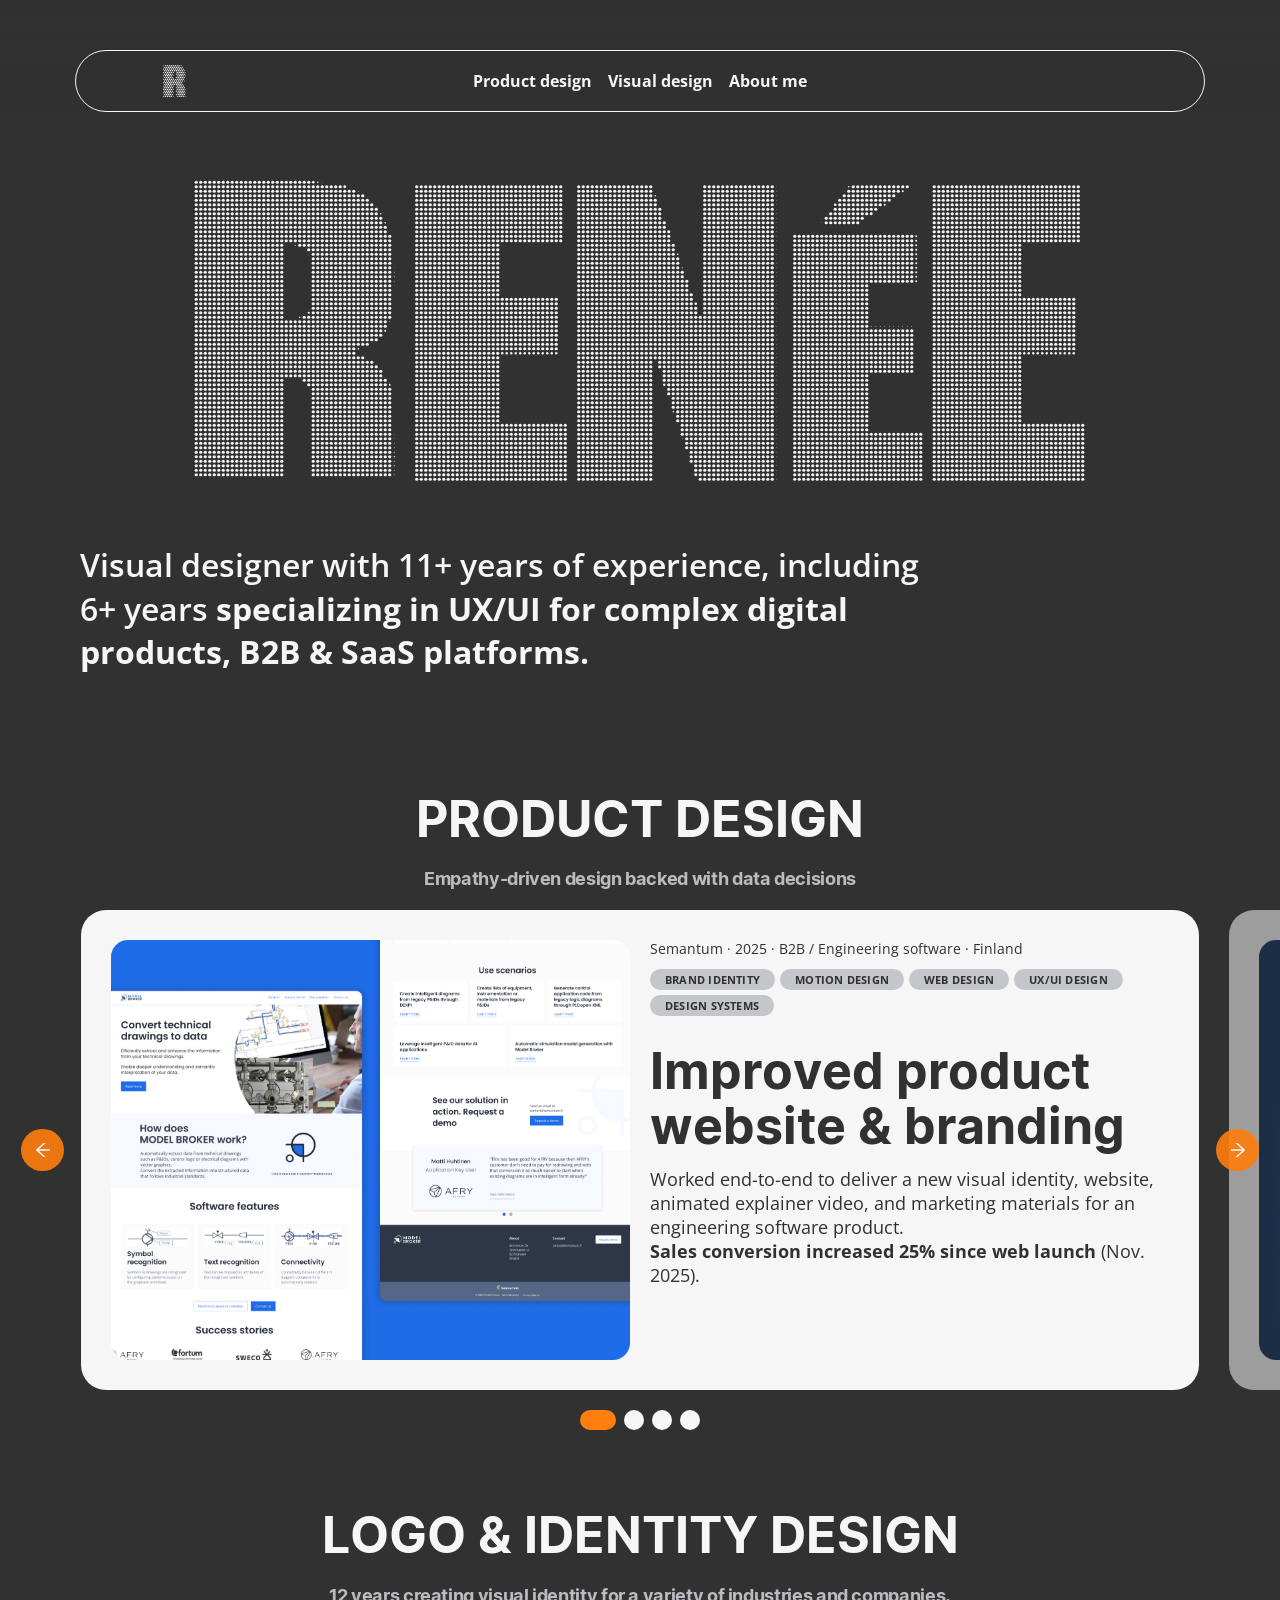
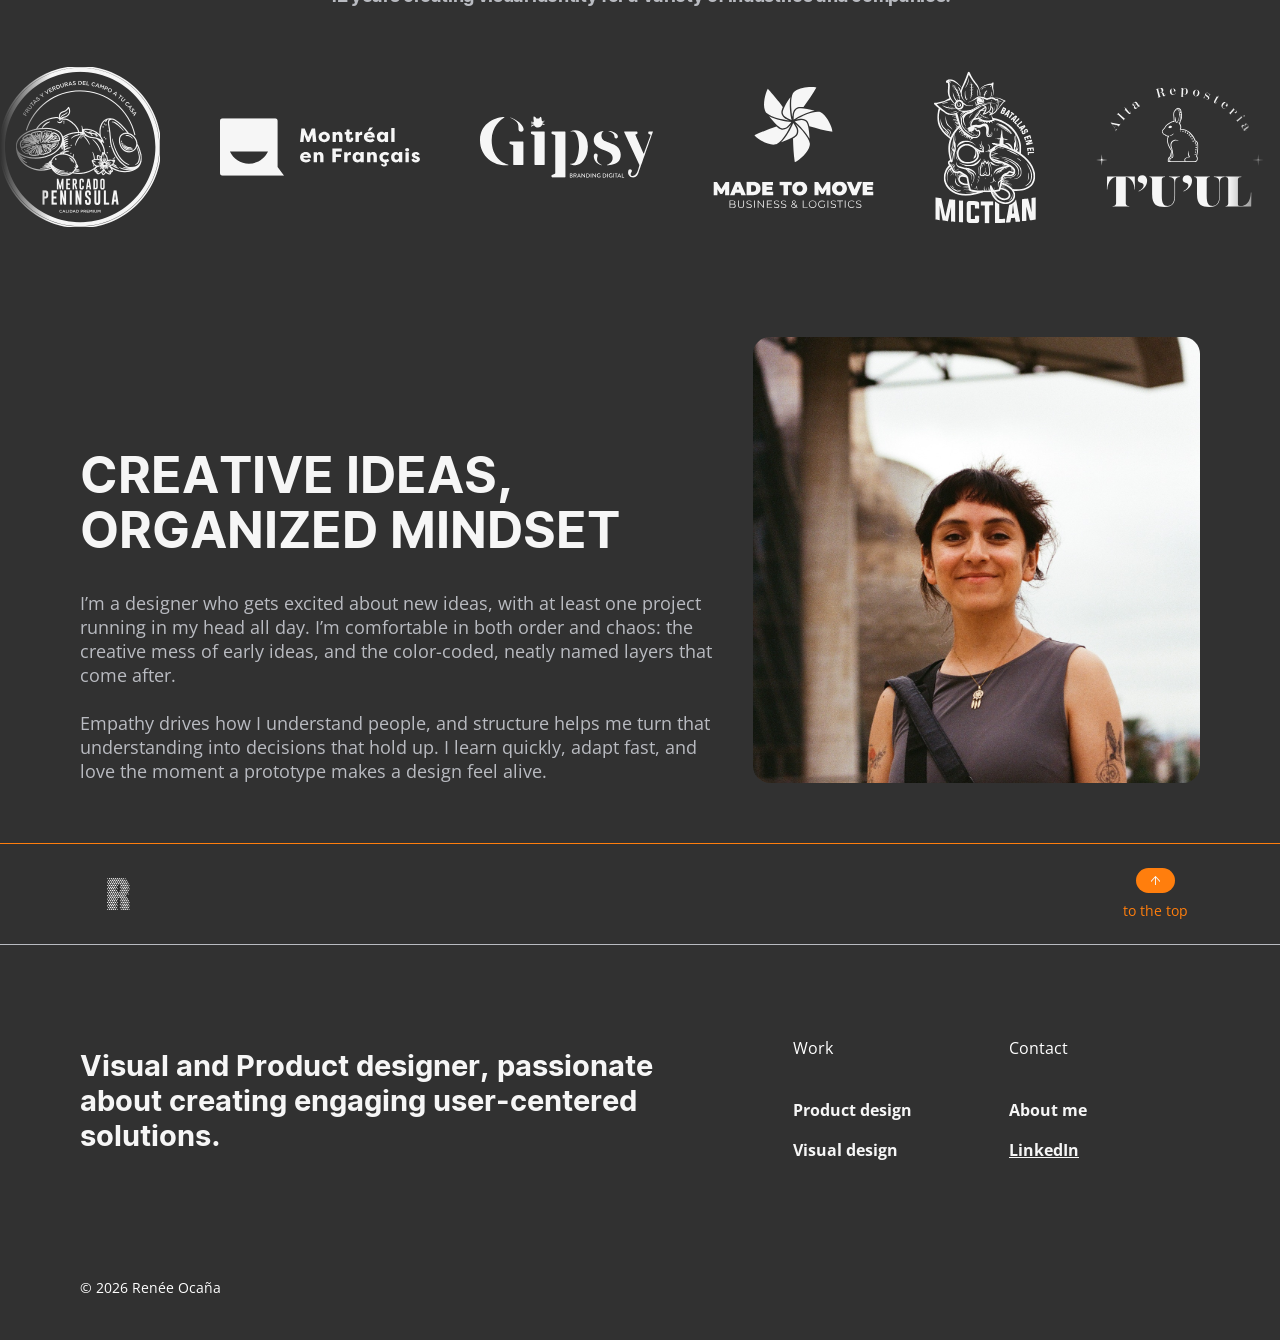
<file: index.html>
<!doctype html>
<html lang="en">
<head>
  <meta charset="utf-8">
  <meta name="viewport" content="width=device-width, initial-scale=1">
  <title>Renée Ocaña — Visual &amp; Product Designer</title>
  <meta name="description" content="Renée Ocaña — visual designer with 11+ years of experience, including 6+ years in UX/UI for complex digital products, B2B &amp; SaaS platforms. Based in Espoo, Finland.">
  <meta property="og:title" content="Renée Ocaña — Visual &amp; Product Designer">
  <meta property="og:description" content="Visual designer with 11+ years of experience, including 6+ years in UX/UI for complex digital products, B2B &amp; SaaS platforms.">
  <meta name="theme-color" content="#313131">
  <link rel="icon" href="assets/logos/renee-r.svg" type="image/svg+xml">
  <link rel="preconnect" href="https://fonts.googleapis.com">
  <link rel="preconnect" href="https://fonts.gstatic.com" crossorigin>
  <link href="https://fonts.googleapis.com/css2?family=Konkhmer+Sleokchher&family=Open+Sans:wght@400;600;700&display=swap" rel="stylesheet">
  <link rel="stylesheet" href="assets/css/tokens.css">
  <link rel="stylesheet" href="assets/css/base.css">
  <link rel="stylesheet" href="assets/css/components.css">
  <link rel="stylesheet" href="assets/css/pages.css">
  <script src="assets/js/components.js" defer></script>
</head>
<body>
  <site-nav></site-nav>

  <main id="main">
    <section class="hero container">
      <h1 class="visually-hidden">Renée Ocaña</h1>
      <dot-shader class="hero__wordmark" spacing="4.5">
        <svg aria-hidden="true" focusable="false" xmlns="http://www.w3.org/2000/svg" viewBox="0 0 892 298"><g transform="translate(737 4.8)"><path d="M0 0H148.31V58.68H88.95V110.27H144.51V166.05H88.95V234.52H154.23V293.2H0Z" fill="#f6f6f6"/></g><g transform="translate(599 4)"><path d="M0 48.77H123.59V97.85H74.12V140.35H120.43V187H74.12V244.92H128.52V294H0ZM120.07 0 62.15 41.05H26.41L57.4 0Z" fill="#f6f6f6"/></g><g transform="translate(383 4.8)"><path d="M199.21 0V293.2H121.01L74.6 159.91V293.2H0V0H74.6L124.61 132.02V0Z" fill="#f6f6f6"/></g><g transform="translate(219 4.8)"><path d="M0 0H148.31V58.68H88.95V110.27H144.51V166.05H88.95V234.52H154.23V293.2H0Z" fill="#f6f6f6"/></g><g transform="translate(0.66 0.8)"><path d="M1.34 0H64.24C106.18 0 134.53 1.74 149.31 5.21 164.22 8.68 176.32 17.59 185.61 31.94 195.04 46.13 199.69 60.54 199.69 91.79 199.69 120.33 196.39 139.51 189.77 149.32 183.16 159.14 170.14 165.03 150.73 166.99 168.31 171.67 180.14 177.94 186.19 185.79 192.24 193.64 195.97 200.89 197.37 207.53 198.92 214.02 199.75 240.39 199.75 269.98L199.59 292.2H118.41L117.22 244.84C117.22 225.21 115.69 204.74 112.73 200.06 109.92 195.38 102.39 193.04 90.15 193.04L90.21 293.06 0 292.7ZM90.21 62.74 90.15 135.96C100.14 135.96 107.1 134.52 111.04 131.66 115.12 128.64 117.22 127.37 117.22 111.21V91.05C117.22 79.42 115.25 71.8 111.31 68.18 107.51 64.55 100.48 62.74 90.21 62.74Z" fill="#f6f6f6"/></g></svg>
      </dot-shader>
      <p class="hero__intro lead">Visual designer with 11+ years of experience, including 6+ years <strong>specializing in UX/UI for complex digital products, B2B &amp; SaaS platforms.</strong></p>
    </section>

    <section class="product" aria-labelledby="product-title">
      <div class="section-title reveal">
        <h2 class="h2" id="product-title">Product design</h2>
        <p class="h4 muted">Empathy-driven design backed with data decisions</p>
      </div>

      <case-slider label="Selected product design work">
        <case-card image="assets/img/work-semantum.jpg" alt="Model Broker product website pages designed for Semantum"
                   details="Semantum · 2025 · B2B / Engineering software · Finland"
                   tags="Brand identity, Motion design, Web design, UX/UI design, Design systems">
          <h3 slot="title">Improved product website &amp; branding</h3>
          <p>Worked end-to-end to deliver a new visual identity, website, animated explainer video, and marketing materials for an engineering software product.<br><strong>Sales conversion increased 25% since web launch</strong> (Nov. 2025).</p>
        </case-card>

        <case-card image="assets/img/work-sievo.jpg" alt="Sievo Academy learning platform with the redesigned navigation and header"
                   details="Sievo · 2026 · B2B SaaS / Learning platform · Finland"
                   tags="UX/UI design, Information architecture, User research, Design systems, AI leverage, HTML/CSS/JS">
          <h3 slot="title">Redesigned navigation and content hierarchy</h3>
          <p>Redesigned the navigation, content hierarchy and header for Sievo's learning platform. Working within tight platform constraints to ship a quick win that <strong>dropped user friction.</strong></p>
        </case-card>

        <case-card image="assets/img/work-karma-dashboard.jpg" alt="Campaign reporting dashboard with charts for Twitch influencer campaigns"
                   details="Karma Pulse · 2024 · SaaS · Mexico"
                   tags="Product design, User research, User flows, Data visualization, Illustration">
          <h3 slot="title">Iterated multi-user dashboard</h3>
          <p>Collaborated with different stakeholders to improve a multi-user campaign management platform that automated reporting for Twitch influencer campaigns.<br><strong>Dashboard usage improved delivery reports time by 60%.</strong></p>
        </case-card>

        <case-card image="assets/img/work-water-platform.jpg" alt="Mexico's national water data platform with charts, filters and a map"
                   details="Karma Pulse · 2024 · Government / Data platform &amp; Investigation repository · Mexico"
                   tags="UX/UI design, Information architecture, User research, User flows, Data visualization, Design systems">
          <h3 slot="title">Improved information architecture</h3>
          <p>Redesigned search, filters and geographic data visualization for Mexico's national water platform. <strong>Improved data story telling with correct hierarchy resulted in better visibility and findable content.</strong></p>
        </case-card>
      </case-slider>
    </section>

    <section class="logos" aria-labelledby="logos-title">
      <div class="section-title reveal">
        <h2 class="h2" id="logos-title">Logo &amp; identity design</h2>
        <p class="h4 muted">12 years creating visual identity for a variety of industries and companies.</p>
      </div>

      <logo-marquee>
        <img src="assets/logos/mercado-peninsula.png" alt="Mercado Península" style="--w:160" loading="lazy">
        <img src="assets/logos/montreal-en-francais.svg" alt="Montréal en Français" style="--w:200" loading="lazy">
        <img src="assets/logos/gipsy.svg" alt="Gipsy Branding" style="--w:173" loading="lazy">
        <img src="assets/logos/m-to-m.svg" alt="Made to Move" style="--w:161" loading="lazy">
        <img src="assets/logos/batallas-en-el-mictlan.svg" alt="Batallas en el Mictlán" style="--w:102" loading="lazy">
        <img src="assets/logos/tuul.svg" alt="T'U'UL Alta Repostería" style="--w:168" loading="lazy">
        <img src="assets/logos/dr-pliego.svg" alt="Dr. Pliego" style="--w:215" loading="lazy">
        <img src="assets/logos/corazon-artesanal.svg" alt="Corazón Artesanal" style="--w:114" loading="lazy">
        <img src="assets/logos/fibo.svg" alt="Fibonacci" style="--w:203" loading="lazy">
        <a href="https://www.semantum.fi/products/SULCA/"><img src="assets/logos/sulca.svg" alt="Sulca" style="--w:179" loading="lazy"></a>
        <a href="https://www.model-broker.com/"><img src="assets/logos/model-broker.svg" alt="Model Broker" style="--w:204" loading="lazy"></a>
        <img src="assets/logos/kavka.svg" alt="Kavka" style="--w:89" loading="lazy">
        <img src="assets/logos/la-petite-maid.svg" alt="La Petite Maid" style="--w:170" loading="lazy">
        <img src="assets/logos/se-lecto-cafe.svg" alt="Se-Lecto Café" style="--w:114" loading="lazy">
        <img src="assets/logos/vission.svg" alt="Vission" style="--w:168" loading="lazy">
        <img src="assets/logos/bixdy.svg" alt="Bixdy" style="--w:144" loading="lazy">
        <img src="assets/logos/alkimia.svg" alt="Alkimia Ancestral" style="--w:108" loading="lazy">
        <img src="assets/logos/rey-agave.svg" alt="Rey Agave" style="--w:142" loading="lazy">
        <img src="assets/logos/human-talent.svg" alt="Human Talent" style="--w:137" loading="lazy">
        <img src="assets/logos/asesor-inmo.svg" alt="Asesor Patrimonial" style="--w:118" loading="lazy">
        <img src="assets/logos/estambres-mx.svg" alt="Estambres México" style="--w:134" loading="lazy">
        <img src="assets/logos/don-carnitas.svg" alt="Don Carnitas" style="--w:149" loading="lazy">
        <img src="assets/logos/barbacoa-ceron.png" alt="Barbacoa Cerón" style="--w:159" loading="lazy">
      </logo-marquee>
    </section>

    <section class="about-teaser container" aria-labelledby="about-title">
      <div class="about-teaser__grid">
        <div class="about-teaser__text reveal">
          <h2 class="h2 uppercase" id="about-title">Creative ideas,<br>organized mindset</h2>
          <div class="body muted">
            <p>I’m a designer who gets excited about new ideas, with at least one project running in my head all day. I’m comfortable in both order and chaos: the creative mess of early ideas, and the color-coded, neatly named layers that come after.</p>
            <p>Empathy drives how I understand people, and structure helps me turn that understanding into decisions that hold up. I learn quickly, adapt fast, and love the moment a prototype makes a design feel alive.</p>
          </div>
        </div>
        <img class="about-teaser__img reveal" src="assets/img/renee-portrait.jpg" alt="Renée smiling outdoors, holding a camera" loading="lazy">
      </div>
    </section>
  </main>

  <site-footer></site-footer>
</body>
</html>
</file>
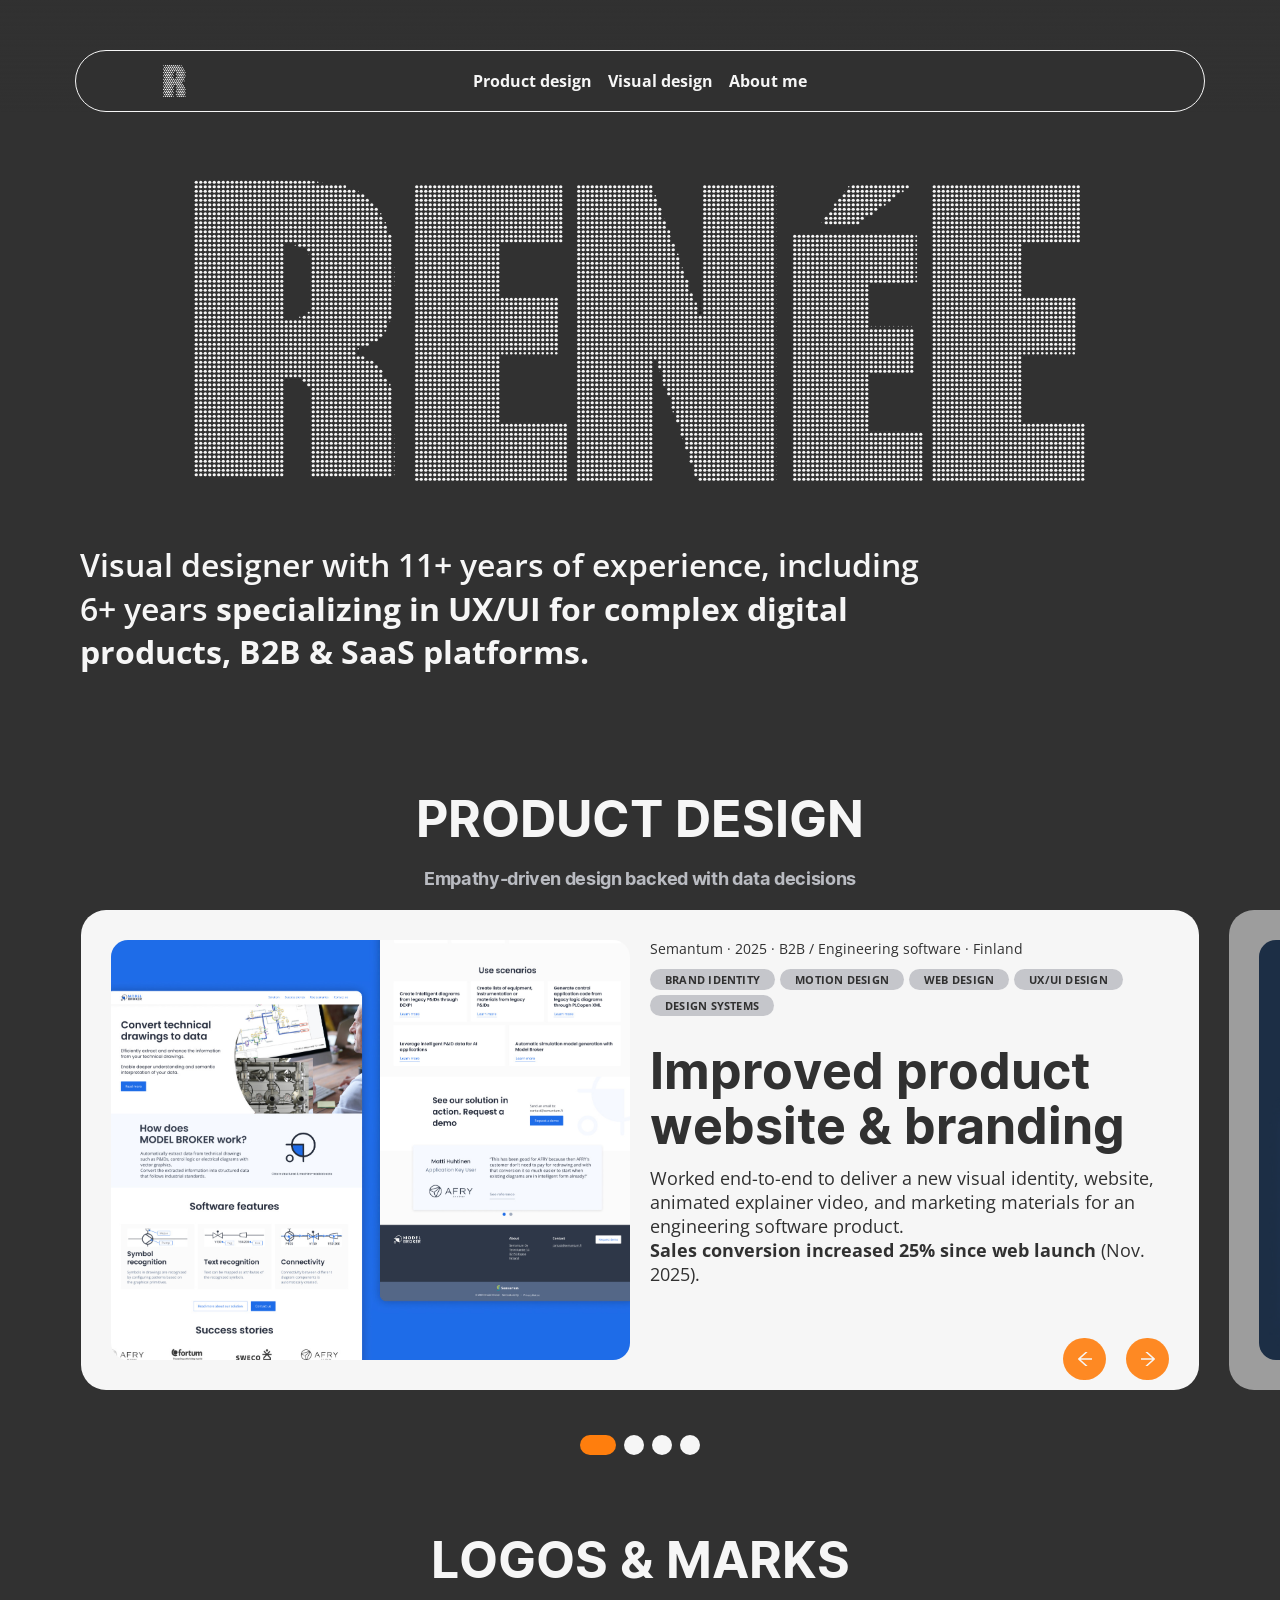
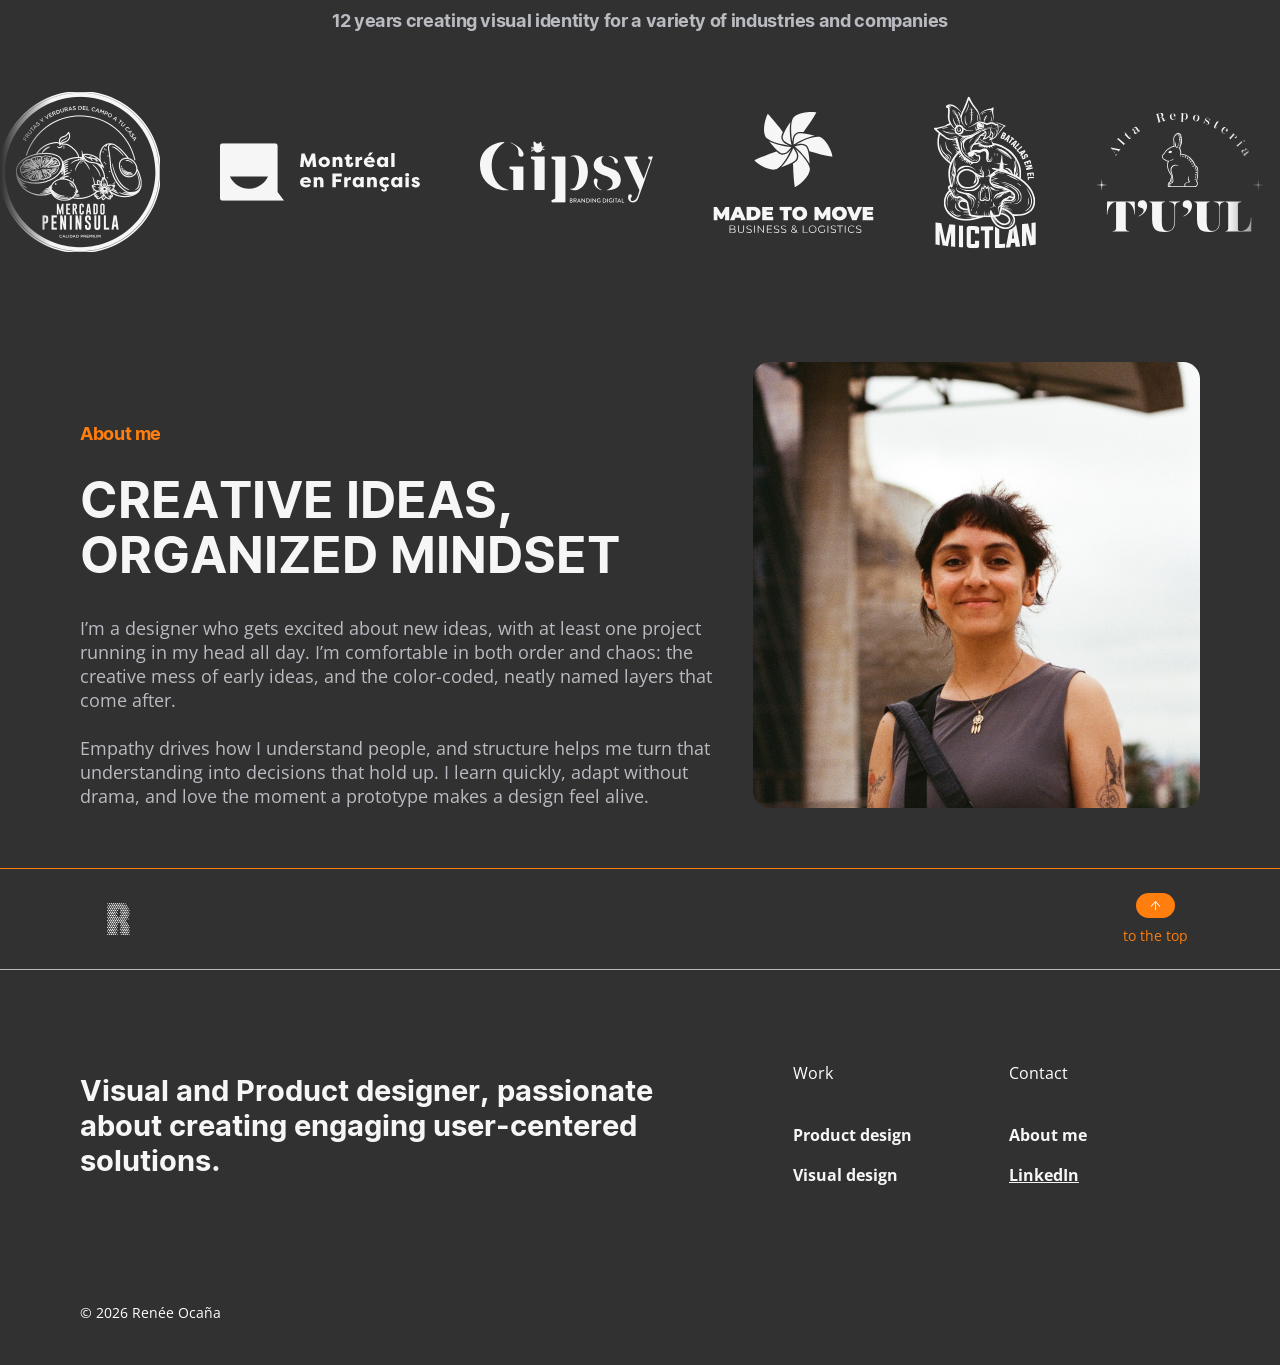
<file: site/index.html>
<!doctype html>
<html lang="en">
<head>
  <meta charset="utf-8">
  <meta name="viewport" content="width=device-width, initial-scale=1">
  <title>Renée Ocaña — Visual &amp; Product Designer</title>
  <meta name="description" content="Renée Ocaña — visual designer with 11+ years of experience, including 6+ years in UX/UI for complex digital products, B2B &amp; SaaS platforms. Based in Espoo, Finland.">
  <meta property="og:title" content="Renée Ocaña — Visual &amp; Product Designer">
  <meta property="og:description" content="Visual designer with 11+ years of experience, including 6+ years in UX/UI for complex digital products, B2B &amp; SaaS platforms.">
  <meta name="theme-color" content="#313131">
  <link rel="icon" href="assets/logos/renee-r.svg" type="image/svg+xml">
  <link rel="preconnect" href="https://fonts.googleapis.com">
  <link rel="preconnect" href="https://fonts.gstatic.com" crossorigin>
  <link href="https://fonts.googleapis.com/css2?family=Konkhmer+Sleokchher&family=Open+Sans:wght@400;600;700&display=swap" rel="stylesheet">
  <link rel="stylesheet" href="assets/css/tokens.css">
  <link rel="stylesheet" href="assets/css/base.css">
  <link rel="stylesheet" href="assets/css/components.css">
  <link rel="stylesheet" href="assets/css/pages.css">
  <script src="assets/js/components.js" defer></script>
</head>
<body>
  <site-nav></site-nav>

  <main id="main">
    <section class="hero container">
      <h1 class="visually-hidden">Renée Ocaña</h1>
      <dot-shader class="hero__wordmark" spacing="4.5">
        <svg aria-hidden="true" focusable="false" xmlns="http://www.w3.org/2000/svg" viewBox="0 0 892 298"><g transform="translate(737 4.8)"><path d="M0 0H148.31V58.68H88.95V110.27H144.51V166.05H88.95V234.52H154.23V293.2H0Z" fill="#f6f6f6"/></g><g transform="translate(599 4)"><path d="M0 48.77H123.59V97.85H74.12V140.35H120.43V187H74.12V244.92H128.52V294H0ZM120.07 0 62.15 41.05H26.41L57.4 0Z" fill="#f6f6f6"/></g><g transform="translate(383 4.8)"><path d="M199.21 0V293.2H121.01L74.6 159.91V293.2H0V0H74.6L124.61 132.02V0Z" fill="#f6f6f6"/></g><g transform="translate(219 4.8)"><path d="M0 0H148.31V58.68H88.95V110.27H144.51V166.05H88.95V234.52H154.23V293.2H0Z" fill="#f6f6f6"/></g><g transform="translate(0.66 0.8)"><path d="M1.34 0H64.24C106.18 0 134.53 1.74 149.31 5.21 164.22 8.68 176.32 17.59 185.61 31.94 195.04 46.13 199.69 60.54 199.69 91.79 199.69 120.33 196.39 139.51 189.77 149.32 183.16 159.14 170.14 165.03 150.73 166.99 168.31 171.67 180.14 177.94 186.19 185.79 192.24 193.64 195.97 200.89 197.37 207.53 198.92 214.02 199.75 240.39 199.75 269.98L199.59 292.2H118.41L117.22 244.84C117.22 225.21 115.69 204.74 112.73 200.06 109.92 195.38 102.39 193.04 90.15 193.04L90.21 293.06 0 292.7ZM90.21 62.74 90.15 135.96C100.14 135.96 107.1 134.52 111.04 131.66 115.12 128.64 117.22 127.37 117.22 111.21V91.05C117.22 79.42 115.25 71.8 111.31 68.18 107.51 64.55 100.48 62.74 90.21 62.74Z" fill="#f6f6f6"/></g></svg>
      </dot-shader>
      <p class="hero__intro lead">Visual designer with 11+ years of experience, including 6+ years <strong>specializing in UX/UI for complex digital products, B2B &amp; SaaS platforms.</strong></p>
    </section>

    <section class="product" aria-labelledby="product-title">
      <div class="section-title reveal">
        <h2 class="h2" id="product-title">Product design</h2>
        <p class="h4 muted">Empathy-driven design backed with data decisions</p>
      </div>

      <case-slider label="Selected product design work">
        <case-card image="assets/img/work-semantum.jpg" alt="Model Broker product website pages designed for Semantum"
                   details="Semantum · 2025 · B2B / Engineering software · Finland"
                   tags="Brand identity, Motion design, Web design, UX/UI design, Design systems">
          <h3 slot="title">Improved product website &amp; branding</h3>
          <p>Worked end-to-end to deliver a new visual identity, website, animated explainer video, and marketing materials for an engineering software product.<br><strong>Sales conversion increased 25% since web launch</strong> (Nov. 2025).</p>
        </case-card>

        <case-card image="assets/img/work-sievo.jpg" alt="Sievo Academy learning platform with the redesigned navigation and header"
                   details="Sievo · 2026 · B2B SaaS / Learning platform · Finland"
                   tags="UX/UI design, Information architecture, User research, Design systems, AI leverage, HTML/CSS/JS">
          <h3 slot="title">Redesigned navigation and content hierarchy</h3>
          <p>Redesigned the navigation, content hierarchy and header for Sievo's learning platform. Working within tight platform constraints to ship a quick win that <strong>dropped user friction.</strong></p>
        </case-card>

        <case-card image="assets/img/work-karma-dashboard.jpg" alt="Campaign reporting dashboard with charts for Twitch influencer campaigns"
                   details="Karma Pulse · 2024 · SaaS · Mexico"
                   tags="Product design, User research, User flows, Data visualization, Illustration">
          <h3 slot="title">Iterated multi-user dashboard</h3>
          <p>Collaborated with different stakeholders to improve a multi-user campaign management platform that automated reporting for Twitch influencer campaigns.<br><strong>Dashboard usage improved delivery reports time by 60%.</strong></p>
        </case-card>

        <case-card image="assets/img/work-water-platform.jpg" alt="Mexico's national water data platform with charts, filters and a map"
                   details="Karma Pulse · 2024 · Government / Data platform &amp; Investigation repository · Mexico"
                   tags="UX/UI design, Information architecture, User research, User flows, Data visualization, Design systems">
          <h3 slot="title">Improved information architecture</h3>
          <p>Redesigned search, filters and geographic data visualization for Mexico's national water platform. <strong>Improved data story telling with correct hierarchy resulted in better visibility and findable content.</strong></p>
        </case-card>
      </case-slider>
    </section>

    <section class="logos" aria-labelledby="logos-title">
      <div class="section-title reveal">
        <h2 class="h2" id="logos-title">Logos &amp; marks</h2>
        <p class="h4 muted">12 years creating visual identity for a variety of industries and companies</p>
      </div>

      <logo-marquee>
        <img src="assets/logos/mercado-peninsula.png" alt="Mercado Península" style="--w:160" loading="lazy">
        <img src="assets/logos/montreal-en-francais.svg" alt="Montréal en Français" style="--w:200" loading="lazy">
        <img src="assets/logos/gipsy.svg" alt="Gipsy" style="--w:173" loading="lazy">
        <img src="assets/logos/m-to-m.svg" alt="Made to Move" style="--w:161" loading="lazy">
        <img src="assets/logos/batallas-en-el-mictlan.svg" alt="Batallas en el Mictlán" style="--w:102" loading="lazy">
        <img src="assets/logos/tuul.svg" alt="T'U'UL Alta Repostería" style="--w:168" loading="lazy">
        <img src="assets/logos/dr-pliego.svg" alt="Dr. Pliego" style="--w:215" loading="lazy">
        <img src="assets/logos/corazon-artesanal.svg" alt="Corazón Artesanal" style="--w:114" loading="lazy">
        <img src="assets/logos/fibo.svg" alt="Fibonacci" style="--w:203" loading="lazy">
        <a href="https://www.semantum.fi/products/SULCA/"><img src="assets/logos/sulca.svg" alt="Sulca" style="--w:179" loading="lazy"></a>
        <a href="https://www.model-broker.com/"><img src="assets/logos/model-broker.svg" alt="Model Broker" style="--w:204" loading="lazy"></a>
        <img src="assets/logos/kavka.svg" alt="Kavka" style="--w:89" loading="lazy">
        <img src="assets/logos/la-petite-maid.svg" alt="La Petite Maid" style="--w:170" loading="lazy">
        <img src="assets/logos/se-lecto-cafe.svg" alt="Se-Lecto Café" style="--w:114" loading="lazy">
        <img src="assets/logos/vission.svg" alt="Vission" style="--w:168" loading="lazy">
        <img src="assets/logos/bixdy.svg" alt="Bixdy" style="--w:144" loading="lazy">
        <img src="assets/logos/alkimia.svg" alt="Alkimia Ancestral" style="--w:108" loading="lazy">
        <img src="assets/logos/rey-agave.svg" alt="Rey Agave" style="--w:142" loading="lazy">
        <img src="assets/logos/human-talent.svg" alt="Human Talent" style="--w:137" loading="lazy">
        <img src="assets/logos/asesor-inmo.svg" alt="Asesor Patrimonial" style="--w:118" loading="lazy">
        <img src="assets/logos/estambres-mx.svg" alt="Estambres México" style="--w:134" loading="lazy">
        <img src="assets/logos/don-carnitas.svg" alt="Don Carnitas" style="--w:149" loading="lazy">
        <img src="assets/logos/barbacoa-ceron.png" alt="Barbacoa Cerón" style="--w:159" loading="lazy">
      </logo-marquee>
    </section>

    <section class="about-teaser container" aria-labelledby="about-title">
      <div class="about-teaser__grid">
        <div class="about-teaser__text reveal">
          <p class="h4 accent">About me</p>
          <h2 class="h2 uppercase" id="about-title">Creative ideas,<br>organized mindset</h2>
          <div class="body muted">
            <p>I’m a designer who gets excited about new ideas, with at least one project running in my head all day. I’m comfortable in both order and chaos: the creative mess of early ideas, and the color-coded, neatly named layers that come after.</p>
            <p>Empathy drives how I understand people, and structure helps me turn that understanding into decisions that hold up. I learn quickly, adapt without drama, and love the moment a prototype makes a design feel alive.</p>
          </div>
        </div>
        <img class="about-teaser__img reveal" src="assets/img/renee-portrait.jpg" alt="Renée smiling outdoors, holding a camera" loading="lazy">
      </div>
    </section>
  </main>

  <site-footer></site-footer>
</body>
</html>
</file>
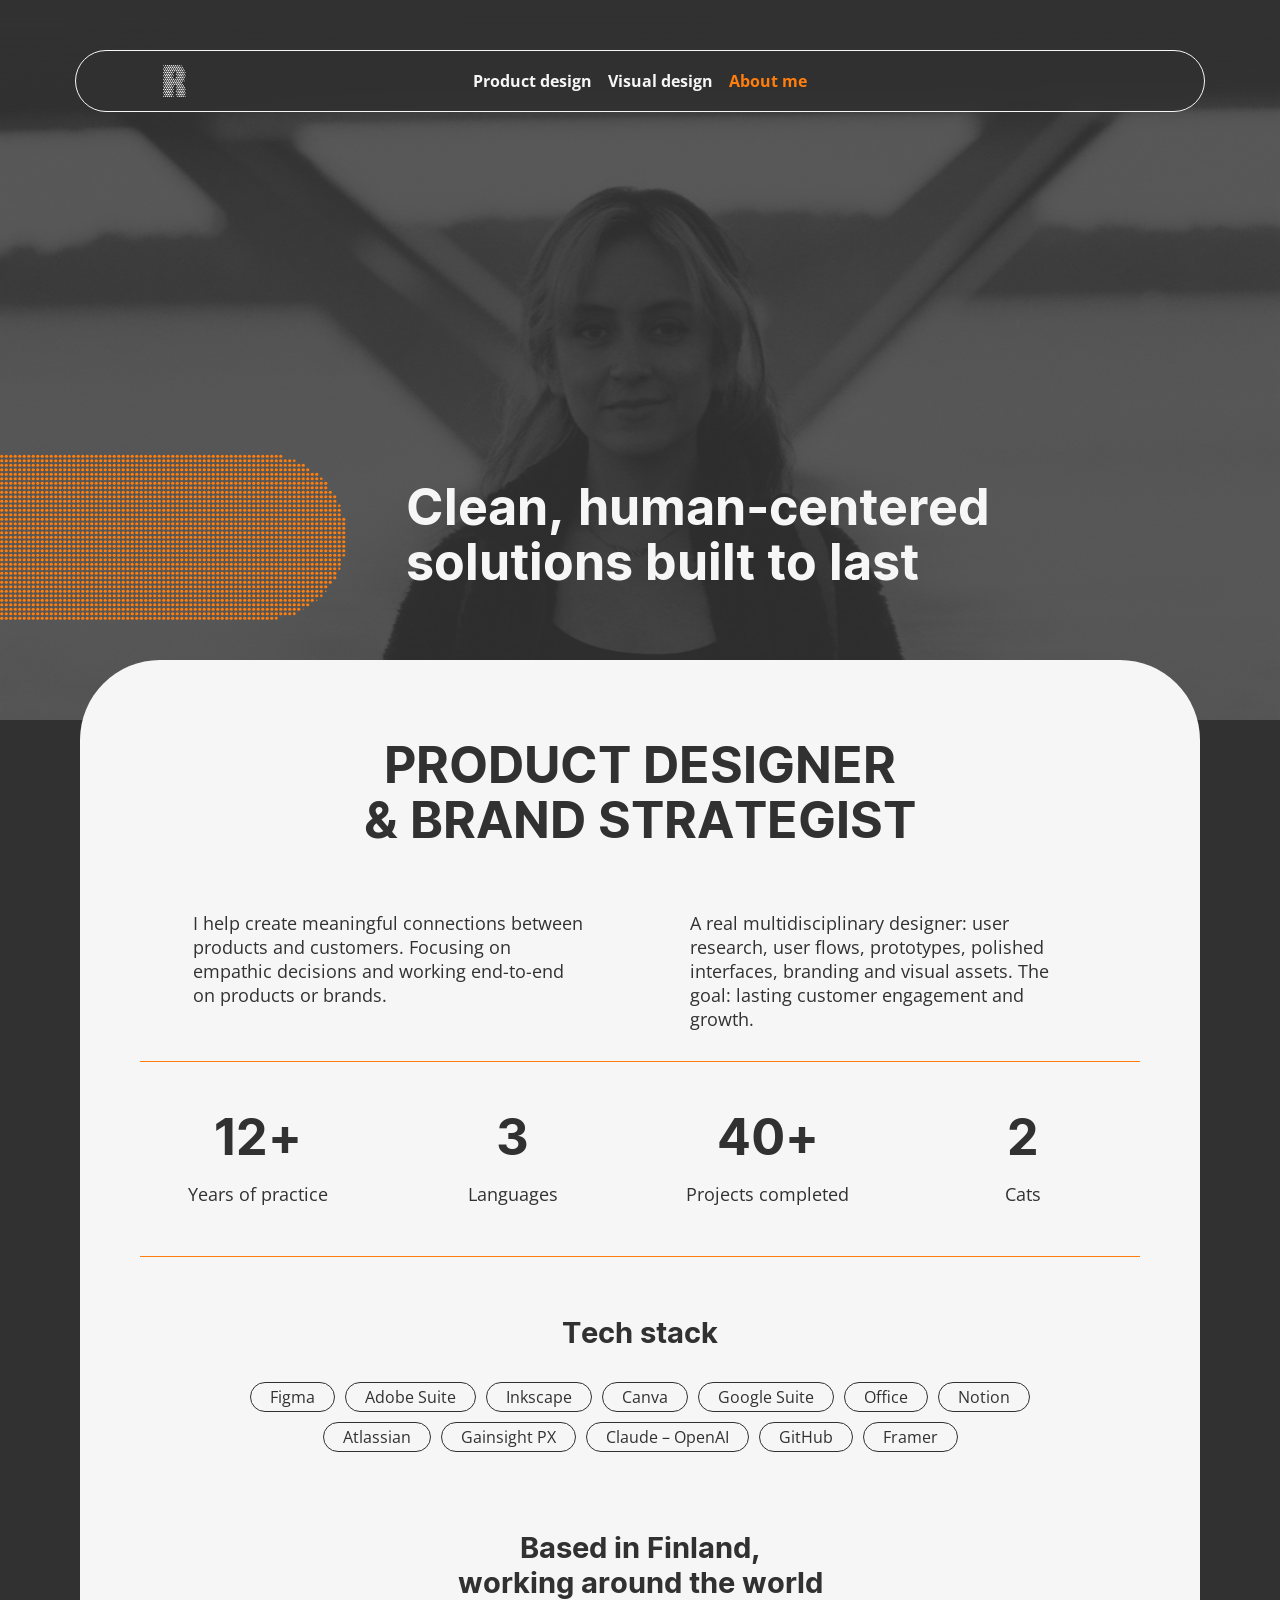
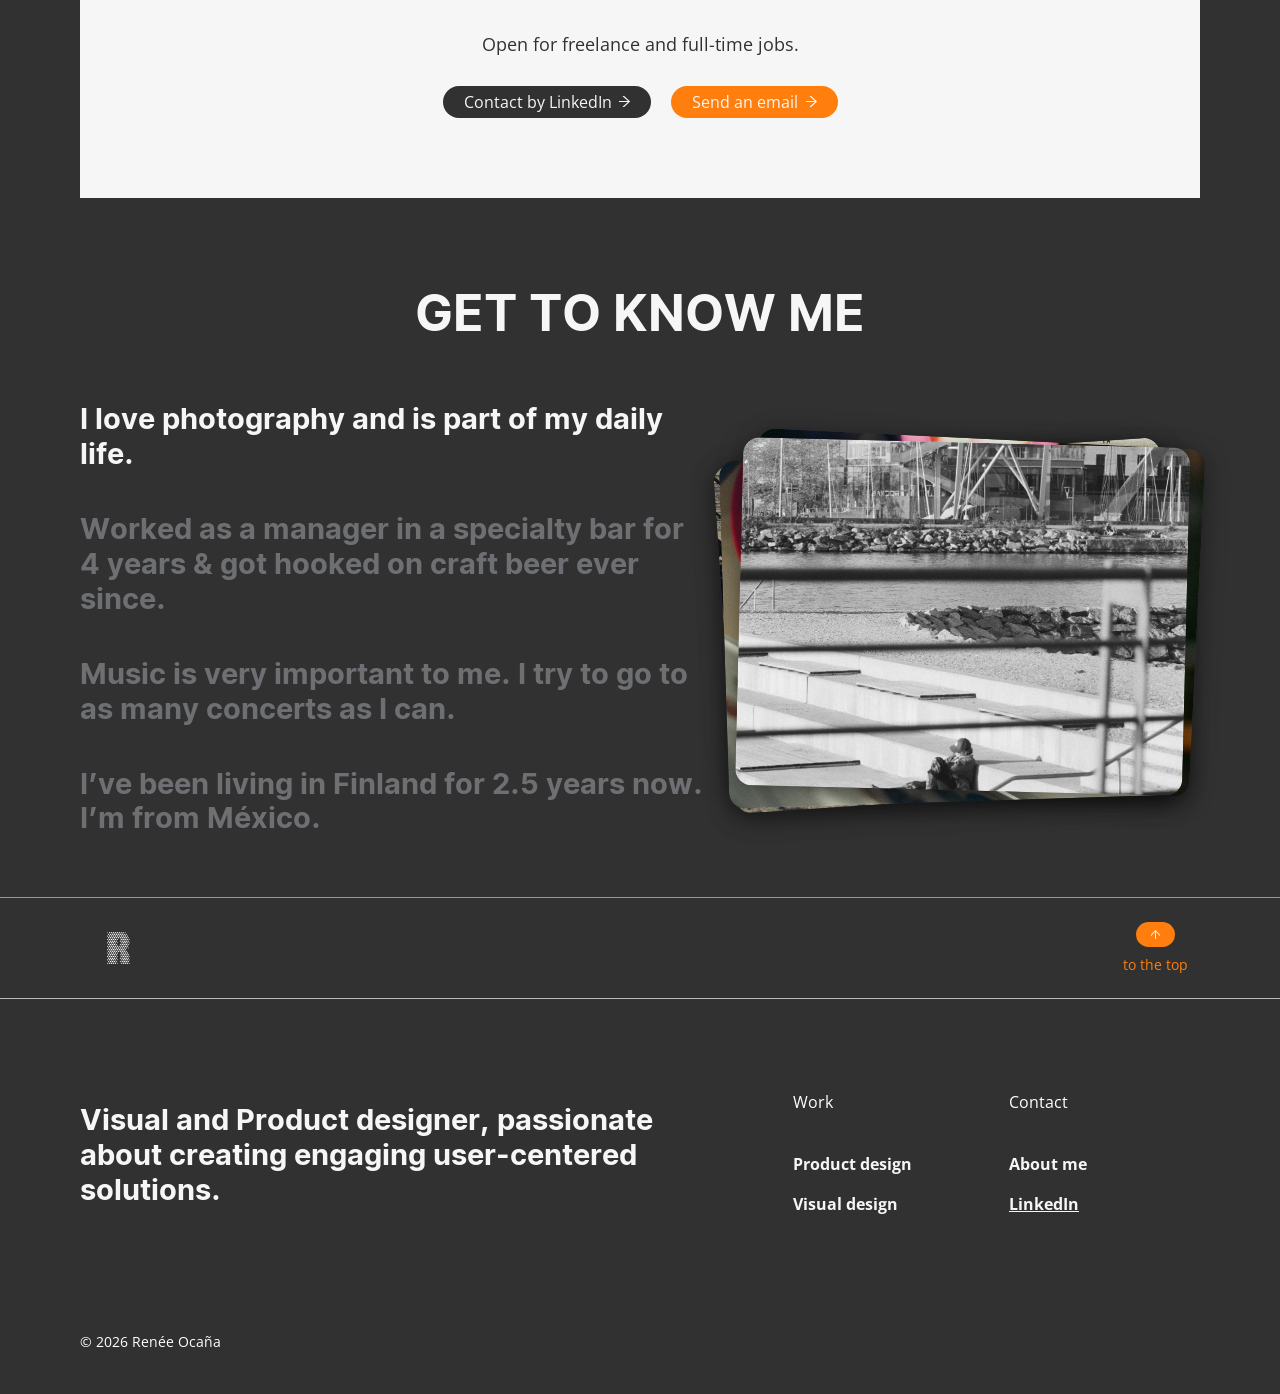
<file: about.html>
<!doctype html>
<html lang="en">
<head>
  <meta charset="utf-8">
  <meta name="viewport" content="width=device-width, initial-scale=1">
  <title>About me — Renée Ocaña</title>
  <meta name="description" content="Renée Ocaña — product designer and brand strategist based in Espoo, Finland. Open for freelance and full-time jobs.">
  <meta property="og:title" content="About me — Renée Ocaña">
  <meta property="og:description" content="Designer by trade, empath by nature.">
  <meta name="theme-color" content="#313131">
  <link rel="icon" href="assets/logos/renee-r.svg" type="image/svg+xml">
  <link rel="preconnect" href="https://fonts.googleapis.com">
  <link rel="preconnect" href="https://fonts.gstatic.com" crossorigin>
  <link href="https://fonts.googleapis.com/css2?family=Konkhmer+Sleokchher&family=Open+Sans:wght@400;600;700&display=swap" rel="stylesheet">
  <link rel="stylesheet" href="assets/css/tokens.css">
  <link rel="stylesheet" href="assets/css/base.css">
  <link rel="stylesheet" href="assets/css/components.css">
  <link rel="stylesheet" href="assets/css/pages.css">
  <script src="assets/js/components.js" defer></script>
</head>
<body>
  <site-nav current="about"></site-nav>

  <main id="main">
    <section class="about-hero">
      <img class="about-hero__bg" src="assets/img/about-hero.jpg" alt="">
      <div class="about-hero__inner">
        <dot-shader class="about-hero__pill" shape="pill" spacing="4.5" color="#ff7e0d" hot="#313131" aria-hidden="true"></dot-shader>
        <h1 class="h2 about-hero__title">Clean, human-centered solutions built to last</h1>
      </div>
    </section>

    <div class="container">
      <section class="profile" aria-labelledby="profile-title">
        <div class="profile__head reveal">
          <h2 class="h2 uppercase" id="profile-title">Product designer<br>&amp; brand strategist</h2>
          <div class="profile__cols body">
            <p>I help create meaningful connections between products and customers. Focusing on empathic decisions and working end-to-end on products or brands.</p>
            <p>A real multidisciplinary designer: user research, user flows, prototypes, polished interfaces, branding and visual assets. The goal: lasting customer engagement and growth.</p>
          </div>
        </div>

        <dl class="kpis reveal">
          <div><dt>Years of practice</dt><dd>12+</dd></div>
          <div><dt>Languages</dt><dd>3</dd></div>
          <div><dt>Projects completed</dt><dd>40+</dd></div>
          <div><dt>Cats</dt><dd>2</dd></div>
        </dl>

        <div class="stack reveal">
          <h2 class="h3">Tech stack</h2>
          <pill-list variant="outline" tags="Figma, Adobe Suite, Inkscape, Canva, Google Suite, Office, Notion, Atlassian, Gainsight PX, Claude – OpenAI, GitHub, Framer"></pill-list>
        </div>

        <div class="contact reveal">
          <h2 class="h3">Based in Finland,<br>working around the world</h2>
          <p class="body">Open for freelance and full-time jobs.</p>
          <div class="contact__cta">
            <a class="btn btn--dark" href="https://www.linkedin.com/in/renee-ocana/" target="_blank" rel="noopener">Contact by LinkedIn <img class="btn__icon" src="assets/icons/arrow-right.svg" alt=""></a>
            <a class="btn btn--orange" href="mailto:renee.oflo@proton.me">Send an email <img class="btn__icon" src="assets/icons/arrow-right.svg" alt=""></a>
          </div>
        </div>
      </section>
    </div>

    <section class="life container" aria-labelledby="life-title">
      <h2 class="h2 uppercase reveal" id="life-title">Get to know me</h2>
      <life-stack>
        <life-moment image="assets/img/life-photography.jpg" alt="Black-and-white photo of a person sitting on waterfront steps in front of city buildings">I love photography and is part of my daily life.</life-moment>
        <life-moment image="assets/img/life-beer.jpg" alt="Two glasses of craft beer on a bar table under neon lights">Worked as a manager in a specialty bar for 4 years &amp; got hooked on craft beer ever since.</life-moment>
        <life-moment image="assets/img/life-music.jpg" alt="A red vinyl record spinning on a turntable">Music is very important to me. I try to go to as many concerts as I can.</life-moment>
        <life-moment image="assets/img/life-finland.jpg" alt="Ladder leading into an ice-swimming hole on a frozen Finnish lake">I’ve been living in Finland for 2.5 years now. I’m from México.</life-moment>
      </life-stack>
    </section>
  </main>

  <site-footer></site-footer>
</body>
</html>
</file>
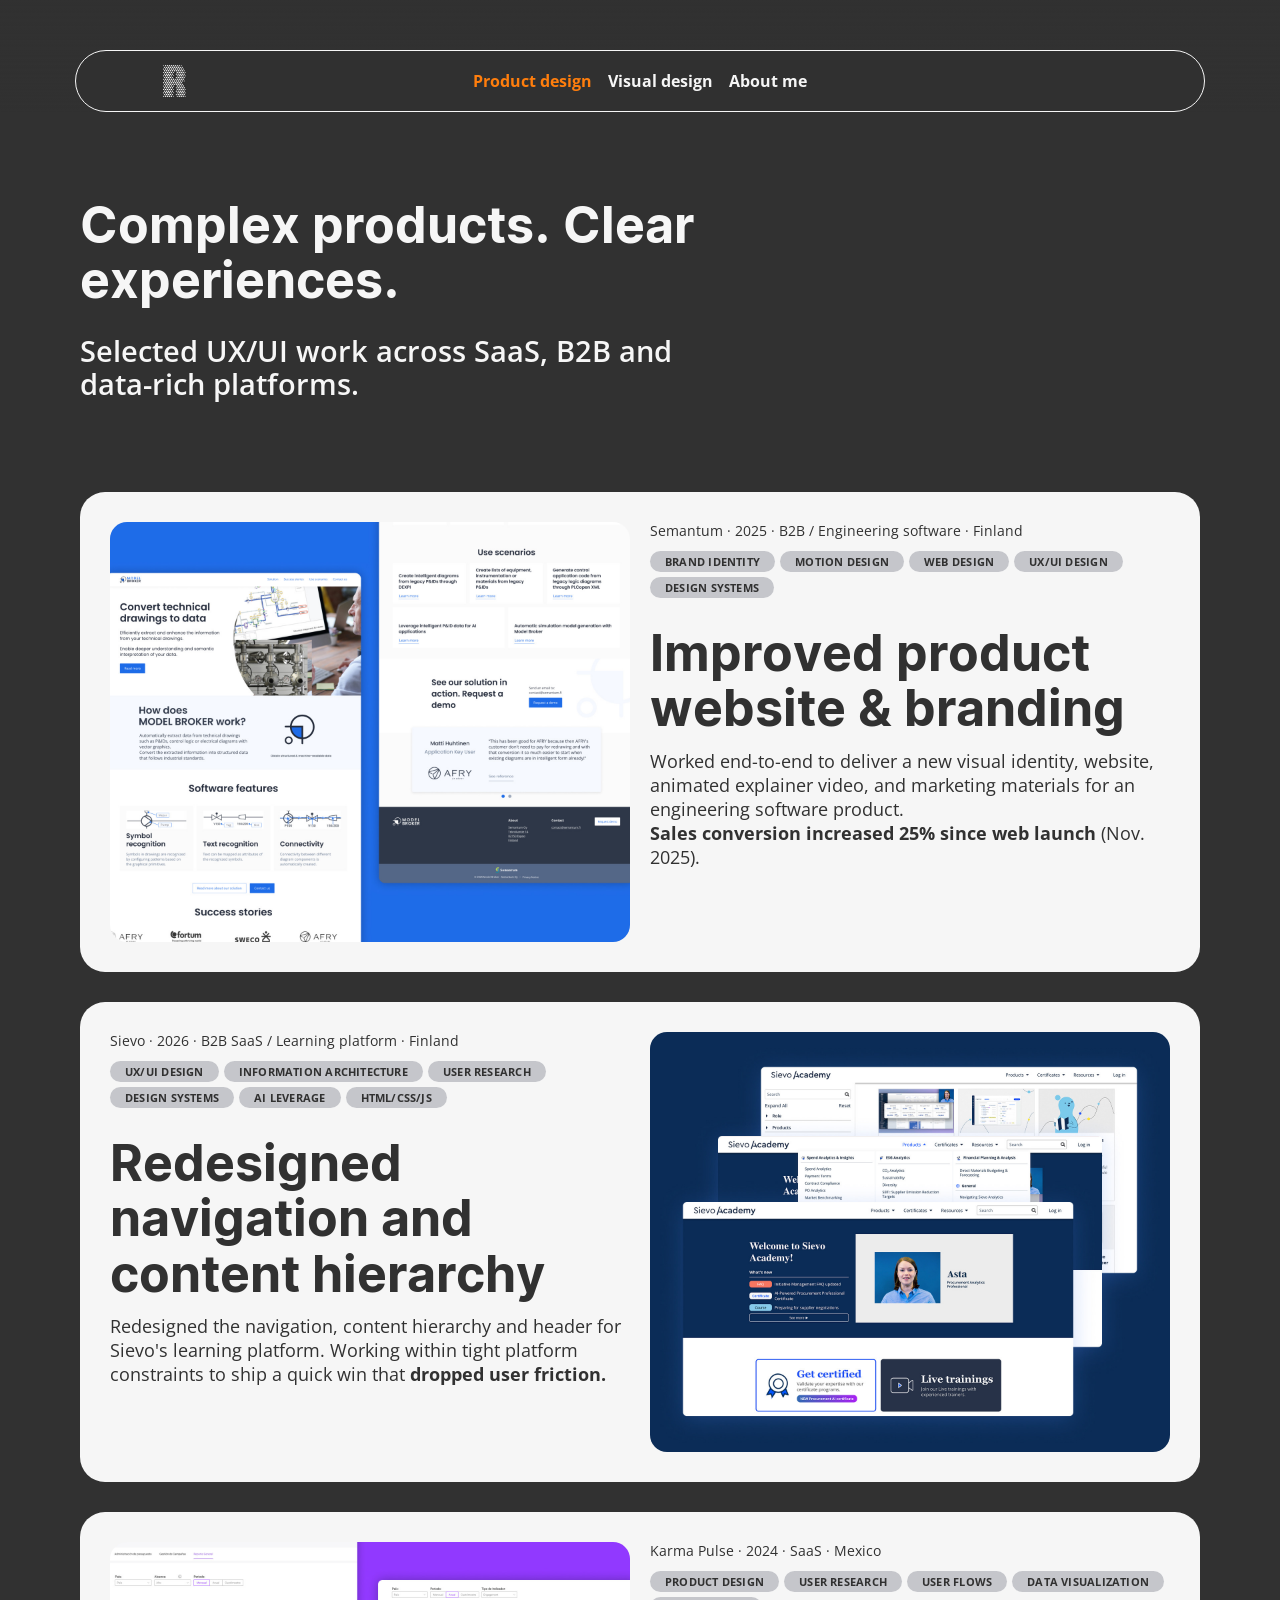
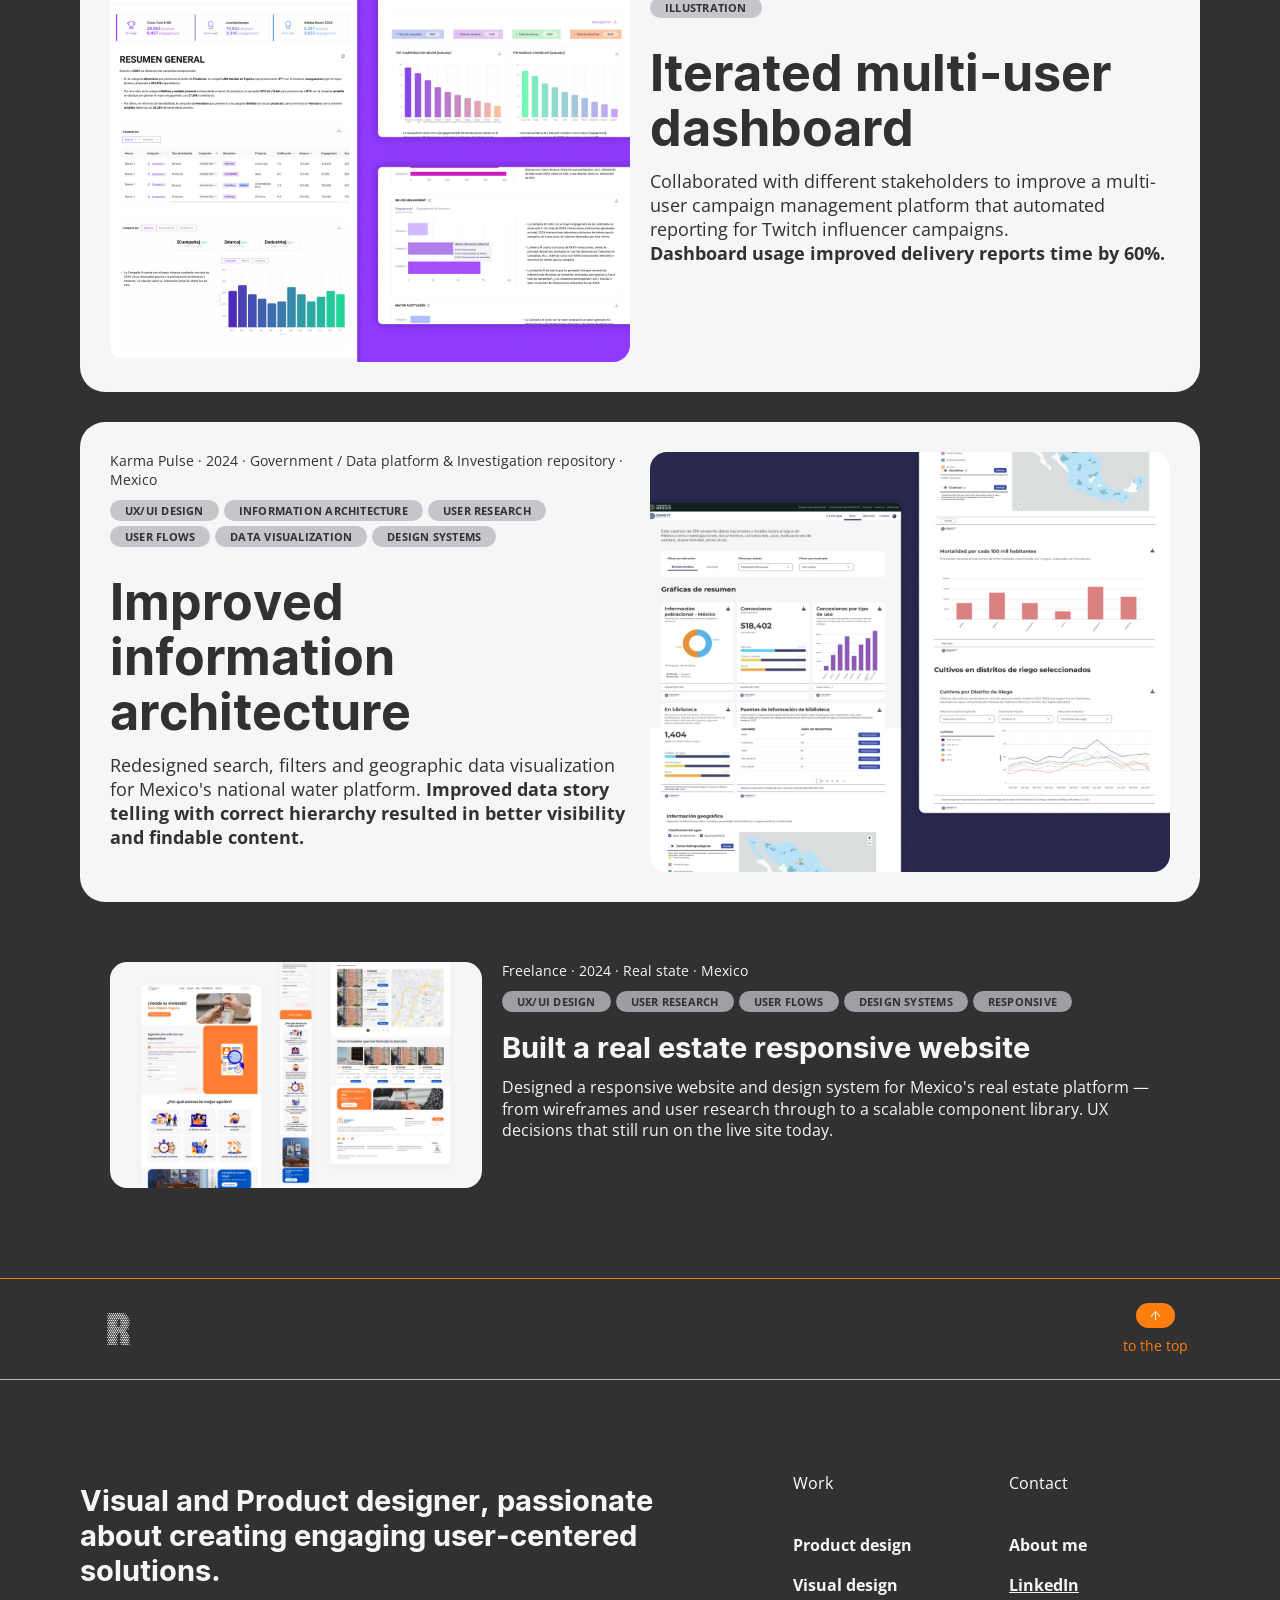
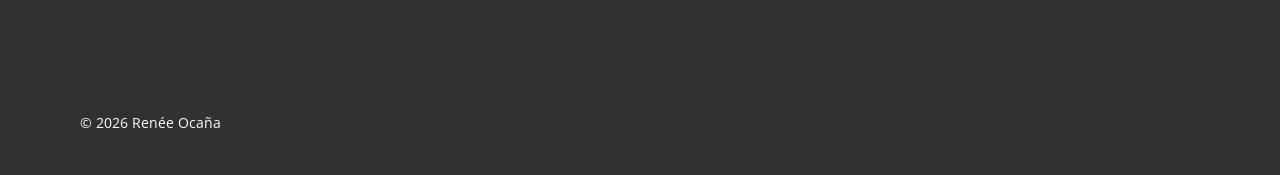
<file: product-design.html>
<!doctype html>
<html lang="en">
<head>
  <meta charset="utf-8">
  <meta name="viewport" content="width=device-width, initial-scale=1">
  <title>Product design — Renée Ocaña</title>
  <meta name="description" content="Selected UX/UI work by Renée Ocaña across SaaS, B2B and data-rich platforms.">
  <meta property="og:title" content="Product design — Renée Ocaña">
  <meta property="og:description" content="Selected UX/UI work across SaaS, B2B and data-rich platforms.">
  <meta name="theme-color" content="#313131">
  <link rel="icon" href="assets/logos/renee-r.svg" type="image/svg+xml">
  <link rel="preconnect" href="https://fonts.googleapis.com">
  <link rel="preconnect" href="https://fonts.gstatic.com" crossorigin>
  <link href="https://fonts.googleapis.com/css2?family=Konkhmer+Sleokchher&family=Open+Sans:wght@400;600;700&display=swap" rel="stylesheet">
  <link rel="stylesheet" href="assets/css/tokens.css">
  <link rel="stylesheet" href="assets/css/base.css">
  <link rel="stylesheet" href="assets/css/components.css">
  <link rel="stylesheet" href="assets/css/pages.css">
  <script src="assets/js/components.js" defer></script>
</head>
<body>
  <site-nav current="product-design"></site-nav>

  <main id="main">
    <section class="page-head container">
      <div class="page-head__inner">
        <h1 class="h2">Complex products. Clear experiences.</h1>
        <p class="page-head__lead">Selected UX/UI work across SaaS, B2B and data-rich platforms.</p>
      </div>
    </section>

    <section class="container" aria-label="Projects">
      <div class="work-list">
        <case-card class="reveal" image="assets/img/work-semantum.jpg" alt="Model Broker product website pages designed for Semantum"
                   details="Semantum · 2025 · B2B / Engineering software · Finland"
                   tags="Brand identity, Motion design, Web design, UX/UI design, Design systems">
          <h2 slot="title">Improved product website &amp; branding</h2>
          <p>Worked end-to-end to deliver a new visual identity, website, animated explainer video, and marketing materials for an engineering software product.<br><strong>Sales conversion increased 25% since web launch</strong> (Nov. 2025).</p>
        </case-card>

        <case-card class="reveal" layout="reverse" image="assets/img/work-sievo.jpg" alt="Sievo Academy learning platform with the redesigned navigation and header"
                   details="Sievo · 2026 · B2B SaaS / Learning platform · Finland"
                   tags="UX/UI design, Information architecture, User research, Design systems, AI leverage, HTML/CSS/JS">
          <h2 slot="title">Redesigned navigation and content hierarchy</h2>
          <p>Redesigned the navigation, content hierarchy and header for Sievo's learning platform. Working within tight platform constraints to ship a quick win that <strong>dropped user friction.</strong></p>
        </case-card>

        <case-card class="reveal" image="assets/img/work-karma-dashboard.jpg" alt="Campaign reporting dashboard with charts for Twitch influencer campaigns"
                   details="Karma Pulse · 2024 · SaaS · Mexico"
                   tags="Product design, User research, User flows, Data visualization, Illustration">
          <h2 slot="title">Iterated multi-user dashboard</h2>
          <p>Collaborated with different stakeholders to improve a multi-user campaign management platform that automated reporting for Twitch influencer campaigns.<br><strong>Dashboard usage improved delivery reports time by 60%.</strong></p>
        </case-card>

        <case-card class="reveal" layout="reverse" image="assets/img/work-water-platform.jpg" alt="Mexico's national water data platform with charts, filters and a map"
                   details="Karma Pulse · 2024 · Government / Data platform &amp; Investigation repository · Mexico"
                   tags="UX/UI design, Information architecture, User research, User flows, Data visualization, Design systems">
          <h2 slot="title">Improved information architecture</h2>
          <p>Redesigned search, filters and geographic data visualization for Mexico's national water platform. <strong>Improved data story telling with correct hierarchy resulted in better visibility and findable content.</strong></p>
        </case-card>

        <case-card class="reveal" layout="secondary" image="assets/img/work-real-estate.jpg" alt="Responsive real estate website shown on desktop and mobile"
                   details="Freelance · 2024 · Real state · Mexico"
                   tags="UX/UI design, User research, User flows, Design systems, Responsive">
          <h2 slot="title">Built a real estate responsive website</h2>
          <p>Designed a responsive website and design system for Mexico's real estate platform — from wireframes and user research through to a scalable component library. UX decisions that still run on the live site today.</p>
        </case-card>
      </div>
    </section>
  </main>

  <site-footer></site-footer>
</body>
</html>
</file>
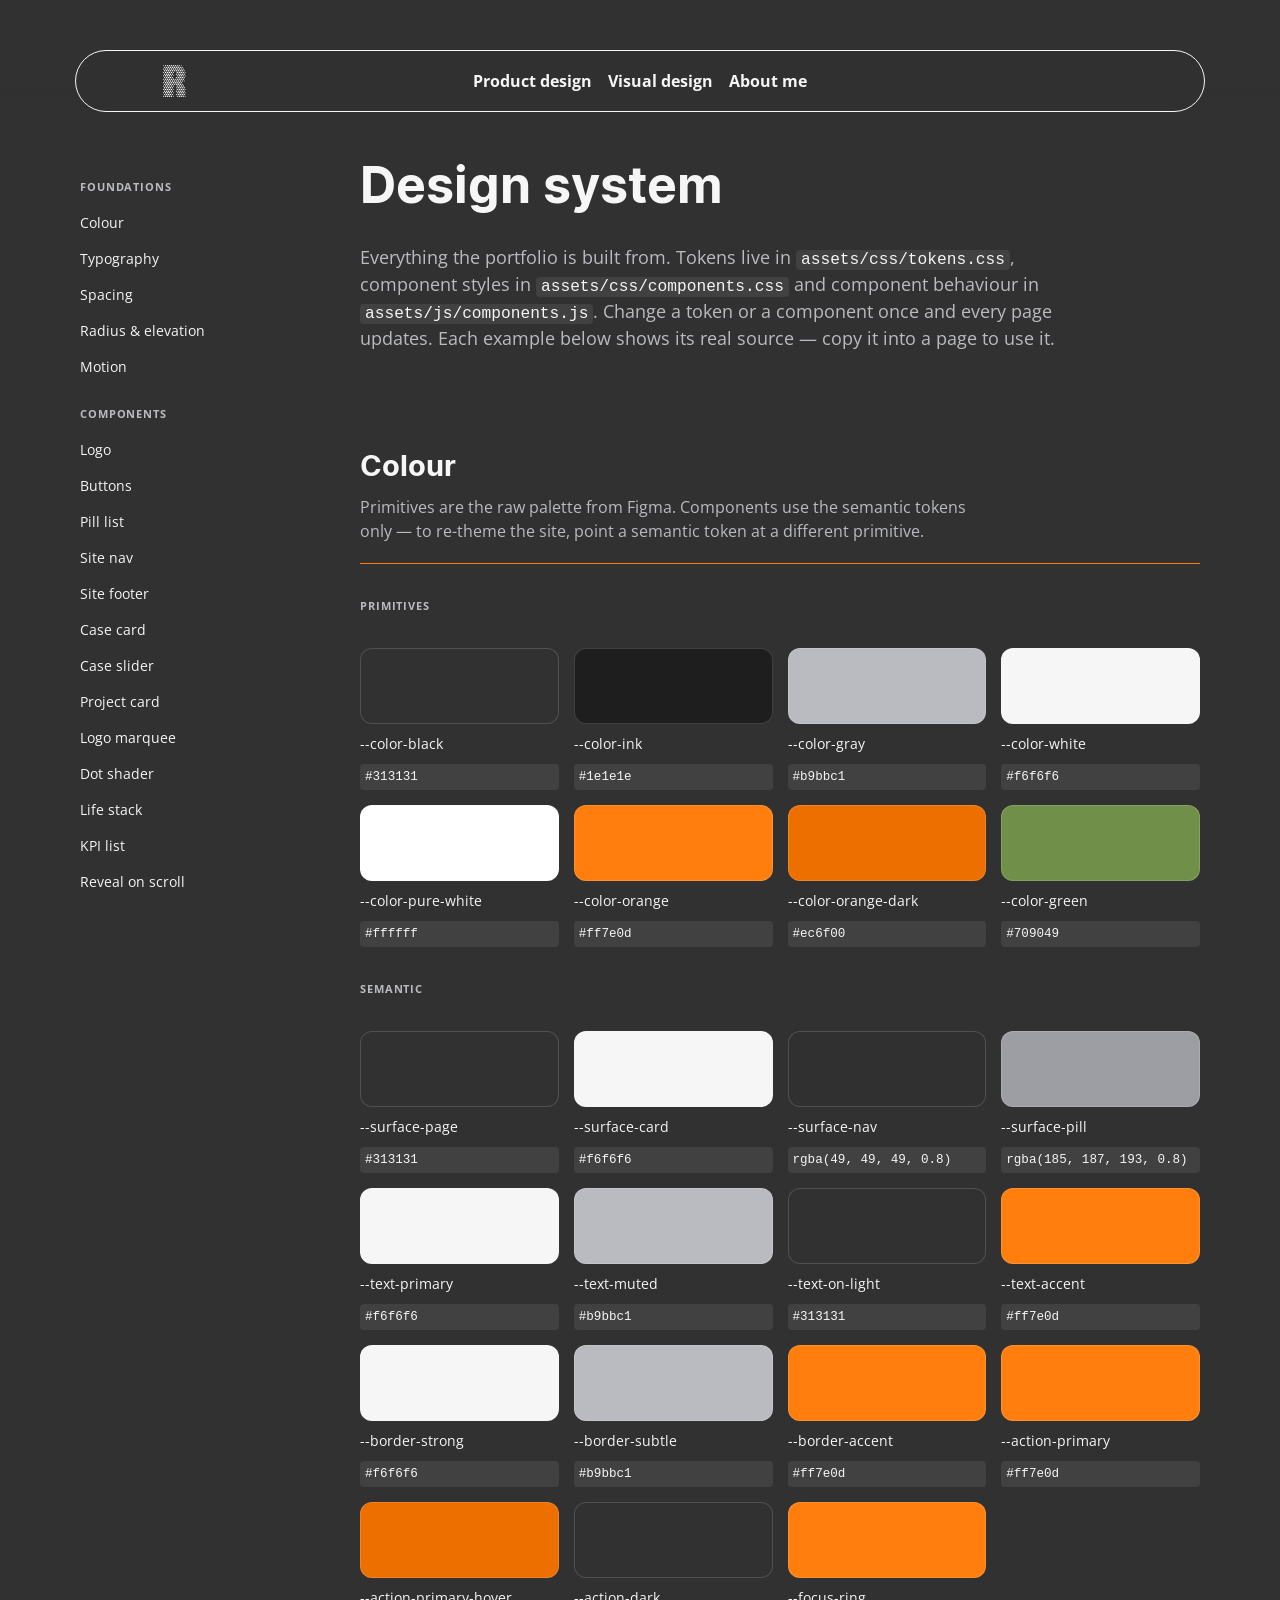
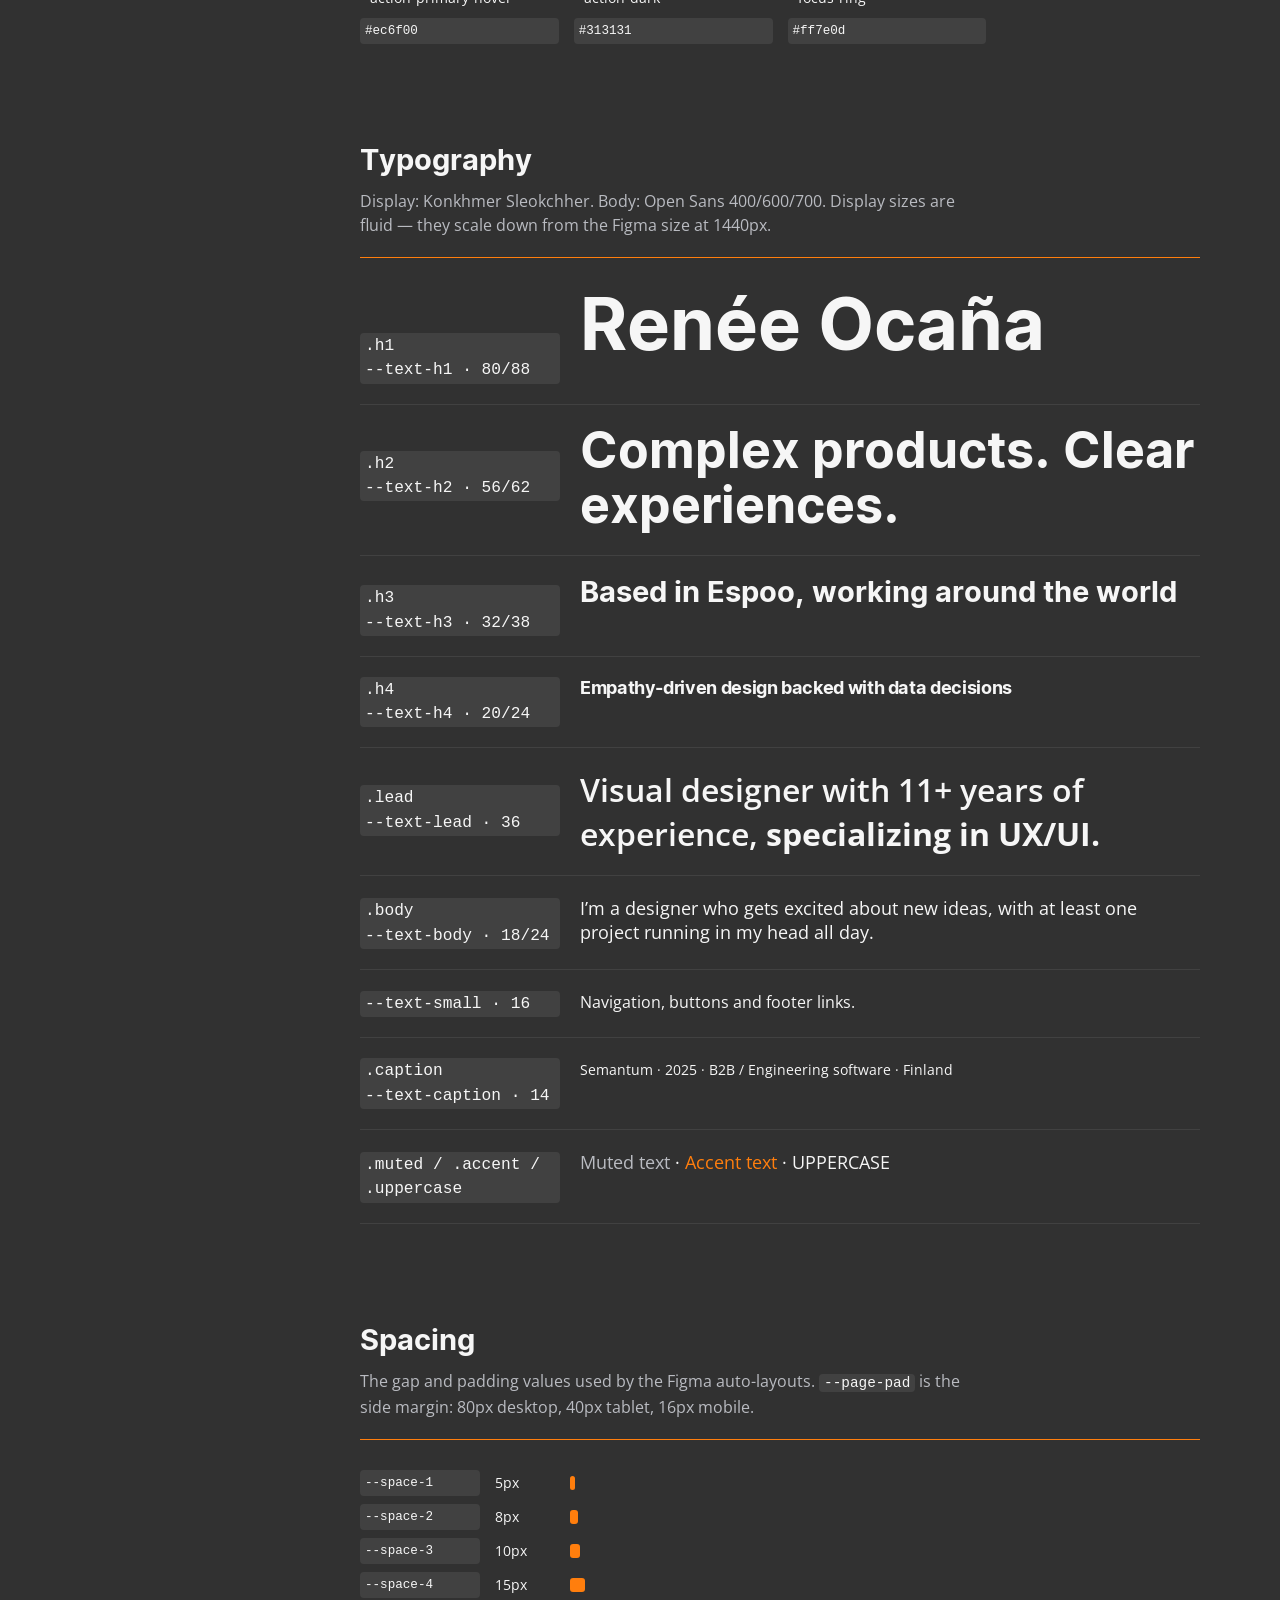
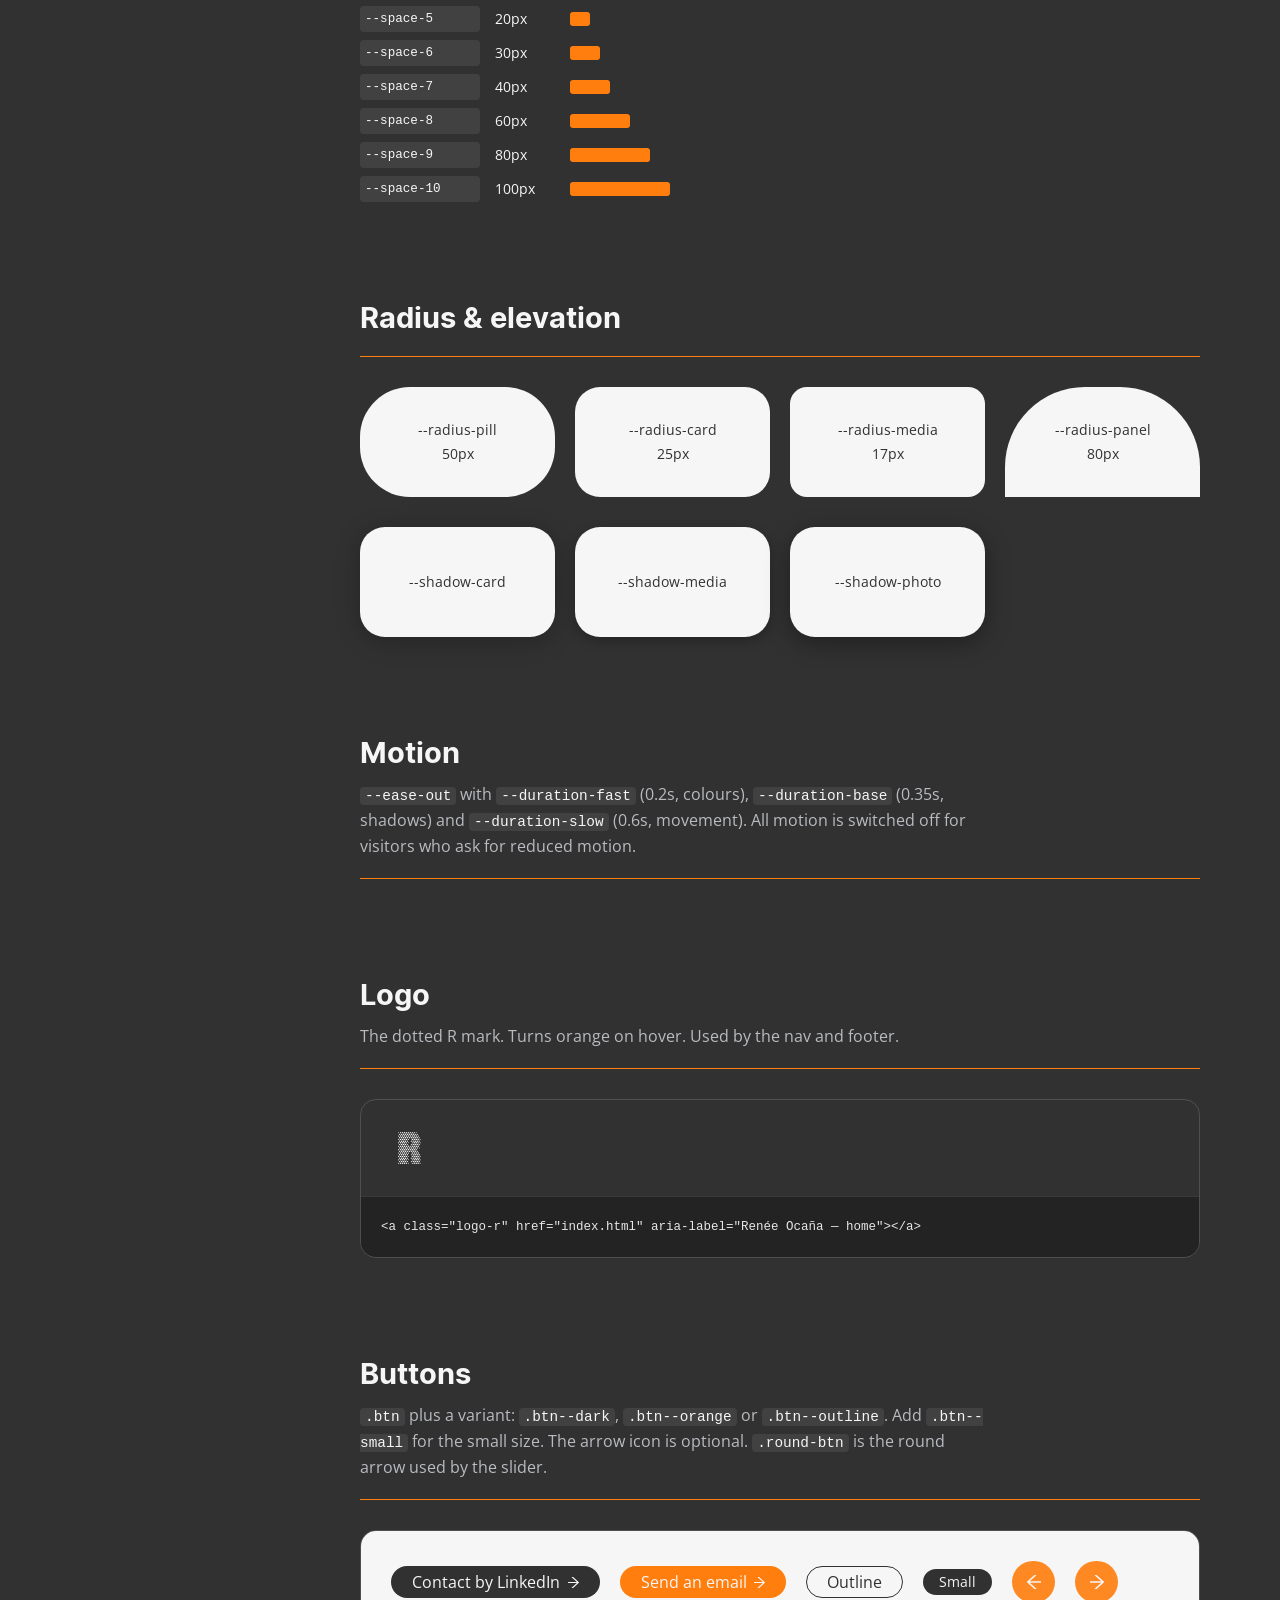
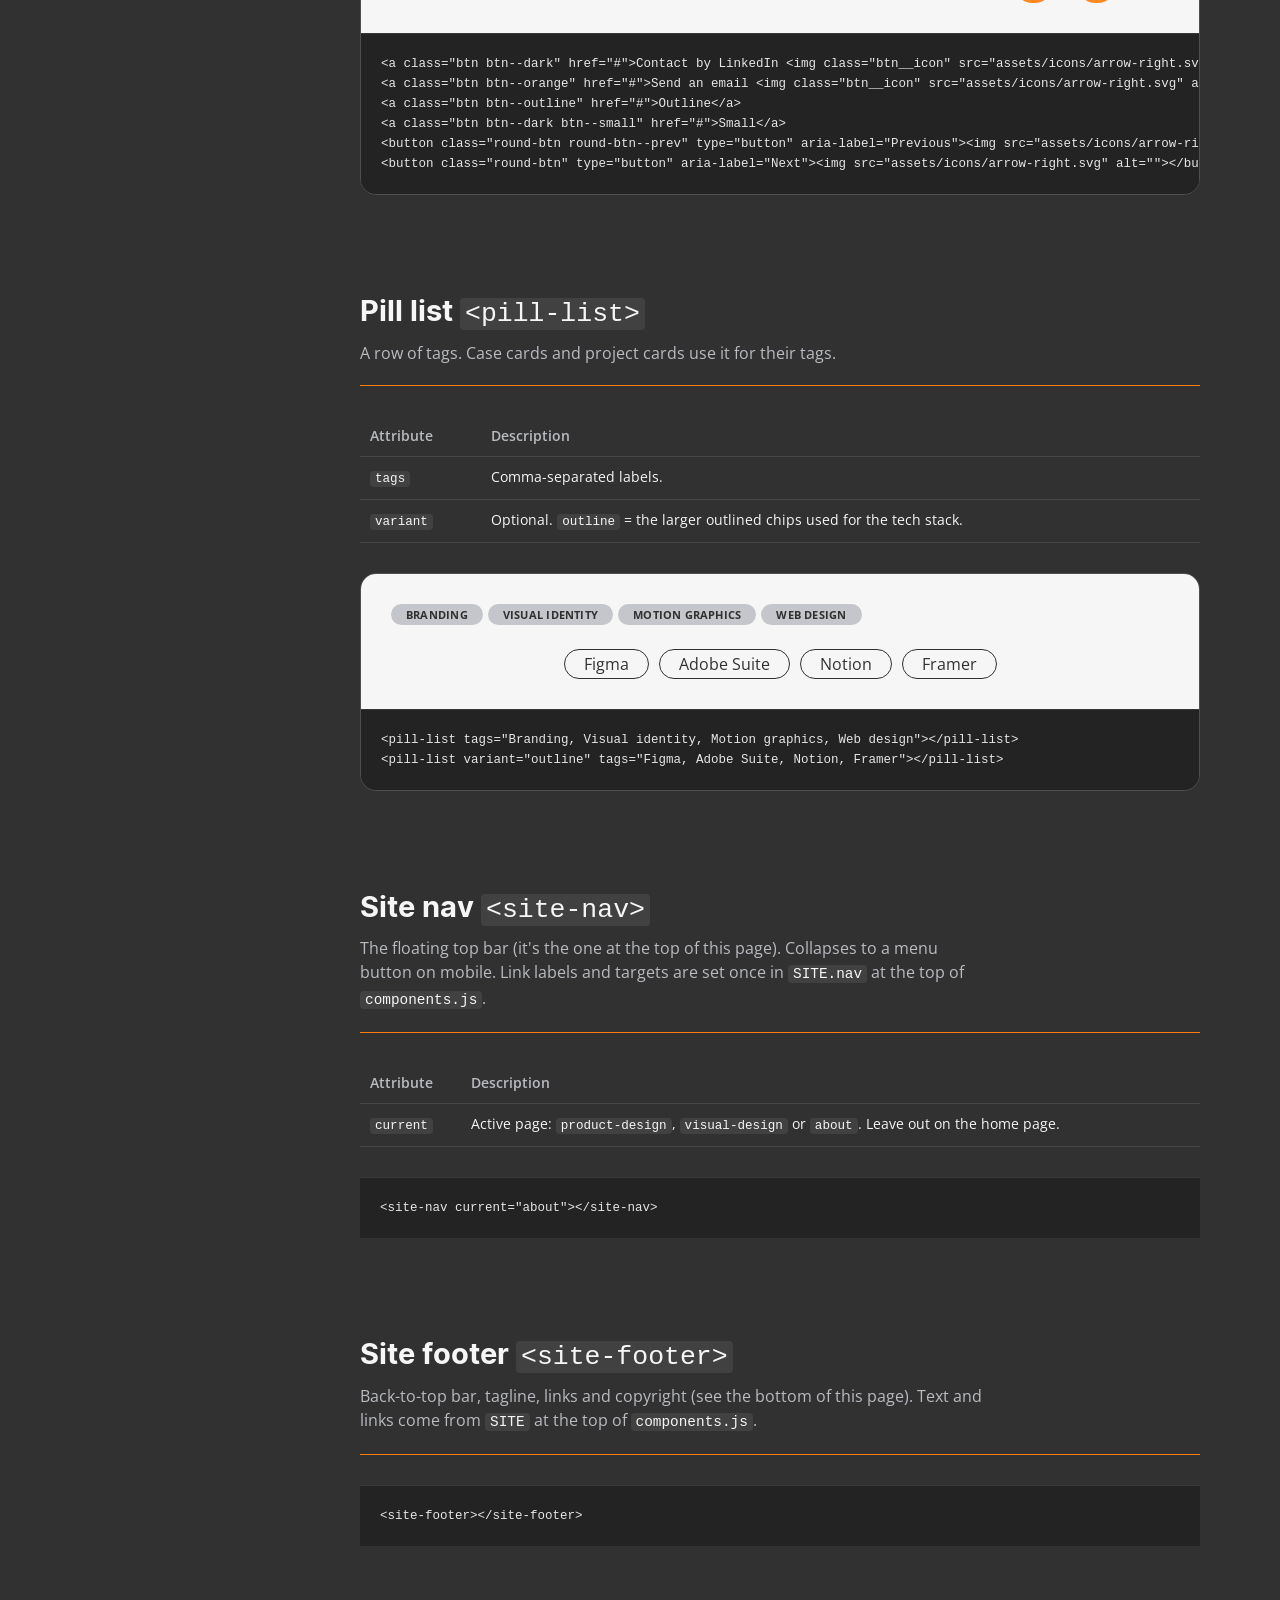
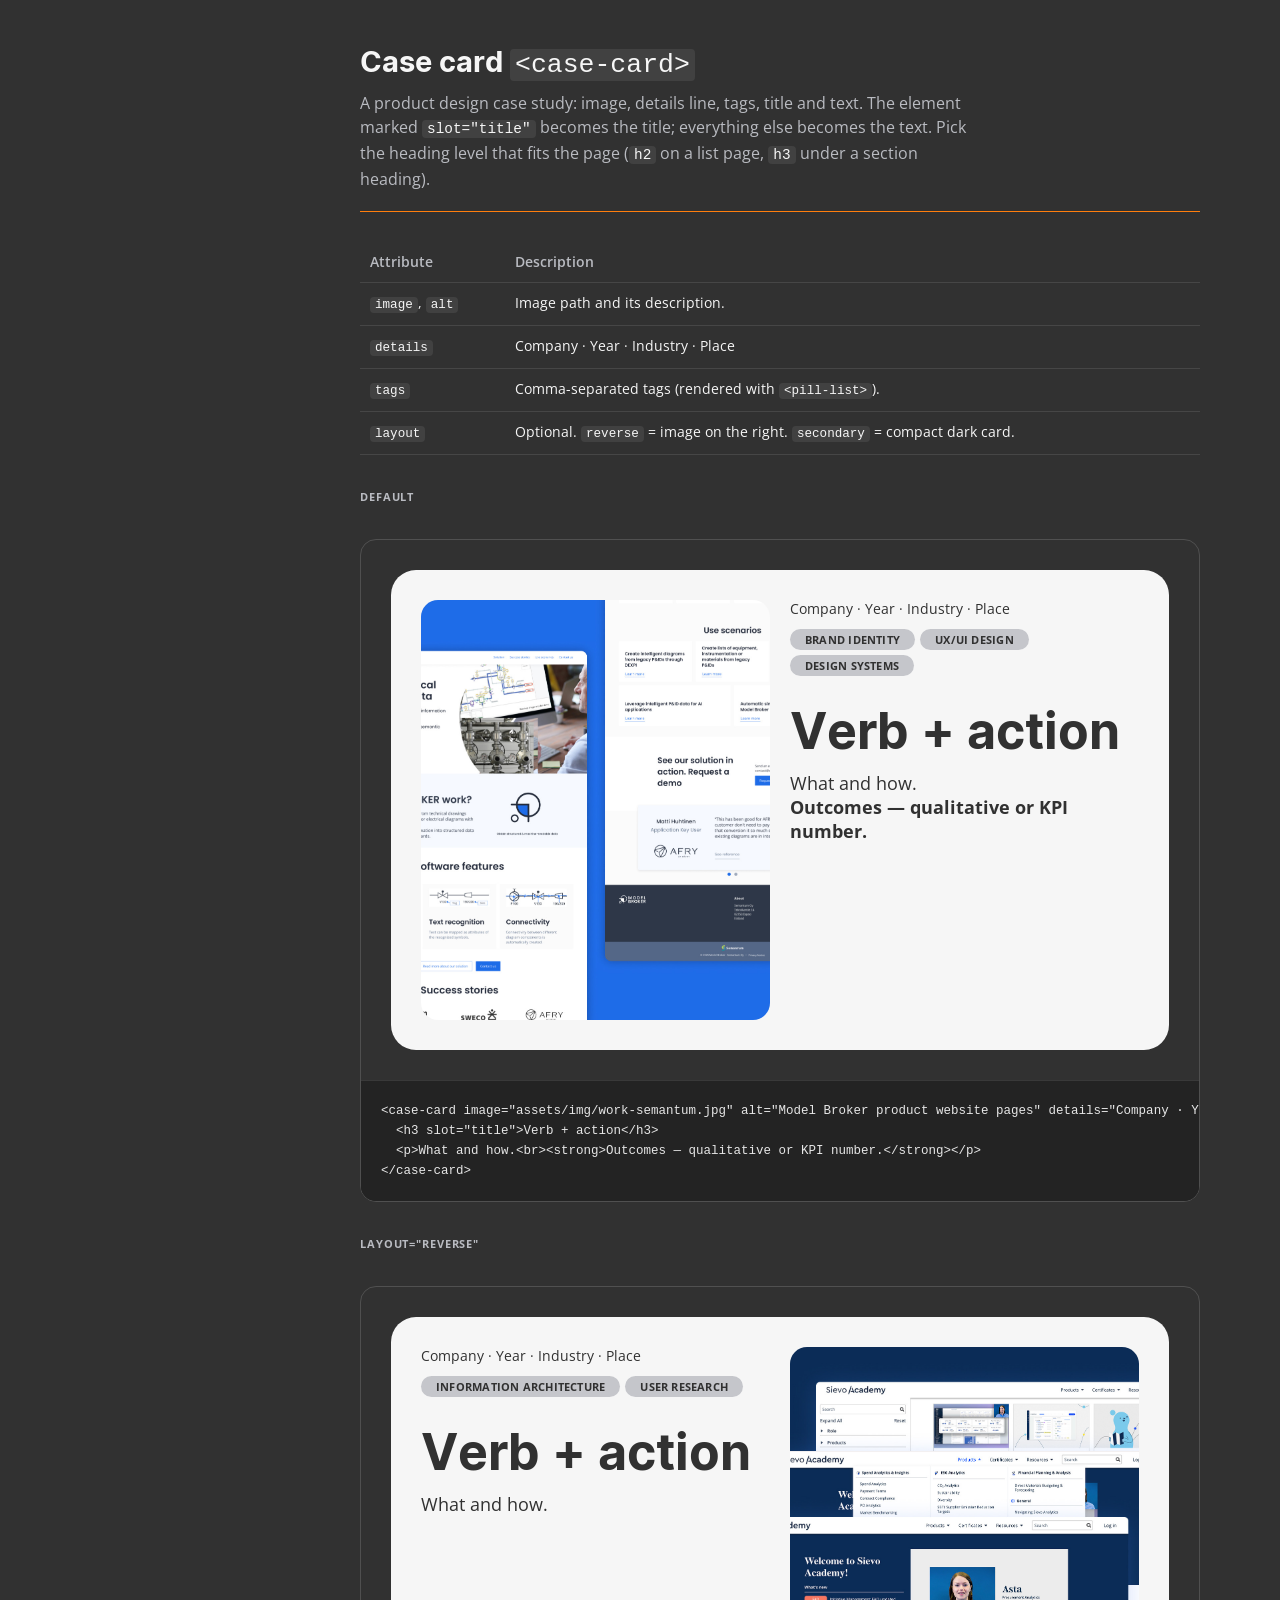
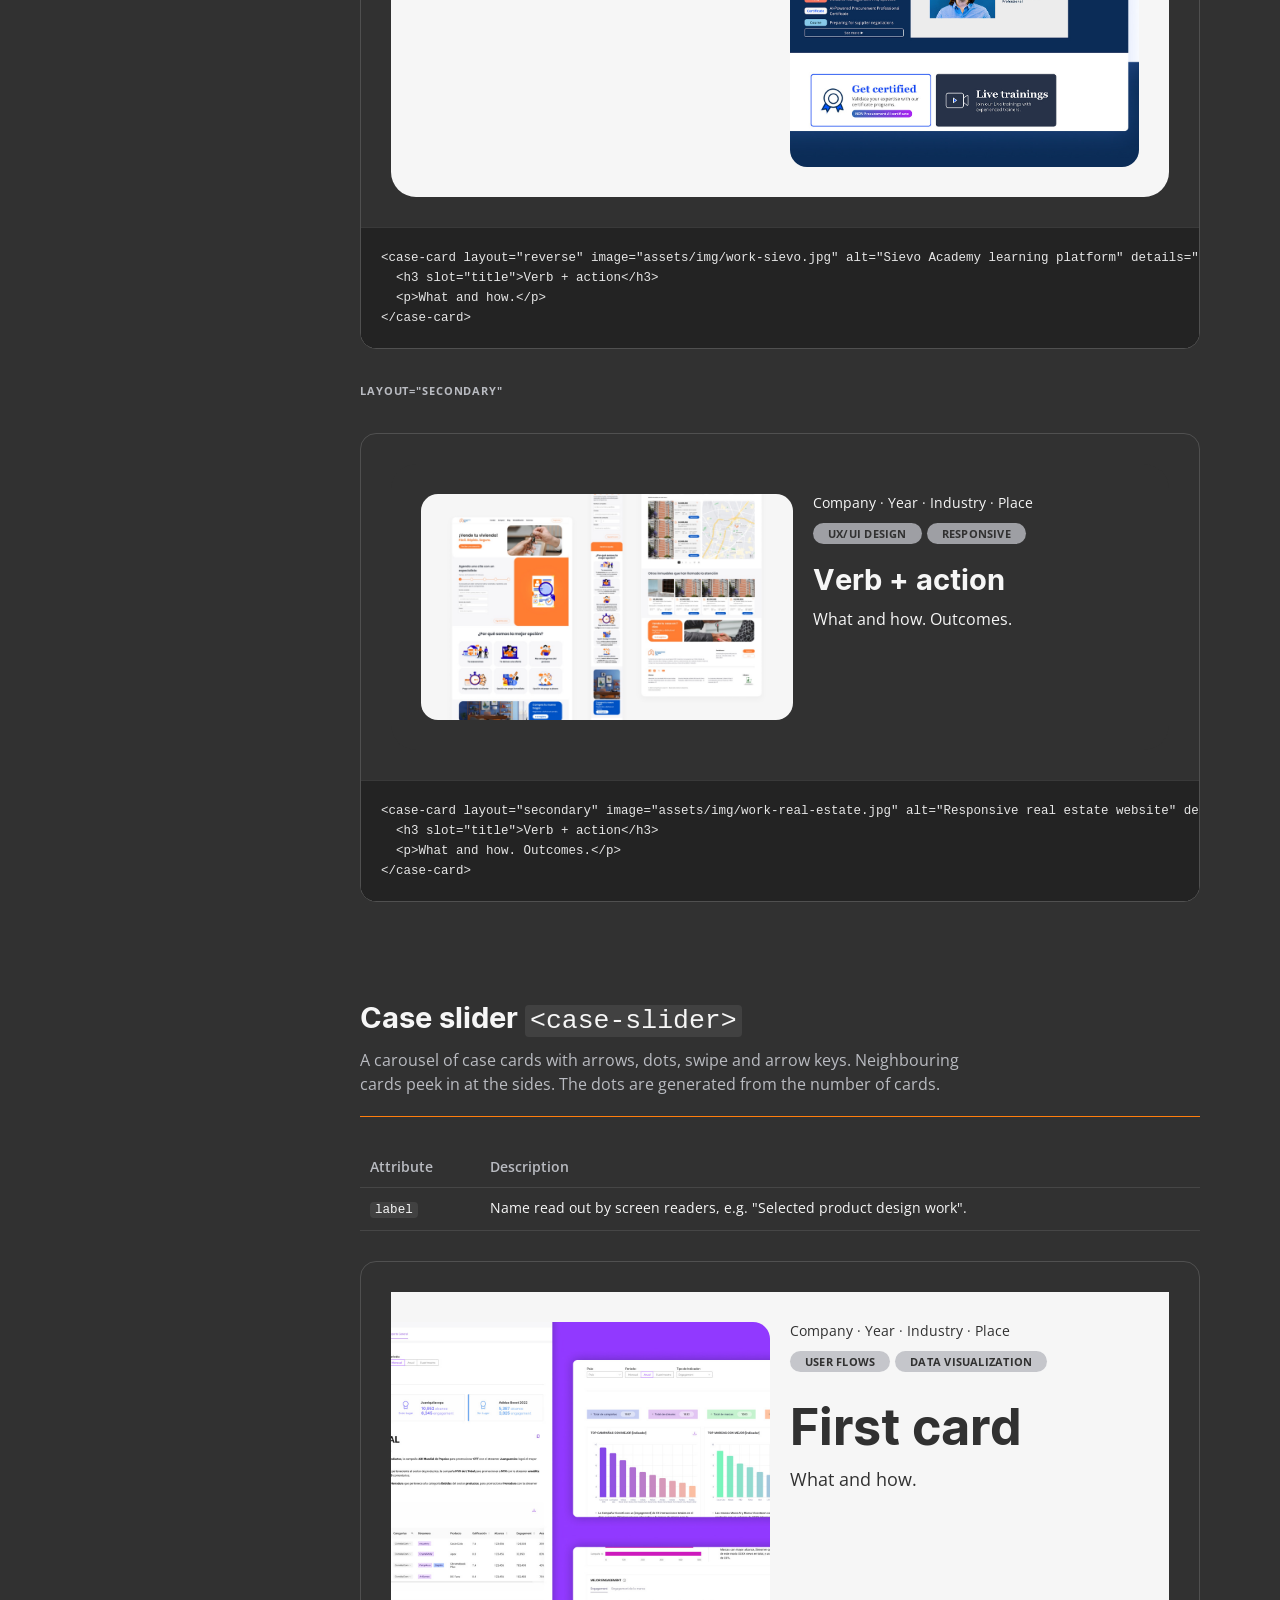
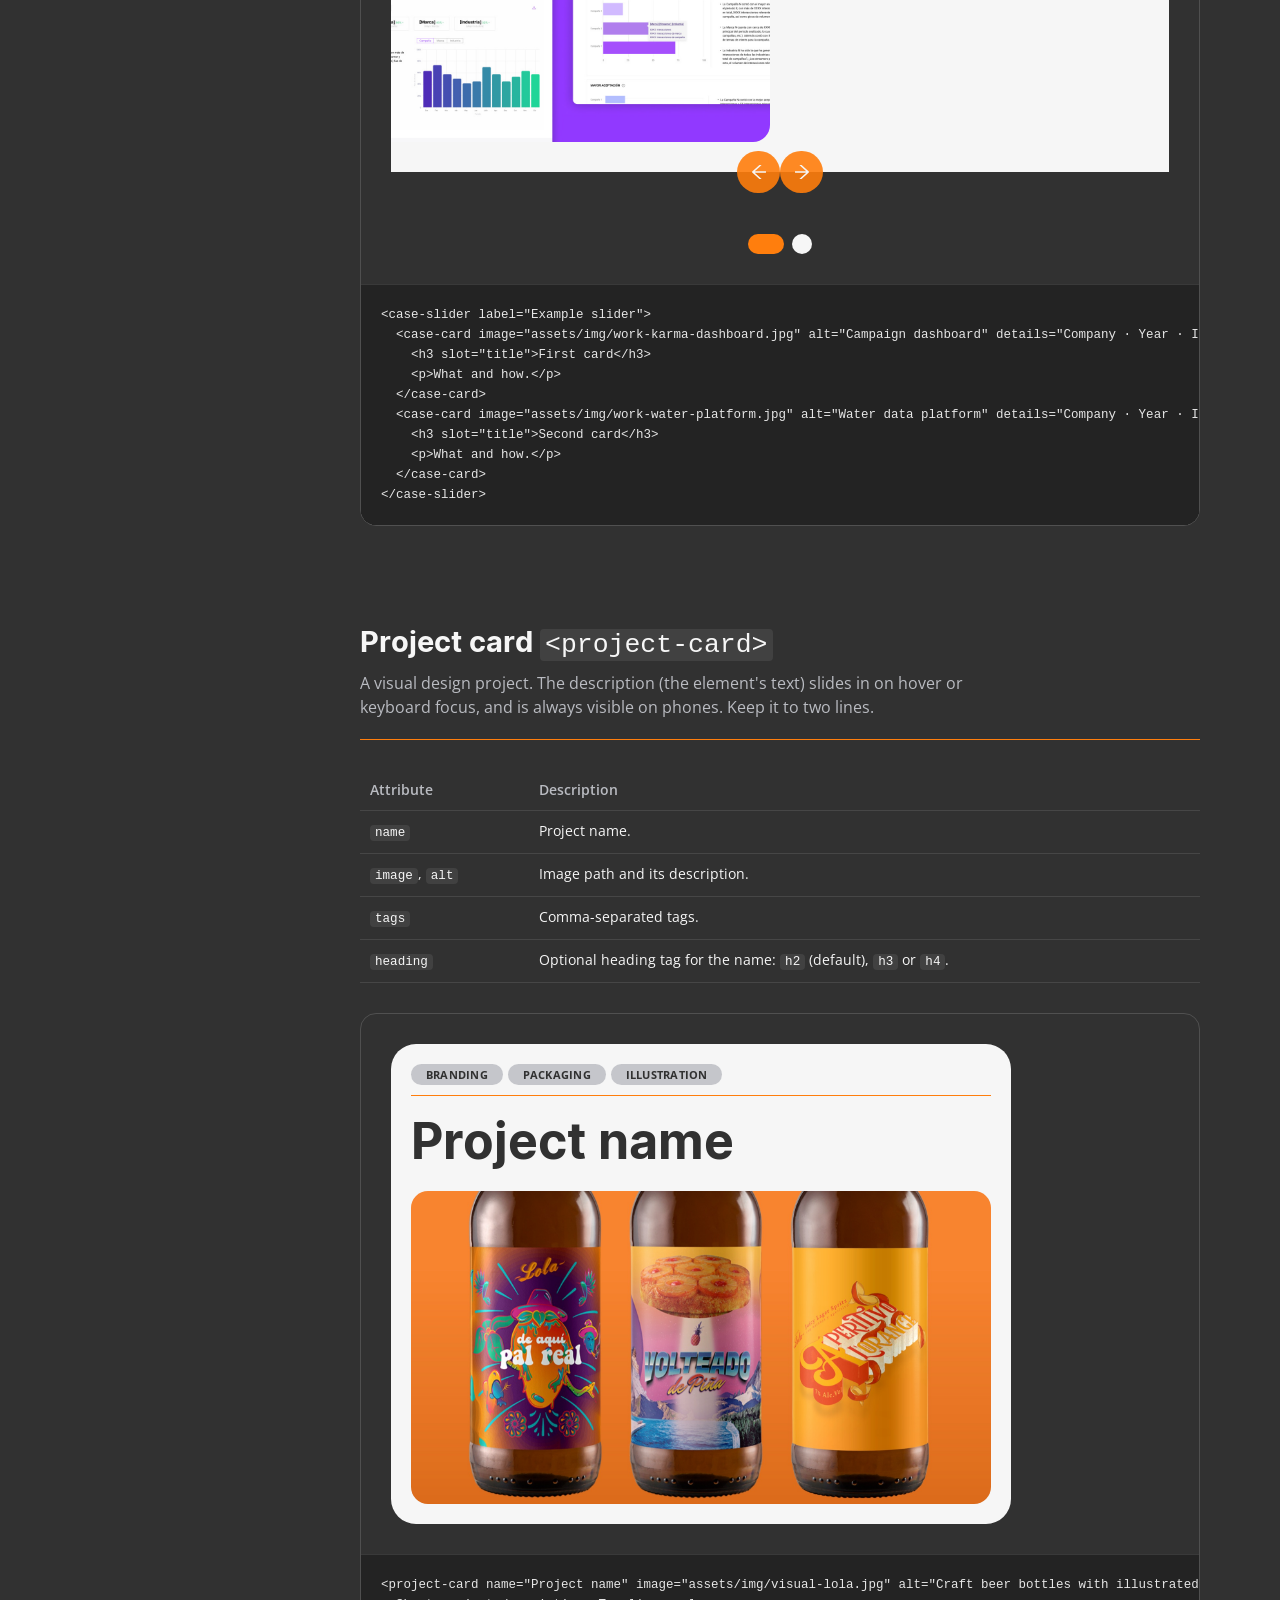
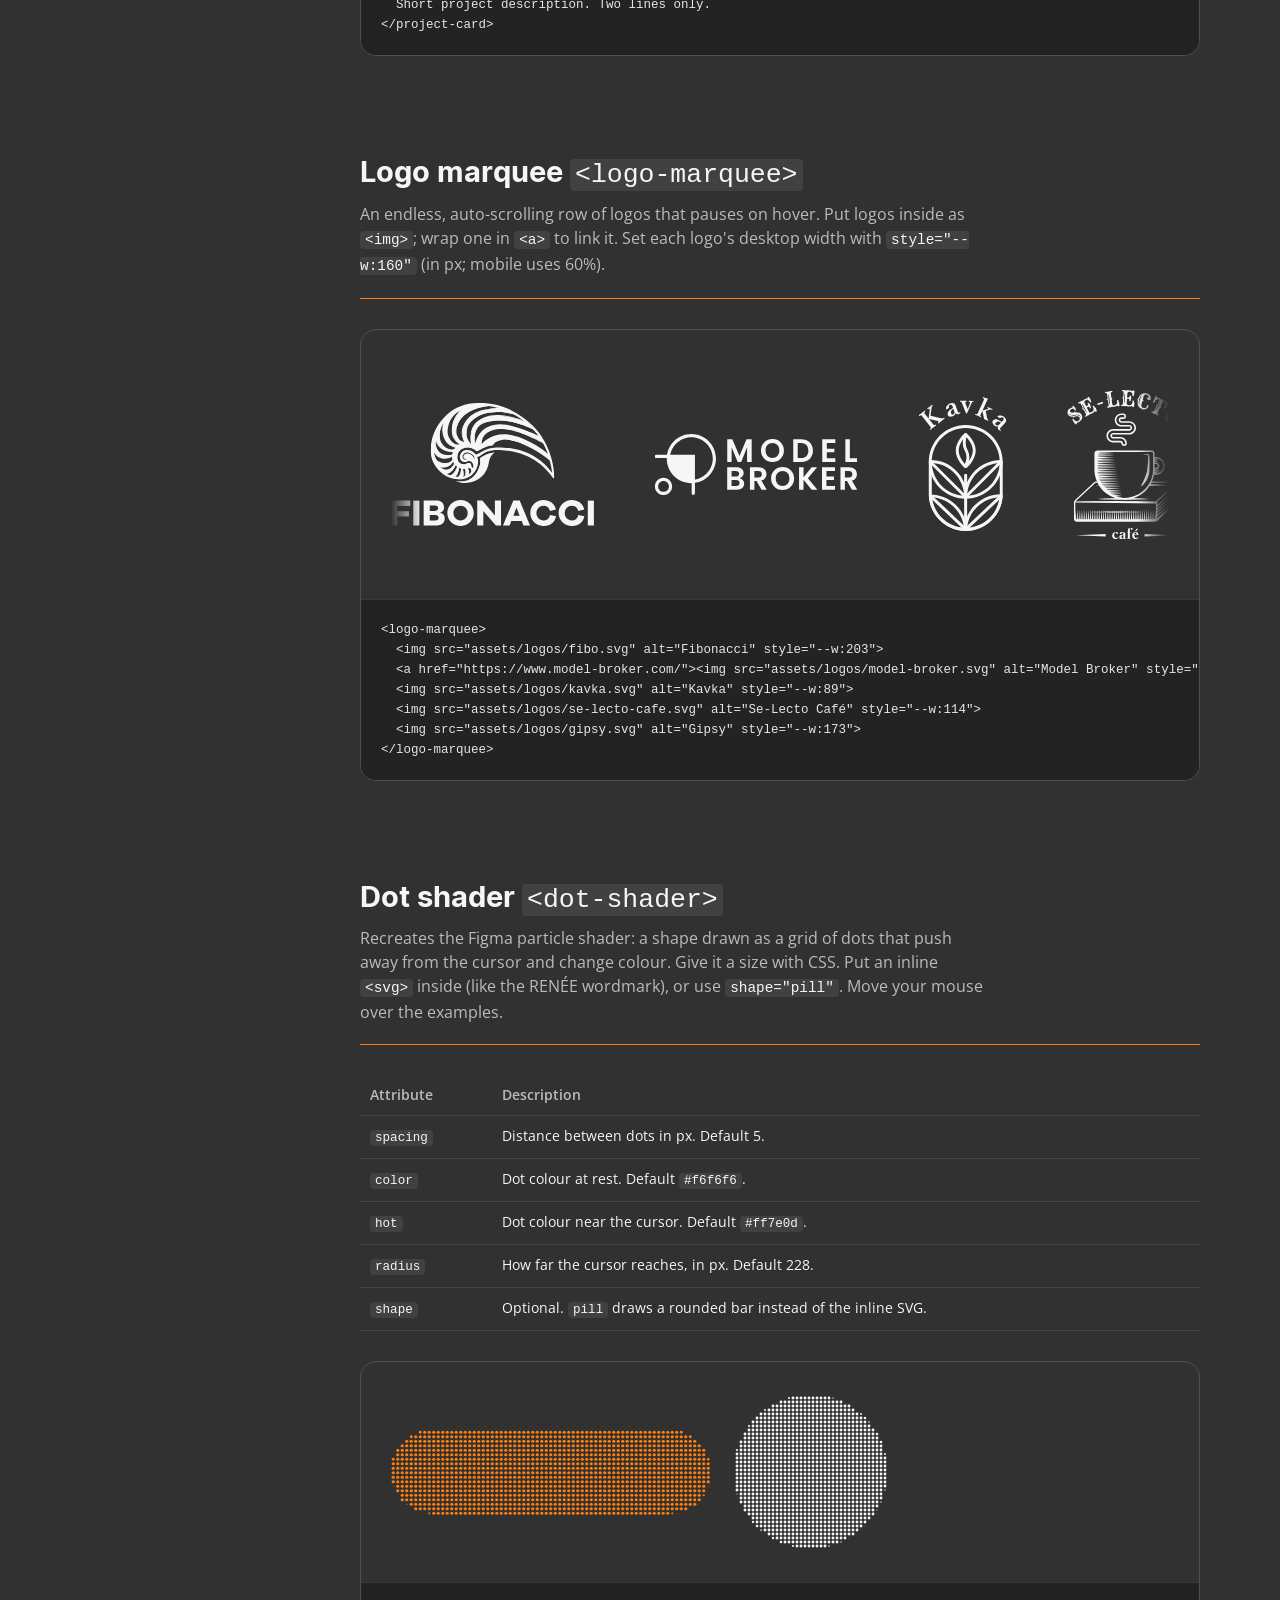
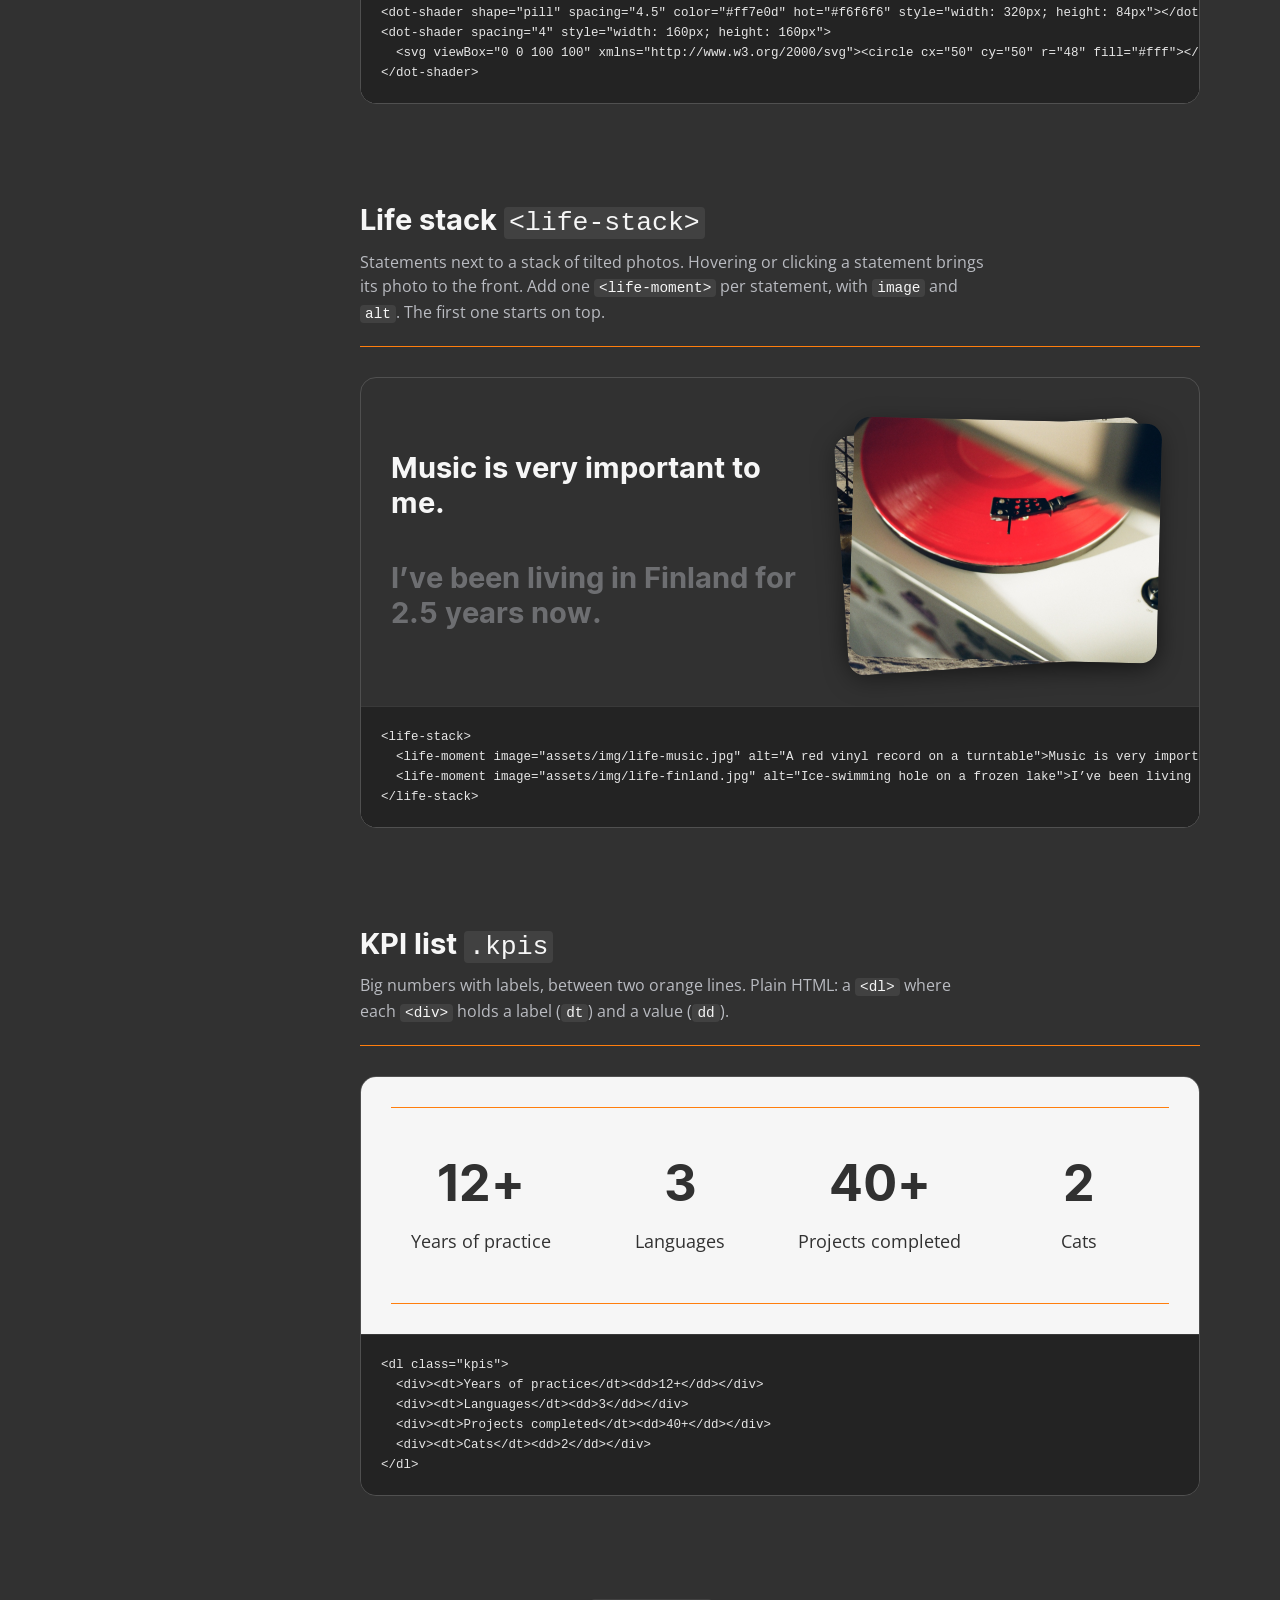
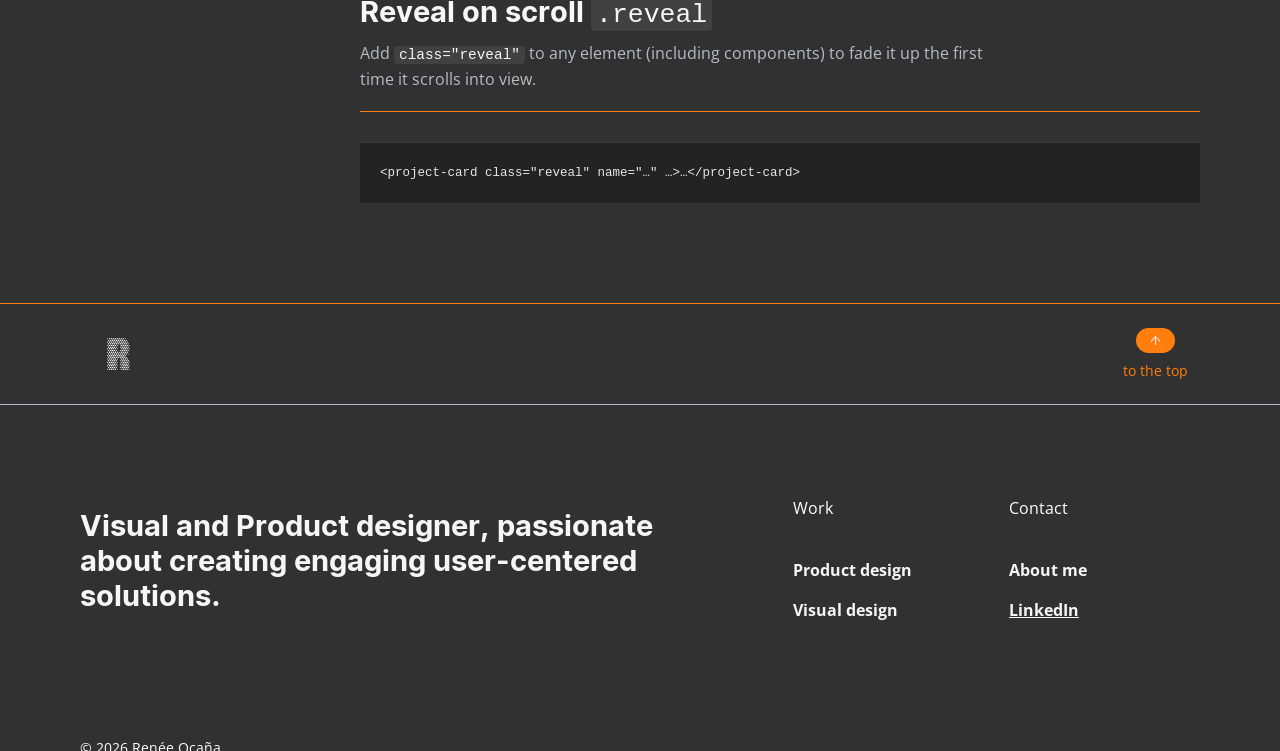
<file: styleguide.html>
<!doctype html>
<html lang="en">
<head>
  <meta charset="utf-8">
  <meta name="viewport" content="width=device-width, initial-scale=1">
  <title>Design system — Renée Ocaña</title>
  <meta name="robots" content="noindex">
  <meta name="theme-color" content="#313131">
  <link rel="icon" href="assets/logos/renee-r.svg" type="image/svg+xml">
  <link rel="preconnect" href="https://fonts.googleapis.com">
  <link rel="preconnect" href="https://fonts.gstatic.com" crossorigin>
  <link href="https://fonts.googleapis.com/css2?family=Konkhmer+Sleokchher&family=Open+Sans:wght@400;600;700&display=swap" rel="stylesheet">
  <link rel="stylesheet" href="assets/css/tokens.css">
  <link rel="stylesheet" href="assets/css/base.css">
  <link rel="stylesheet" href="assets/css/components.css">
  <link rel="stylesheet" href="assets/css/pages.css">
  <script src="assets/js/components.js" defer></script>
  <style>
    /* Styles for this documentation page only (sg- prefix). */
    .sg { display: grid; grid-template-columns: 220px minmax(0, 1fr); gap: var(--space-8); padding-block: 160px var(--space-10); }
    .sg-toc { position: sticky; top: 140px; align-self: start; display: grid; gap: 4px; font-size: var(--text-caption); }
    .sg-toc strong { margin: var(--space-4) 0 4px; color: var(--text-muted); font-size: var(--text-pill); letter-spacing: 0.08em; text-transform: uppercase; }
    .sg-toc a { padding: 4px 0; text-decoration: none; color: var(--text-primary); }
    .sg-toc a:hover { color: var(--text-accent); }
    .sg-main { display: grid; gap: var(--space-10); min-width: 0; }
    .sg-section { display: grid; gap: var(--space-6); scroll-margin-top: 140px; }
    .sg-section > header { display: grid; gap: var(--space-3); padding-bottom: var(--space-5); border-bottom: 1px solid var(--border-accent); }
    .sg-section > header p { color: var(--text-muted); font-size: var(--text-small); max-width: 70ch; }
    .sg-label { font-size: var(--text-pill); font-weight: var(--weight-bold); letter-spacing: 0.08em; text-transform: uppercase; color: var(--text-muted); }
    .sg-lead { color: var(--text-muted); max-width: 70ch; }
    .sg-lead code, .sg-section code:not(pre code) { font-family: ui-monospace, SFMono-Regular, Menlo, monospace; font-size: 0.9em; color: var(--text-primary); background: rgba(255,255,255,0.08); padding: 1px 5px; border-radius: 4px; }

    .sg-swatches { display: grid; grid-template-columns: repeat(auto-fill, minmax(170px, 1fr)); gap: var(--space-4); }
    .sg-swatch { display: grid; gap: var(--space-2); font-size: var(--text-caption); }
    .sg-swatch span:first-child { height: 76px; border-radius: 12px; border: 1px solid rgba(255,255,255,0.15); }
    .sg-swatch code { color: var(--text-muted); font-size: 12px; }

    .sg-type { display: grid; gap: var(--space-5); }
    .sg-type-row { display: grid; grid-template-columns: 200px minmax(0, 1fr); gap: var(--space-5); align-items: baseline; padding-bottom: var(--space-5); border-bottom: 1px solid rgba(255,255,255,0.08); }
    .sg-type-row code { color: var(--text-muted); font-size: 12px; line-height: 1.5; }

    .sg-spaces { display: grid; gap: var(--space-2); }
    .sg-space { display: grid; grid-template-columns: 120px 60px 1fr; gap: var(--space-4); align-items: center; font-size: var(--text-caption); }
    .sg-space span:last-child { height: 14px; background: var(--action-primary); border-radius: 3px; }

    .sg-tiles { display: grid; grid-template-columns: repeat(auto-fill, minmax(170px, 1fr)); gap: var(--space-5); }
    .sg-tile { display: grid; place-items: center; height: 110px; background: var(--surface-card); color: var(--text-on-light); font-size: var(--text-caption); text-align: center; }

    .sg-example { display: grid; gap: 0; border: 1px solid rgba(255,255,255,0.15); border-radius: 16px; overflow: hidden; }
    .sg-demo { padding: var(--space-6); overflow: hidden; }
    .sg-demo--light { background: var(--surface-card); color: var(--text-on-light); }
    .sg-demo--row { display: flex; flex-wrap: wrap; gap: var(--space-5); align-items: center; }
    .sg-code { margin: 0; max-height: 340px; overflow: auto; padding: var(--space-5); background: #232323; border-top: 1px solid rgba(255,255,255,0.1); font: 12.5px/1.6 ui-monospace, SFMono-Regular, Menlo, monospace; color: #e6e6e6; white-space: pre; }

    .sg-props { width: 100%; border-collapse: collapse; font-size: var(--text-caption); }
    .sg-props th, .sg-props td { text-align: left; vertical-align: top; padding: var(--space-2) var(--space-3); border-bottom: 1px solid rgba(255,255,255,0.1); }
    .sg-props th { color: var(--text-muted); font-weight: var(--weight-semibold); }
    .sg-props td:first-child { white-space: nowrap; }

    .sg-demo .slider__track > case-card { flex-basis: min(900px, 80vw); }
    .sg-demo .slider__arrows { position: static; justify-content: center; margin-bottom: var(--space-5); }
    .sg-demo .project { height: 480px; }

    @media (max-width: 1100px) {
      .sg { grid-template-columns: 1fr; }
      .sg-toc { position: static; grid-template-columns: repeat(auto-fill, minmax(150px, 1fr)); }
    }
    @media (max-width: 760px) {
      .sg { padding-top: 110px; }
      .sg-type-row { grid-template-columns: 1fr; gap: var(--space-2); }
      .sg-demo { padding: var(--space-4); }
    }
  </style>
</head>
<body>
  <site-nav></site-nav>

  <main id="main" class="container">
    <div class="sg">
      <nav class="sg-toc" aria-label="Design system">
        <strong>Foundations</strong>
        <a href="#colour">Colour</a>
        <a href="#type">Typography</a>
        <a href="#spacing">Spacing</a>
        <a href="#radius">Radius &amp; elevation</a>
        <a href="#motion">Motion</a>
        <strong>Components</strong>
        <a href="#logo">Logo</a>
        <a href="#buttons">Buttons</a>
        <a href="#pills">Pill list</a>
        <a href="#nav">Site nav</a>
        <a href="#footer">Site footer</a>
        <a href="#case-card">Case card</a>
        <a href="#case-slider">Case slider</a>
        <a href="#project-card">Project card</a>
        <a href="#logo-marquee">Logo marquee</a>
        <a href="#dot-shader">Dot shader</a>
        <a href="#life-stack">Life stack</a>
        <a href="#kpis">KPI list</a>
        <a href="#reveal">Reveal on scroll</a>
      </nav>

      <div class="sg-main">
        <header class="sg-section">
          <h1 class="h2">Design system</h1>
          <p class="sg-lead">
            Everything the portfolio is built from. Tokens live in <code>assets/css/tokens.css</code>,
            component styles in <code>assets/css/components.css</code> and component behaviour in
            <code>assets/js/components.js</code>. Change a token or a component once and every page updates.
            Each example below shows its real source — copy it into a page to use it.
          </p>
        </header>

        <!-- ================= FOUNDATIONS ================= -->

        <section class="sg-section" id="colour">
          <header>
            <h2 class="h3">Colour</h2>
            <p>Primitives are the raw palette from Figma. Components use the semantic tokens only — to re-theme the site, point a semantic token at a different primitive.</p>
          </header>
          <p class="sg-label">Primitives</p>
          <div class="sg-swatches" data-swatches="--color-black --color-ink --color-gray --color-white --color-pure-white --color-orange --color-orange-dark --color-green"></div>
          <p class="sg-label">Semantic</p>
          <div class="sg-swatches" data-swatches="--surface-page --surface-card --surface-nav --surface-pill --text-primary --text-muted --text-on-light --text-accent --border-strong --border-subtle --border-accent --action-primary --action-primary-hover --action-dark --focus-ring"></div>
        </section>

        <section class="sg-section" id="type">
          <header>
            <h2 class="h3">Typography</h2>
            <p>Display: Konkhmer Sleokchher. Body: Open Sans 400/600/700. Display sizes are fluid — they scale down from the Figma size at 1440px.</p>
          </header>
          <div class="sg-type">
            <div class="sg-type-row"><code>.h1<br>--text-h1 · 80/88</code><p class="h1">Renée Ocaña</p></div>
            <div class="sg-type-row"><code>.h2<br>--text-h2 · 56/62</code><p class="h2">Complex products. Clear experiences.</p></div>
            <div class="sg-type-row"><code>.h3<br>--text-h3 · 32/38</code><p class="h3">Based in Espoo, working around the world</p></div>
            <div class="sg-type-row"><code>.h4<br>--text-h4 · 20/24</code><p class="h4">Empathy-driven design backed with data decisions</p></div>
            <div class="sg-type-row"><code>.lead<br>--text-lead · 36</code><p class="lead">Visual designer with 11+ years of experience, <strong>specializing in UX/UI.</strong></p></div>
            <div class="sg-type-row"><code>.body<br>--text-body · 18/24</code><p class="body">I’m a designer who gets excited about new ideas, with at least one project running in my head all day.</p></div>
            <div class="sg-type-row"><code>--text-small · 16</code><p style="font-size: var(--text-small)">Navigation, buttons and footer links.</p></div>
            <div class="sg-type-row"><code>.caption<br>--text-caption · 14</code><p class="caption">Semantum · 2025 · B2B / Engineering software · Finland</p></div>
            <div class="sg-type-row"><code>.muted / .accent / .uppercase</code><p class="body"><span class="muted">Muted text</span> · <span class="accent">Accent text</span> · <span class="uppercase">uppercase</span></p></div>
          </div>
        </section>

        <section class="sg-section" id="spacing">
          <header>
            <h2 class="h3">Spacing</h2>
            <p>The gap and padding values used by the Figma auto-layouts. <code>--page-pad</code> is the side margin: 80px desktop, 40px tablet, 16px mobile.</p>
          </header>
          <div class="sg-spaces" data-spaces="--space-1 --space-2 --space-3 --space-4 --space-5 --space-6 --space-7 --space-8 --space-9 --space-10"></div>
        </section>

        <section class="sg-section" id="radius">
          <header>
            <h2 class="h3">Radius &amp; elevation</h2>
          </header>
          <div class="sg-tiles">
            <div class="sg-tile" style="border-radius: var(--radius-pill)">--radius-pill<br>50px</div>
            <div class="sg-tile" style="border-radius: var(--radius-card)">--radius-card<br>25px</div>
            <div class="sg-tile" style="border-radius: var(--radius-media)">--radius-media<br>17px</div>
            <div class="sg-tile" style="border-radius: var(--radius-panel) var(--radius-panel) 0 0">--radius-panel<br>80px</div>
          </div>
          <div class="sg-tiles">
            <div class="sg-tile" style="border-radius: var(--radius-card); box-shadow: var(--shadow-card)">--shadow-card</div>
            <div class="sg-tile" style="border-radius: var(--radius-card); box-shadow: var(--shadow-media)">--shadow-media</div>
            <div class="sg-tile" style="border-radius: var(--radius-card); box-shadow: var(--shadow-photo)">--shadow-photo</div>
          </div>
        </section>

        <section class="sg-section" id="motion">
          <header>
            <h2 class="h3">Motion</h2>
            <p><code>--ease-out</code> with <code>--duration-fast</code> (0.2s, colours), <code>--duration-base</code> (0.35s, shadows) and <code>--duration-slow</code> (0.6s, movement). All motion is switched off for visitors who ask for reduced motion.</p>
          </header>
        </section>

        <!-- ================= COMPONENTS ================= -->

        <section class="sg-section" id="logo">
          <header>
            <h2 class="h3">Logo</h2>
            <p>The dotted R mark. Turns orange on hover. Used by the nav and footer.</p>
          </header>
          <div class="sg-example">
            <div class="sg-demo sg-demo--row" data-example>
              <a class="logo-r" href="index.html" aria-label="Renée Ocaña — home"></a>
            </div>
          </div>
        </section>

        <section class="sg-section" id="buttons">
          <header>
            <h2 class="h3">Buttons</h2>
            <p><code>.btn</code> plus a variant: <code>.btn--dark</code>, <code>.btn--orange</code> or <code>.btn--outline</code>. Add <code>.btn--small</code> for the small size. The arrow icon is optional. <code>.round-btn</code> is the round arrow used by the slider.</p>
          </header>
          <div class="sg-example">
            <div class="sg-demo sg-demo--light sg-demo--row" data-example>
              <a class="btn btn--dark" href="#">Contact by LinkedIn <img class="btn__icon" src="assets/icons/arrow-right.svg" alt=""></a>
              <a class="btn btn--orange" href="#">Send an email <img class="btn__icon" src="assets/icons/arrow-right.svg" alt=""></a>
              <a class="btn btn--outline" href="#">Outline</a>
              <a class="btn btn--dark btn--small" href="#">Small</a>
              <button class="round-btn round-btn--prev" type="button" aria-label="Previous"><img src="assets/icons/arrow-right.svg" alt=""></button>
              <button class="round-btn" type="button" aria-label="Next"><img src="assets/icons/arrow-right.svg" alt=""></button>
            </div>
          </div>
        </section>

        <section class="sg-section" id="pills">
          <header>
            <h2 class="h3">Pill list <code>&lt;pill-list&gt;</code></h2>
            <p>A row of tags. Case cards and project cards use it for their tags.</p>
          </header>
          <table class="sg-props">
            <tr><th>Attribute</th><th>Description</th></tr>
            <tr><td><code>tags</code></td><td>Comma-separated labels.</td></tr>
            <tr><td><code>variant</code></td><td>Optional. <code>outline</code> = the larger outlined chips used for the tech stack.</td></tr>
          </table>
          <div class="sg-example">
            <div class="sg-demo sg-demo--light" data-example>
              <pill-list tags="Branding, Visual identity, Motion graphics, Web design"></pill-list>
              <br>
              <pill-list variant="outline" tags="Figma, Adobe Suite, Notion, Framer"></pill-list>
            </div>
          </div>
        </section>

        <section class="sg-section" id="nav">
          <header>
            <h2 class="h3">Site nav <code>&lt;site-nav&gt;</code></h2>
            <p>The floating top bar (it's the one at the top of this page). Collapses to a menu button on mobile. Link labels and targets are set once in <code>SITE.nav</code> at the top of <code>components.js</code>.</p>
          </header>
          <table class="sg-props">
            <tr><th>Attribute</th><th>Description</th></tr>
            <tr><td><code>current</code></td><td>Active page: <code>product-design</code>, <code>visual-design</code> or <code>about</code>. Leave out on the home page.</td></tr>
          </table>
          <pre class="sg-code">&lt;site-nav current="about"&gt;&lt;/site-nav&gt;</pre>
        </section>

        <section class="sg-section" id="footer">
          <header>
            <h2 class="h3">Site footer <code>&lt;site-footer&gt;</code></h2>
            <p>Back-to-top bar, tagline, links and copyright (see the bottom of this page). Text and links come from <code>SITE</code> at the top of <code>components.js</code>.</p>
          </header>
          <pre class="sg-code">&lt;site-footer&gt;&lt;/site-footer&gt;</pre>
        </section>

        <section class="sg-section" id="case-card">
          <header>
            <h2 class="h3">Case card <code>&lt;case-card&gt;</code></h2>
            <p>A product design case study: image, details line, tags, title and text. The element marked <code>slot="title"</code> becomes the title; everything else becomes the text. Pick the heading level that fits the page (<code>h2</code> on a list page, <code>h3</code> under a section heading).</p>
          </header>
          <table class="sg-props">
            <tr><th>Attribute</th><th>Description</th></tr>
            <tr><td><code>image</code>, <code>alt</code></td><td>Image path and its description.</td></tr>
            <tr><td><code>details</code></td><td>Company · Year · Industry · Place</td></tr>
            <tr><td><code>tags</code></td><td>Comma-separated tags (rendered with <code>&lt;pill-list&gt;</code>).</td></tr>
            <tr><td><code>layout</code></td><td>Optional. <code>reverse</code> = image on the right. <code>secondary</code> = compact dark card.</td></tr>
          </table>
          <p class="sg-label">Default</p>
          <div class="sg-example">
            <div class="sg-demo" data-example>
              <case-card image="assets/img/work-semantum.jpg" alt="Model Broker product website pages"
                         details="Company · Year · Industry · Place"
                         tags="Brand identity, UX/UI design, Design systems">
                <h3 slot="title">Verb + action</h3>
                <p>What and how.<br><strong>Outcomes — qualitative or KPI number.</strong></p>
              </case-card>
            </div>
          </div>
          <p class="sg-label">layout="reverse"</p>
          <div class="sg-example">
            <div class="sg-demo" data-example>
              <case-card layout="reverse" image="assets/img/work-sievo.jpg" alt="Sievo Academy learning platform"
                         details="Company · Year · Industry · Place"
                         tags="Information architecture, User research">
                <h3 slot="title">Verb + action</h3>
                <p>What and how.</p>
              </case-card>
            </div>
          </div>
          <p class="sg-label">layout="secondary"</p>
          <div class="sg-example">
            <div class="sg-demo" data-example>
              <case-card layout="secondary" image="assets/img/work-real-estate.jpg" alt="Responsive real estate website"
                         details="Company · Year · Industry · Place"
                         tags="UX/UI design, Responsive">
                <h3 slot="title">Verb + action</h3>
                <p>What and how. Outcomes.</p>
              </case-card>
            </div>
          </div>
        </section>

        <section class="sg-section" id="case-slider">
          <header>
            <h2 class="h3">Case slider <code>&lt;case-slider&gt;</code></h2>
            <p>A carousel of case cards with arrows, dots, swipe and arrow keys. Neighbouring cards peek in at the sides. The dots are generated from the number of cards.</p>
          </header>
          <table class="sg-props">
            <tr><th>Attribute</th><th>Description</th></tr>
            <tr><td><code>label</code></td><td>Name read out by screen readers, e.g. "Selected product design work".</td></tr>
          </table>
          <div class="sg-example">
            <div class="sg-demo" data-example>
              <case-slider label="Example slider">
                <case-card image="assets/img/work-karma-dashboard.jpg" alt="Campaign dashboard" details="Company · Year · Industry · Place" tags="User flows, Data visualization">
                  <h3 slot="title">First card</h3>
                  <p>What and how.</p>
                </case-card>
                <case-card image="assets/img/work-water-platform.jpg" alt="Water data platform" details="Company · Year · Industry · Place" tags="Information architecture">
                  <h3 slot="title">Second card</h3>
                  <p>What and how.</p>
                </case-card>
              </case-slider>
            </div>
          </div>
        </section>

        <section class="sg-section" id="project-card">
          <header>
            <h2 class="h3">Project card <code>&lt;project-card&gt;</code></h2>
            <p>A visual design project. The description (the element's text) slides in on hover or keyboard focus, and is always visible on phones. Keep it to two lines.</p>
          </header>
          <table class="sg-props">
            <tr><th>Attribute</th><th>Description</th></tr>
            <tr><td><code>name</code></td><td>Project name.</td></tr>
            <tr><td><code>image</code>, <code>alt</code></td><td>Image path and its description.</td></tr>
            <tr><td><code>tags</code></td><td>Comma-separated tags.</td></tr>
            <tr><td><code>heading</code></td><td>Optional heading tag for the name: <code>h2</code> (default), <code>h3</code> or <code>h4</code>.</td></tr>
          </table>
          <div class="sg-example">
            <div class="sg-demo" data-example style="max-width: 680px">
              <project-card name="Project name" image="assets/img/visual-lola.jpg" alt="Craft beer bottles with illustrated labels"
                            tags="Branding, Packaging, Illustration" heading="h3">
                Short project description. Two lines only.
              </project-card>
            </div>
          </div>
        </section>

        <section class="sg-section" id="logo-marquee">
          <header>
            <h2 class="h3">Logo marquee <code>&lt;logo-marquee&gt;</code></h2>
            <p>An endless, auto-scrolling row of logos that pauses on hover. Put logos inside as <code>&lt;img&gt;</code>; wrap one in <code>&lt;a&gt;</code> to link it. Set each logo's desktop width with <code>style="--w:160"</code> (in px; mobile uses 60%).</p>
          </header>
          <div class="sg-example">
            <div class="sg-demo" data-example>
              <logo-marquee>
                <img src="assets/logos/fibo.svg" alt="Fibonacci" style="--w:203">
                <a href="https://www.model-broker.com/"><img src="assets/logos/model-broker.svg" alt="Model Broker" style="--w:204"></a>
                <img src="assets/logos/kavka.svg" alt="Kavka" style="--w:89">
                <img src="assets/logos/se-lecto-cafe.svg" alt="Se-Lecto Café" style="--w:114">
                <img src="assets/logos/gipsy.svg" alt="Gipsy" style="--w:173">
              </logo-marquee>
            </div>
          </div>
        </section>

        <section class="sg-section" id="dot-shader">
          <header>
            <h2 class="h3">Dot shader <code>&lt;dot-shader&gt;</code></h2>
            <p>Recreates the Figma particle shader: a shape drawn as a grid of dots that push away from the cursor and change colour. Give it a size with CSS. Put an inline <code>&lt;svg&gt;</code> inside (like the RENÉE wordmark), or use <code>shape="pill"</code>. Move your mouse over the examples.</p>
          </header>
          <table class="sg-props">
            <tr><th>Attribute</th><th>Description</th></tr>
            <tr><td><code>spacing</code></td><td>Distance between dots in px. Default 5.</td></tr>
            <tr><td><code>color</code></td><td>Dot colour at rest. Default <code>#f6f6f6</code>.</td></tr>
            <tr><td><code>hot</code></td><td>Dot colour near the cursor. Default <code>#ff7e0d</code>.</td></tr>
            <tr><td><code>radius</code></td><td>How far the cursor reaches, in px. Default 228.</td></tr>
            <tr><td><code>shape</code></td><td>Optional. <code>pill</code> draws a rounded bar instead of the inline SVG.</td></tr>
          </table>
          <div class="sg-example">
            <div class="sg-demo sg-demo--row" data-example>
              <dot-shader shape="pill" spacing="4.5" color="#ff7e0d" hot="#f6f6f6" style="width: 320px; height: 84px"></dot-shader>
              <dot-shader spacing="4" style="width: 160px; height: 160px">
                <svg viewBox="0 0 100 100" xmlns="http://www.w3.org/2000/svg"><circle cx="50" cy="50" r="48" fill="#fff"/></svg>
              </dot-shader>
            </div>
          </div>
        </section>

        <section class="sg-section" id="life-stack">
          <header>
            <h2 class="h3">Life stack <code>&lt;life-stack&gt;</code></h2>
            <p>Statements next to a stack of tilted photos. Hovering or clicking a statement brings its photo to the front. Add one <code>&lt;life-moment&gt;</code> per statement, with <code>image</code> and <code>alt</code>. The first one starts on top.</p>
          </header>
          <div class="sg-example">
            <div class="sg-demo" data-example>
              <life-stack>
                <life-moment image="assets/img/life-music.jpg" alt="A red vinyl record on a turntable">Music is very important to me.</life-moment>
                <life-moment image="assets/img/life-finland.jpg" alt="Ice-swimming hole on a frozen lake">I’ve been living in Finland for 2.5 years now.</life-moment>
              </life-stack>
            </div>
          </div>
        </section>

        <section class="sg-section" id="kpis">
          <header>
            <h2 class="h3">KPI list <code>.kpis</code></h2>
            <p>Big numbers with labels, between two orange lines. Plain HTML: a <code>&lt;dl&gt;</code> where each <code>&lt;div&gt;</code> holds a label (<code>dt</code>) and a value (<code>dd</code>).</p>
          </header>
          <div class="sg-example">
            <div class="sg-demo sg-demo--light" data-example>
              <dl class="kpis">
                <div><dt>Years of practice</dt><dd>12+</dd></div>
                <div><dt>Languages</dt><dd>3</dd></div>
                <div><dt>Projects completed</dt><dd>40+</dd></div>
                <div><dt>Cats</dt><dd>2</dd></div>
              </dl>
            </div>
          </div>
        </section>

        <section class="sg-section" id="reveal">
          <header>
            <h2 class="h3">Reveal on scroll <code>.reveal</code></h2>
            <p>Add <code>class="reveal"</code> to any element (including components) to fade it up the first time it scrolls into view.</p>
          </header>
          <pre class="sg-code">&lt;project-card class="reveal" name="…" …&gt;…&lt;/project-card&gt;</pre>
        </section>
      </div>
    </div>
  </main>

  <site-footer></site-footer>

  <script>
    // Runs before components.js (which is deferred), so it captures each
    // example's source exactly as written, before the components render it.
    (() => {
      const dedent = (s) => {
        const lines = s.replace(/^\n+|\s+$/g, "").split("\n");
        const pad = Math.min(...lines.filter((l) => l.trim()).map((l) => l.match(/^ */)[0].length));
        return lines.map((l) => l.slice(pad)).join("\n");
      };
      document.querySelectorAll("[data-example]").forEach((demo) => {
        const pre = document.createElement("pre");
        pre.className = "sg-code";
        pre.textContent = dedent(demo.innerHTML.replace(/<br>\n\s*/g, ""));
        demo.after(pre);
      });

      // Swatches and spacing read the live token values, so they never go stale.
      const css = getComputedStyle(document.documentElement);
      document.querySelectorAll("[data-swatches]").forEach((box) => {
        box.innerHTML = box.dataset.swatches.split(" ").map((t) =>
          `<div class="sg-swatch"><span style="background: var(${t})"></span><span>${t}</span><code>${css.getPropertyValue(t).trim()}</code></div>`
        ).join("");
      });
      document.querySelectorAll("[data-spaces]").forEach((box) => {
        box.innerHTML = box.dataset.spaces.split(" ").map((t) =>
          `<div class="sg-space"><code>${t}</code><span>${css.getPropertyValue(t).trim()}</span><span style="width: var(${t})"></span></div>`
        ).join("");
      });
    })();
  </script>
</body>
</html>
</file>
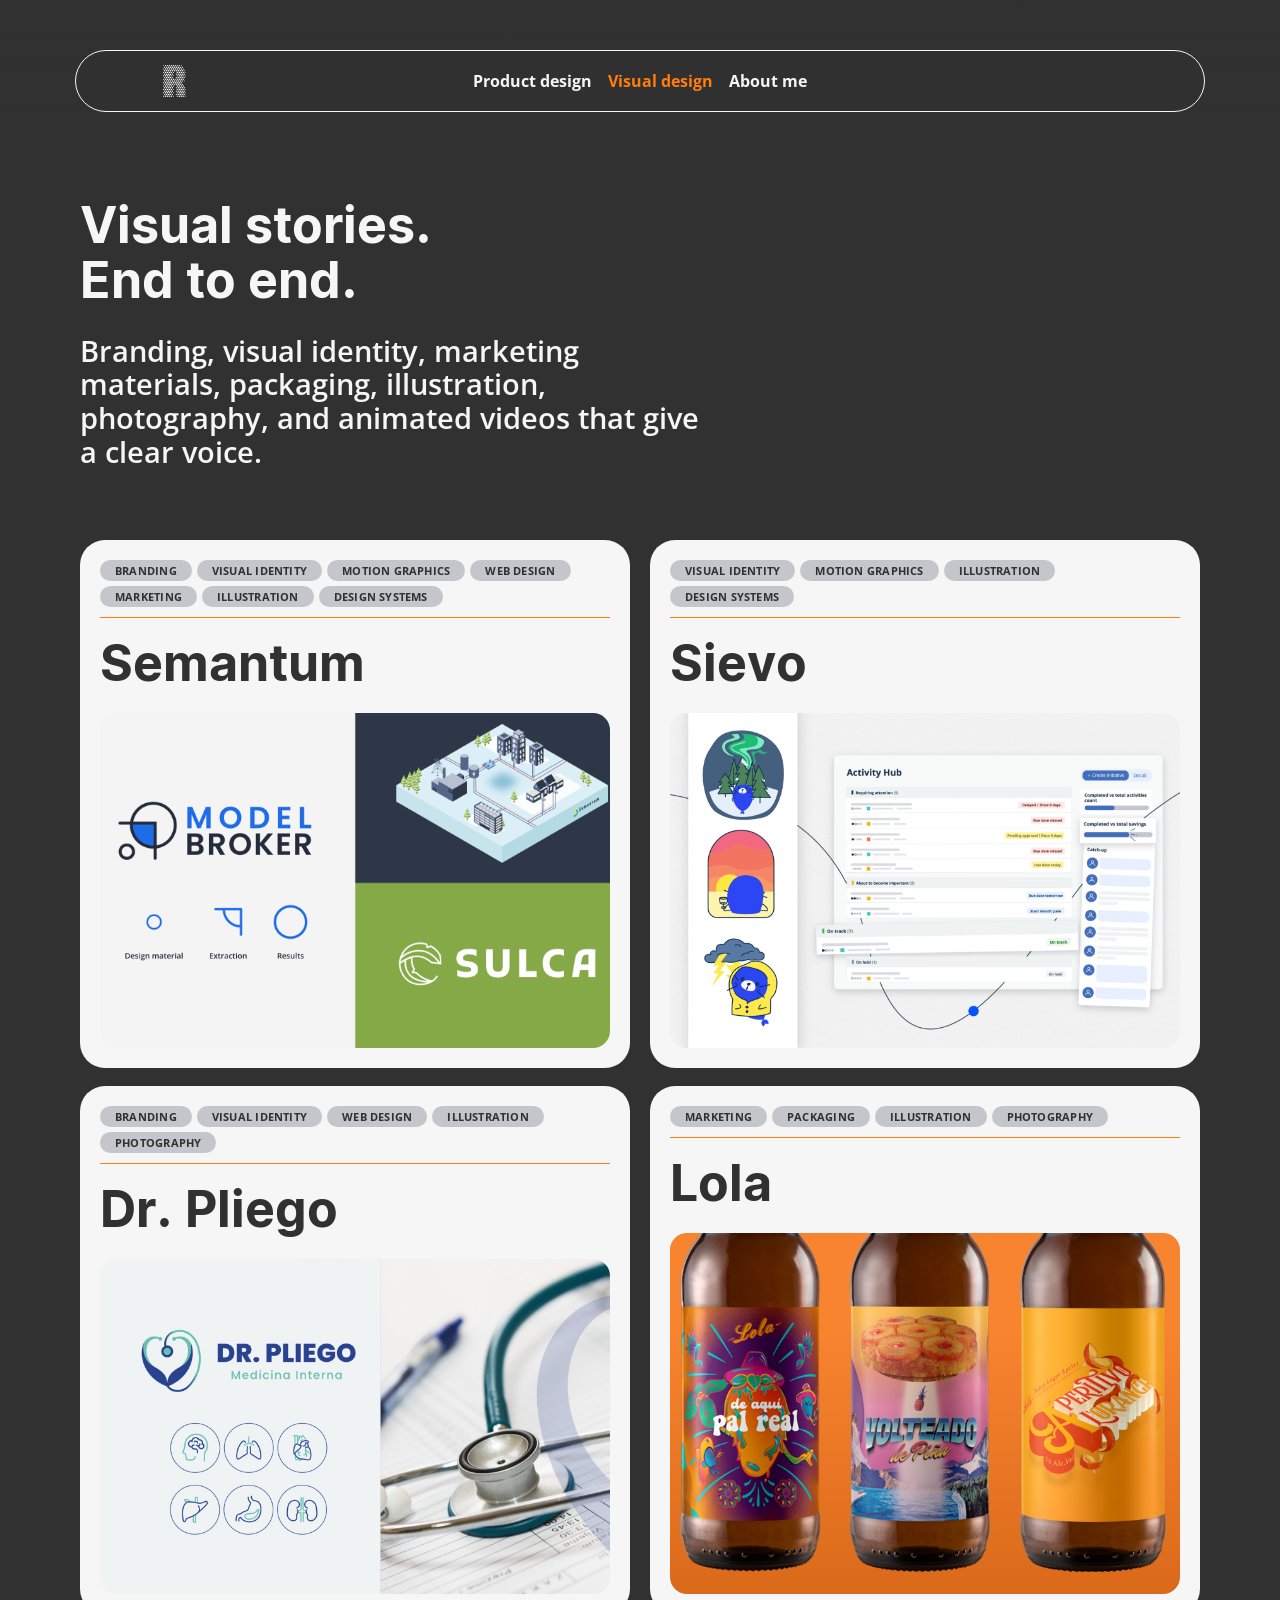
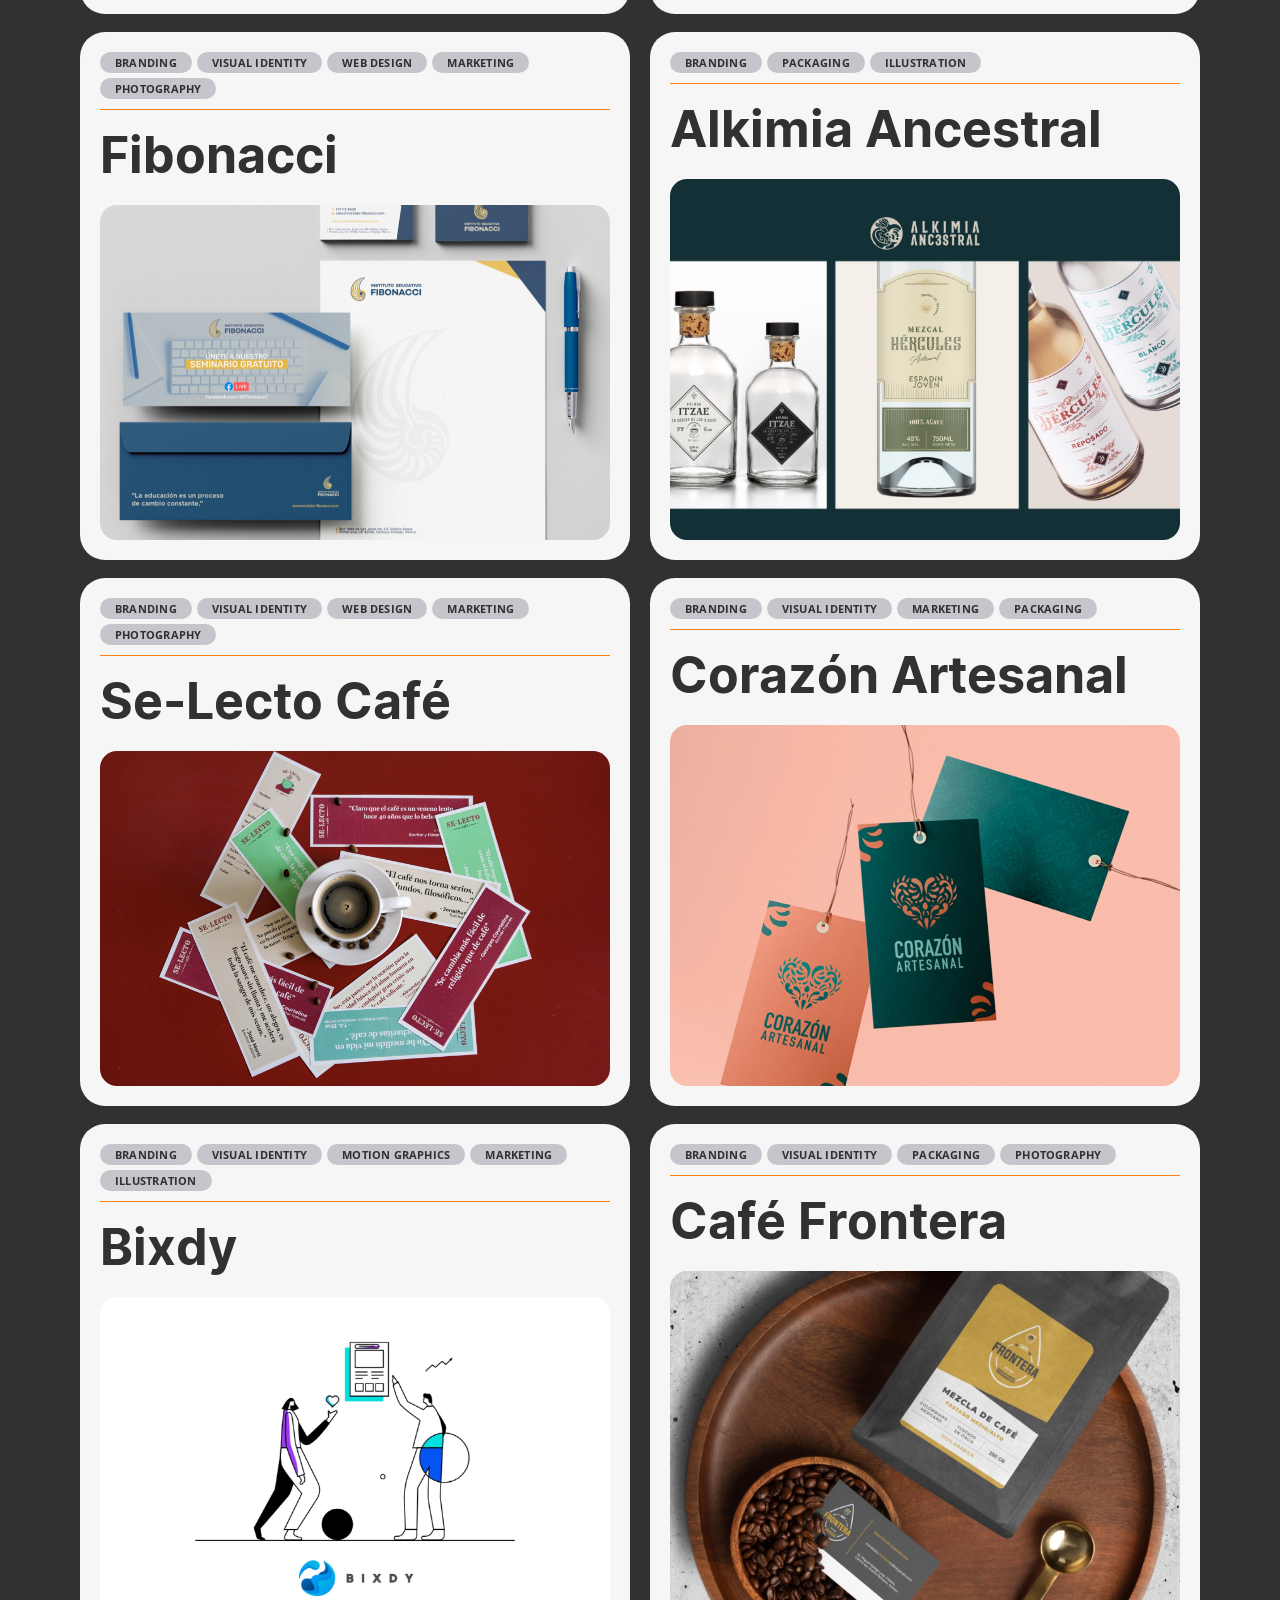
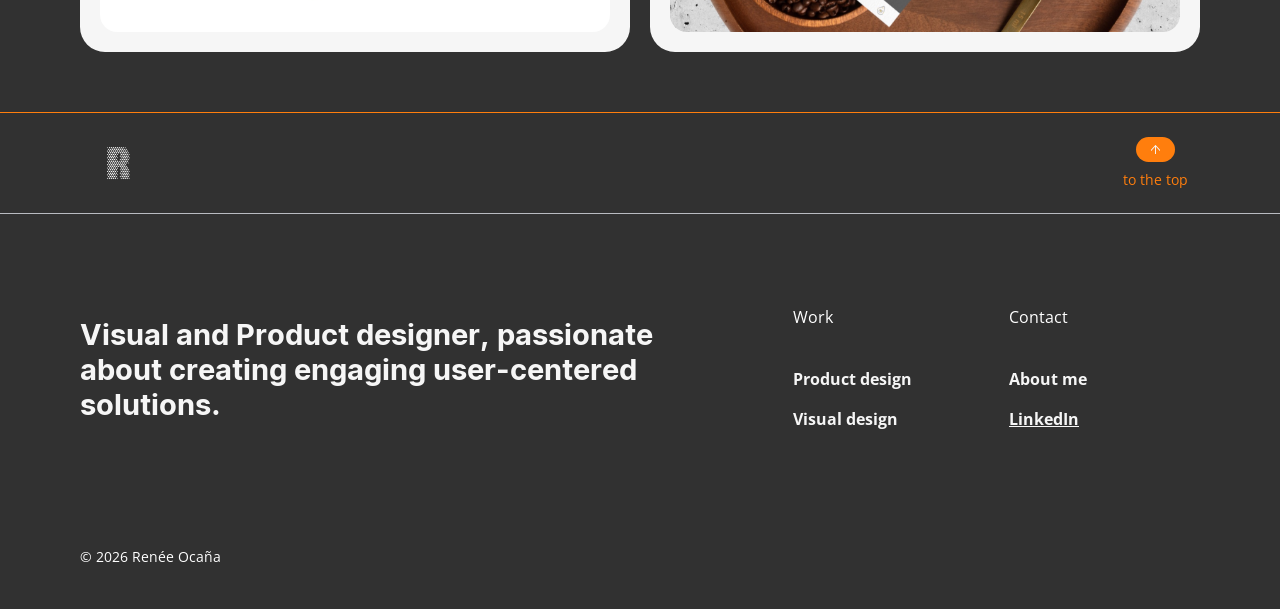
<file: visual-design.html>
<!doctype html>
<html lang="en">
<head>
  <meta charset="utf-8">
  <meta name="viewport" content="width=device-width, initial-scale=1">
  <title>Visual design — Renée Ocaña</title>
  <meta name="description" content="Branding, visual identity, marketing materials, packaging, illustration, photography and animated videos by Renée Ocaña.">
  <meta property="og:title" content="Visual design — Renée Ocaña">
  <meta property="og:description" content="Branding, visual identity, marketing materials, packaging, illustration, photography, and animated videos that give a clear voice.">
  <meta name="theme-color" content="#313131">
  <link rel="icon" href="assets/logos/renee-r.svg" type="image/svg+xml">
  <link rel="preconnect" href="https://fonts.googleapis.com">
  <link rel="preconnect" href="https://fonts.gstatic.com" crossorigin>
  <link href="https://fonts.googleapis.com/css2?family=Konkhmer+Sleokchher&family=Open+Sans:wght@400;600;700&display=swap" rel="stylesheet">
  <link rel="stylesheet" href="assets/css/tokens.css">
  <link rel="stylesheet" href="assets/css/base.css">
  <link rel="stylesheet" href="assets/css/components.css">
  <link rel="stylesheet" href="assets/css/pages.css">
  <script src="assets/js/components.js" defer></script>
</head>
<body>
  <site-nav current="visual-design"></site-nav>

  <main id="main">
    <section class="page-head container">
      <div class="page-head__inner">
        <h1 class="h2">Visual stories.<br>End to end.</h1>
        <p class="page-head__lead">Branding, visual identity, marketing materials, packaging, illustration, photography, and animated videos that give a clear voice.</p>
      </div>
    </section>

    <section class="container" aria-label="Projects">
      <div class="visual-grid">
        <project-card class="reveal" name="Semantum" image="assets/img/visual-semantum.png"
                      mobile-image="assets/img/mobile-semantum.png"
                      alt="Model Broker and Sulca brand identities with an isometric illustration"
                      tags="Branding, Visual identity, Motion graphics, Web design, Marketing, Illustration, Design systems">
          Brand, explainer video &amp; marketing visuals for a software company in Finland
        </project-card>

        <project-card class="reveal" name="Sievo" image="assets/img/visual-sievo.jpg"
                      mobile-image="assets/img/mobile-sievo.jpg"
                      alt="Sievo Academy mascot illustrations next to an Activity Hub interface"
                      tags="Visual identity, Motion graphics, Illustration, Design systems">
          Academy visual identity, motion videos &amp; mascot illustrations
        </project-card>

        <project-card class="reveal mobile-hidden" name="Dr. Pliego" image="assets/img/visual-dr-pliego.jpg"
                      alt="Dr. Pliego logo with organ icons beside a stethoscope photo"
                      tags="Branding, Visual identity, Web design, Illustration, Photography">
          Branding &amp; photography for an internal medicine doctor
        </project-card>

        <project-card class="reveal" name="Lola" image="assets/img/visual-lola.jpg"
                      mobile-image="assets/img/mobile-lola.jpg"
                      alt="Three craft beer bottles with colourful illustrated Lola labels"
                      tags="Marketing, Packaging, Illustration, Photography">
          Print-ready labels for a Guadalajara craft brewery
        </project-card>

        <project-card class="reveal" name="Fibonacci" image="assets/img/visual-fibonacci.jpg"
                      alt="Fibonacci stationery: letterhead, envelope and business cards"
                      tags="Branding, Visual identity, Web design, Marketing, Photography">
          Brand, identity &amp; website for an advisory center
        </project-card>

        <project-card class="reveal mobile-hidden" name="Alkimia Ancestral" image="assets/img/visual-alkimia.jpg"
                      alt="Alkimia Ancestral mezcal bottles and labels"
                      tags="Branding, Packaging, Illustration">
          Brand &amp; packaging for a spirits distributor
        </project-card>

        <project-card class="reveal mobile-hidden" name="Se-Lecto Café" image="assets/img/visual-se-lecto.jpg"
                      alt="Se-Lecto Café bookmarks scattered around a cup of coffee"
                      tags="Branding, Visual identity, Web design, Marketing, Photography">
          Brand, web, photography, social content &amp; barista for a café-library
        </project-card>

        <project-card class="reveal mobile-hidden" name="Corazón Artesanal" image="assets/img/visual-corazon-artesanal.jpg"
                      alt="Corazón Artesanal hang tags in coral and teal"
                      tags="Branding, Visual identity, Marketing, Packaging">
          Branding and social content for a craft store
        </project-card>

        <project-card class="reveal mobile-hidden" name="Bixdy" image="assets/img/visual-bixdy.jpg"
                      alt="Bixdy line illustration of two people building a website"
                      tags="Branding, Visual identity, Motion graphics, Marketing, Illustration">
          Led design for a startup helping small brands go online
        </project-card>

        <project-card class="reveal" name="Café Frontera" image="assets/img/visual-cafe-frontera.jpg"
                      alt="Café Frontera coffee bag and business card on a wooden tray"
                      tags="Branding, Visual identity, Packaging, Photography">
          Brand, photography &amp; packaging for a coffee shop
        </project-card>
      </div>
    </section>
  </main>

  <site-footer></site-footer>
</body>
</html>
</file>
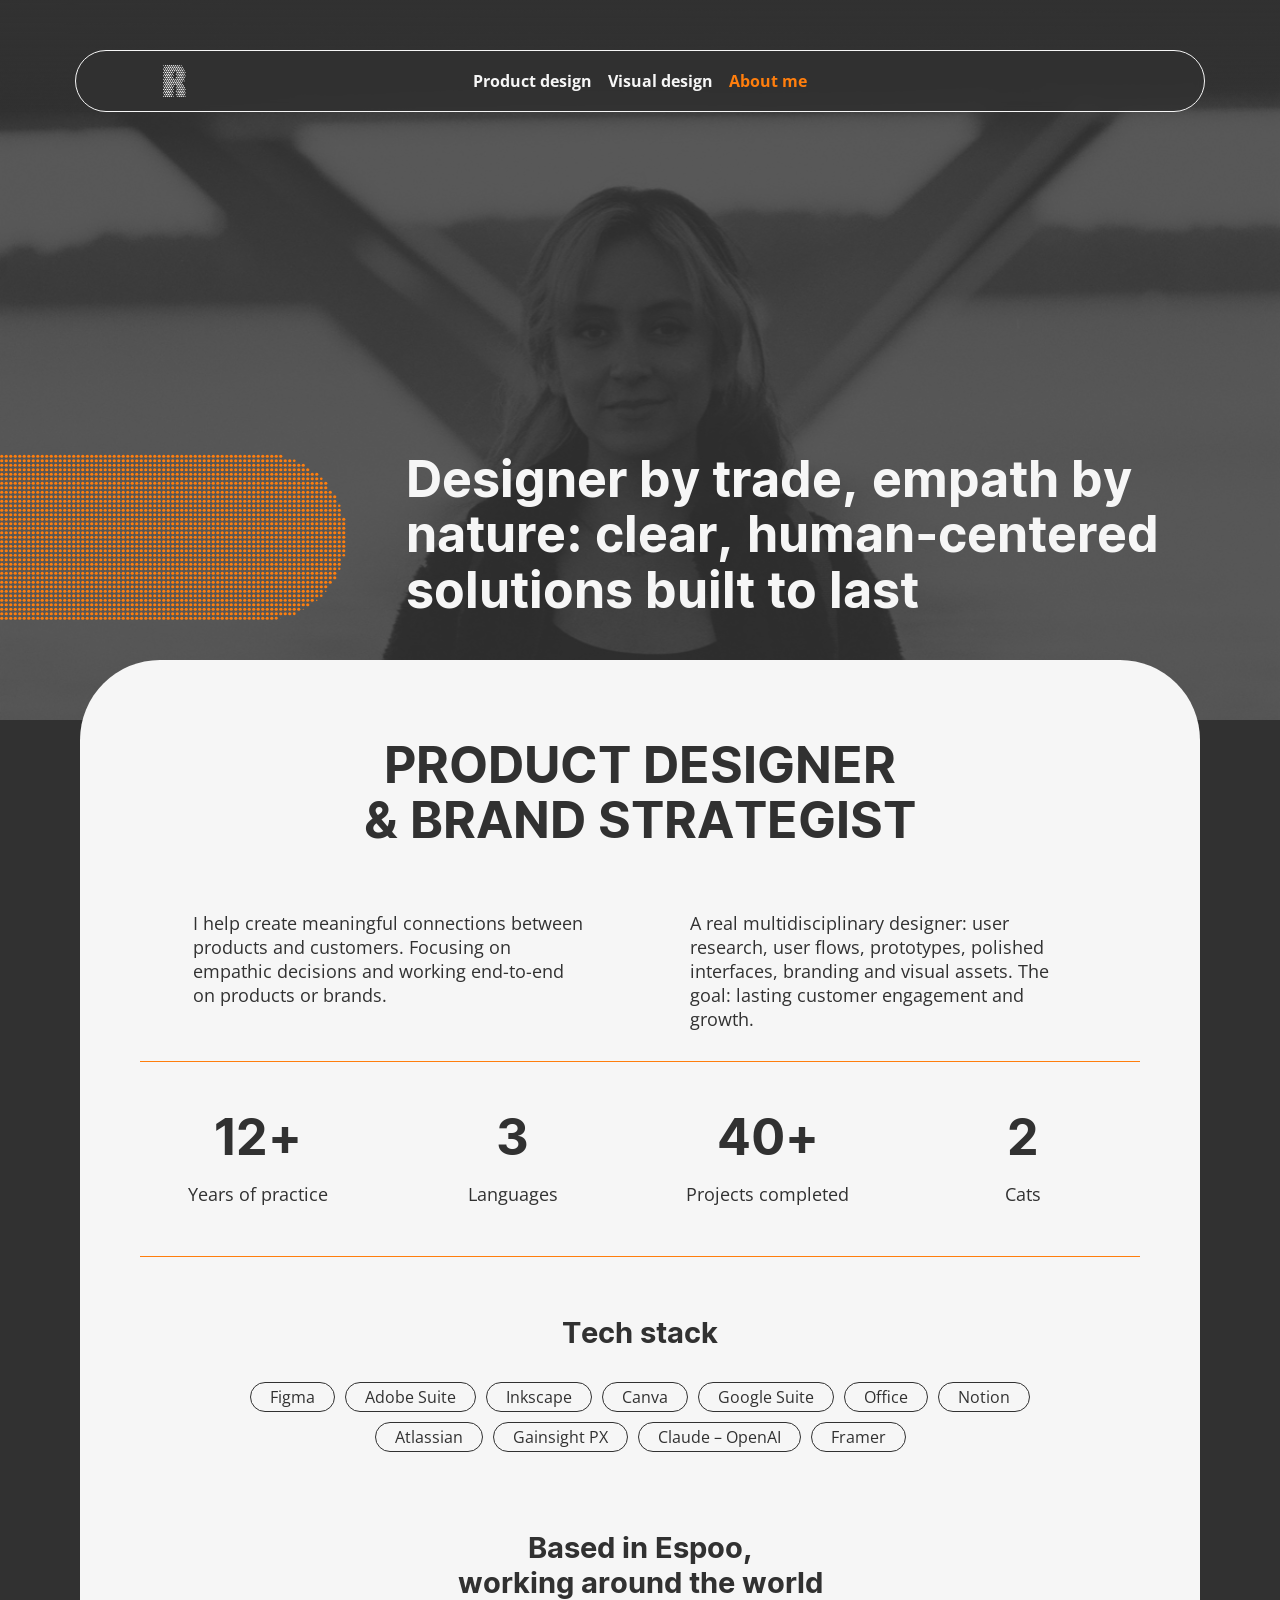
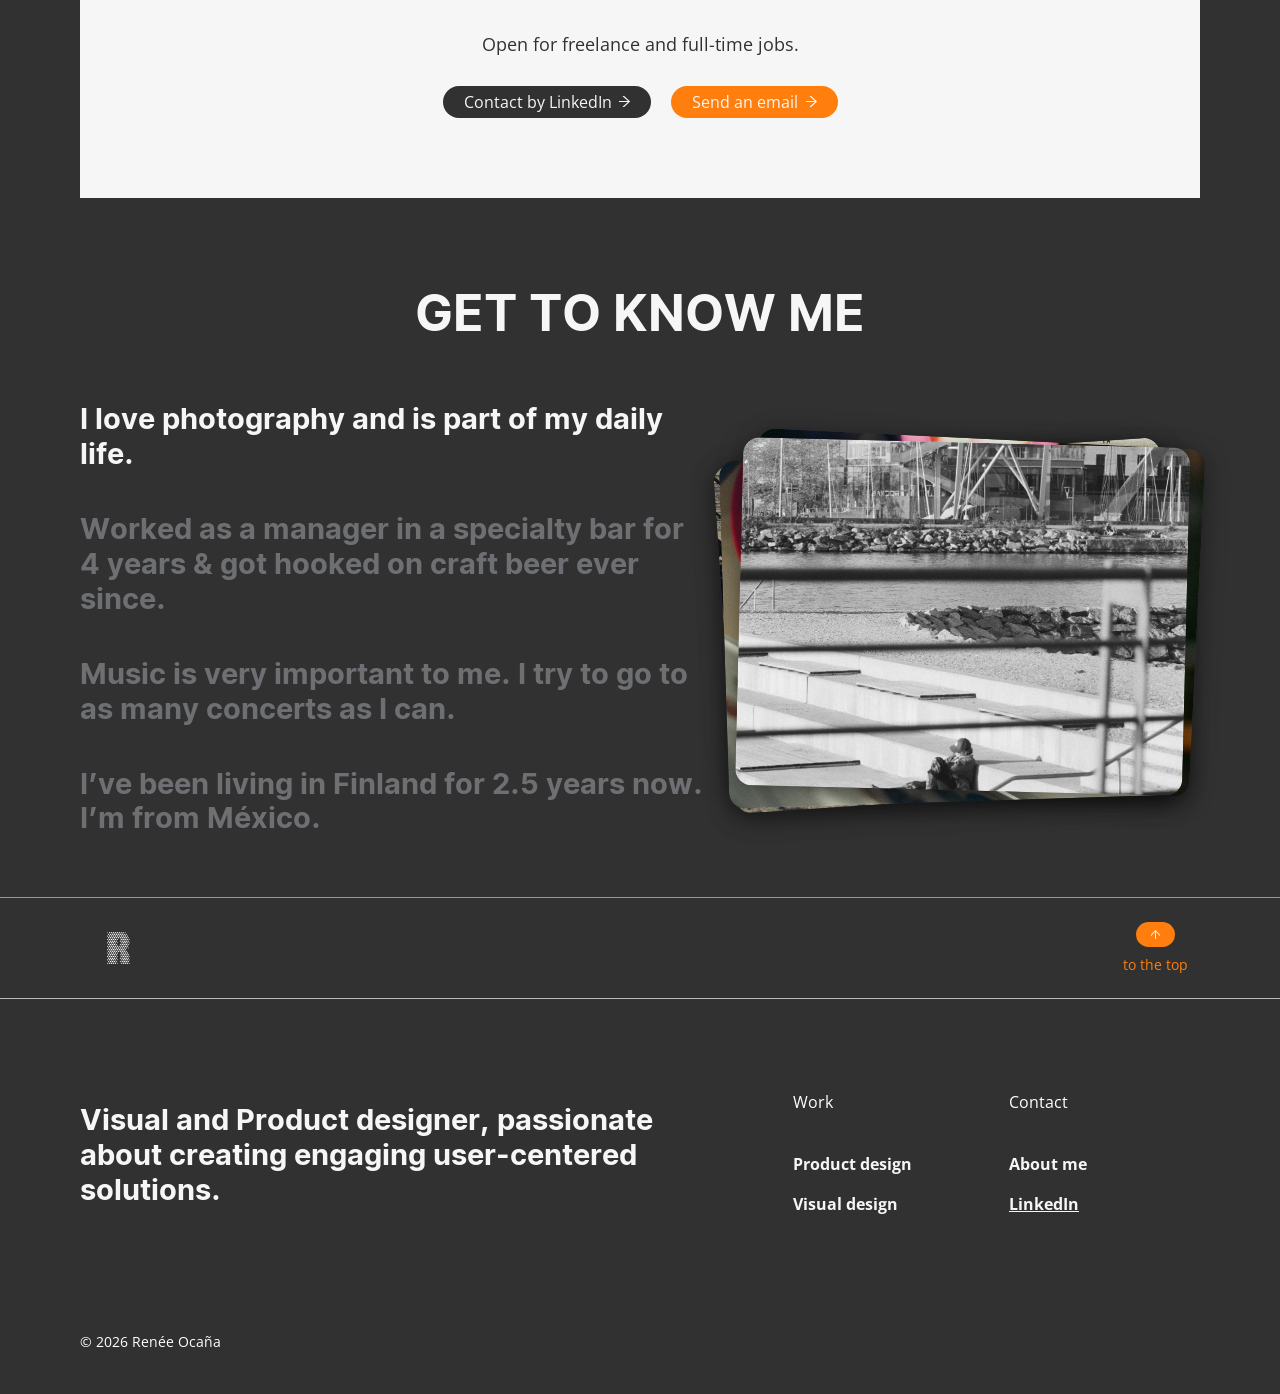
<file: site/about.html>
<!doctype html>
<html lang="en">
<head>
  <meta charset="utf-8">
  <meta name="viewport" content="width=device-width, initial-scale=1">
  <title>About me — Renée Ocaña</title>
  <meta name="description" content="Renée Ocaña — product designer and brand strategist based in Espoo, Finland. Open for freelance and full-time jobs.">
  <meta property="og:title" content="About me — Renée Ocaña">
  <meta property="og:description" content="Designer by trade, empath by nature: clear, human-centered solutions built to last.">
  <meta name="theme-color" content="#313131">
  <link rel="icon" href="assets/logos/renee-r.svg" type="image/svg+xml">
  <link rel="preconnect" href="https://fonts.googleapis.com">
  <link rel="preconnect" href="https://fonts.gstatic.com" crossorigin>
  <link href="https://fonts.googleapis.com/css2?family=Konkhmer+Sleokchher&family=Open+Sans:wght@400;600;700&display=swap" rel="stylesheet">
  <link rel="stylesheet" href="assets/css/tokens.css">
  <link rel="stylesheet" href="assets/css/base.css">
  <link rel="stylesheet" href="assets/css/components.css">
  <link rel="stylesheet" href="assets/css/pages.css">
  <script src="assets/js/components.js" defer></script>
</head>
<body>
  <site-nav current="about"></site-nav>

  <main id="main">
    <section class="about-hero">
      <img class="about-hero__bg" src="assets/img/about-hero.jpg" alt="">
      <div class="about-hero__inner">
        <dot-shader class="about-hero__pill" shape="pill" spacing="4.5" color="#ff7e0d" hot="#f6f6f6" aria-hidden="true"></dot-shader>
        <h1 class="h2 about-hero__title">Designer by trade, empath by nature: clear, human-centered solutions built to last</h1>
      </div>
    </section>

    <div class="container">
      <section class="profile" aria-labelledby="profile-title">
        <div class="profile__head reveal">
          <h2 class="h2 uppercase" id="profile-title">Product designer<br>&amp; brand strategist</h2>
          <div class="profile__cols body">
            <p>I help create meaningful connections between products and customers. Focusing on empathic decisions and working end-to-end on products or brands.</p>
            <p>A real multidisciplinary designer: user research, user flows, prototypes, polished interfaces, branding and visual assets. The goal: lasting customer engagement and growth.</p>
          </div>
        </div>

        <dl class="kpis reveal">
          <div><dt>Years of practice</dt><dd>12+</dd></div>
          <div><dt>Languages</dt><dd>3</dd></div>
          <div><dt>Projects completed</dt><dd>40+</dd></div>
          <div><dt>Cats</dt><dd>2</dd></div>
        </dl>

        <div class="stack reveal">
          <h2 class="h3">Tech stack</h2>
          <pill-list variant="outline" tags="Figma, Adobe Suite, Inkscape, Canva, Google Suite, Office, Notion, Atlassian, Gainsight PX, Claude – OpenAI, Framer"></pill-list>
        </div>

        <div class="contact reveal">
          <h2 class="h3">Based in Espoo,<br>working around the world</h2>
          <p class="body">Open for freelance and full-time jobs.</p>
          <div class="contact__cta">
            <a class="btn btn--dark" href="https://www.linkedin.com/in/renee-ocana/" target="_blank" rel="noopener">Contact by LinkedIn <img class="btn__icon" src="assets/icons/arrow-right.svg" alt=""></a>
            <a class="btn btn--orange" href="mailto:renee.oflo@proton.me">Send an email <img class="btn__icon" src="assets/icons/arrow-right.svg" alt=""></a>
          </div>
        </div>
      </section>
    </div>

    <section class="life container" aria-labelledby="life-title">
      <h2 class="h2 uppercase reveal" id="life-title">Get to know me</h2>
      <life-stack>
        <life-moment image="assets/img/life-photography.jpg" alt="Black-and-white photo of a person sitting on waterfront steps in front of city buildings">I love photography and is part of my daily life.</life-moment>
        <life-moment image="assets/img/life-beer.jpg" alt="Two glasses of craft beer on a bar table under neon lights">Worked as a manager in a specialty bar for 4 years &amp; got hooked on craft beer ever since.</life-moment>
        <life-moment image="assets/img/life-music.jpg" alt="A red vinyl record spinning on a turntable">Music is very important to me. I try to go to as many concerts as I can.</life-moment>
        <life-moment image="assets/img/life-finland.jpg" alt="Ladder leading into an ice-swimming hole on a frozen Finnish lake">I’ve been living in Finland for 2.5 years now. I’m from México.</life-moment>
      </life-stack>
    </section>
  </main>

  <site-footer></site-footer>
</body>
</html>
</file>
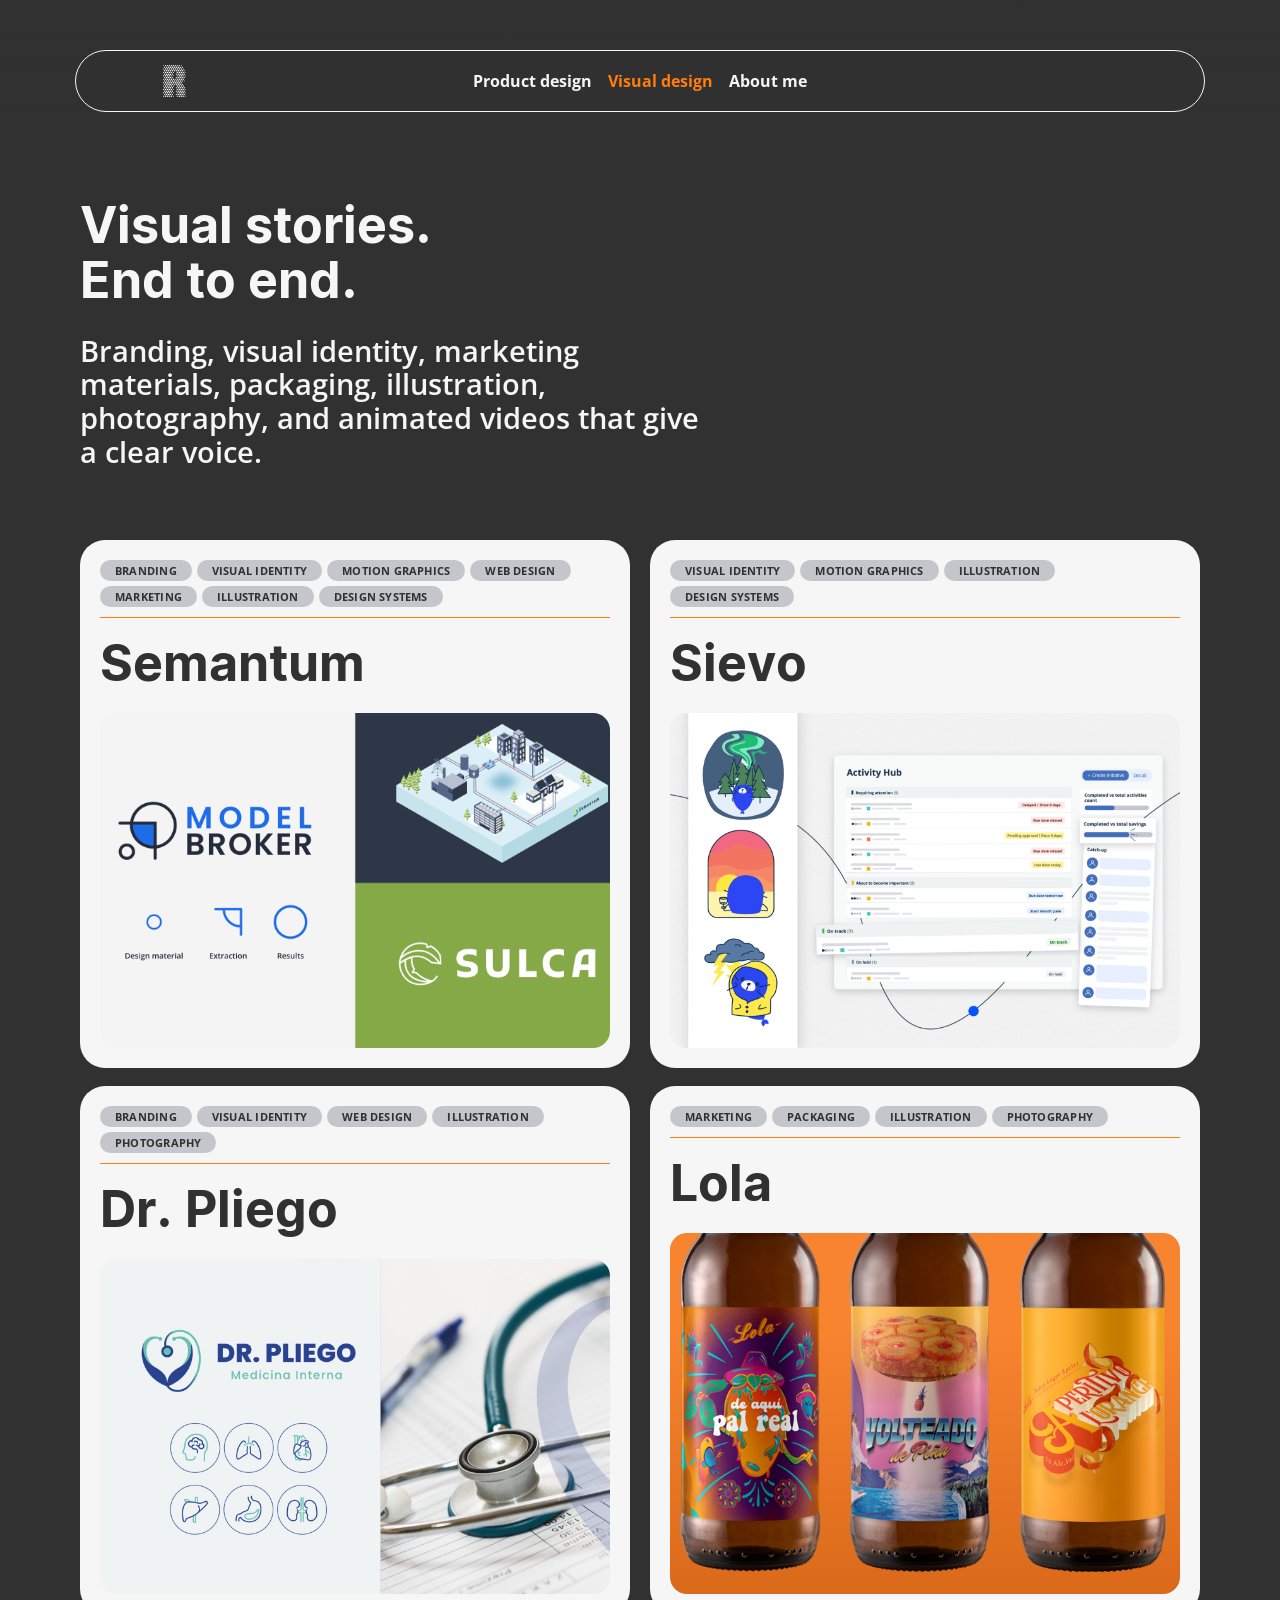
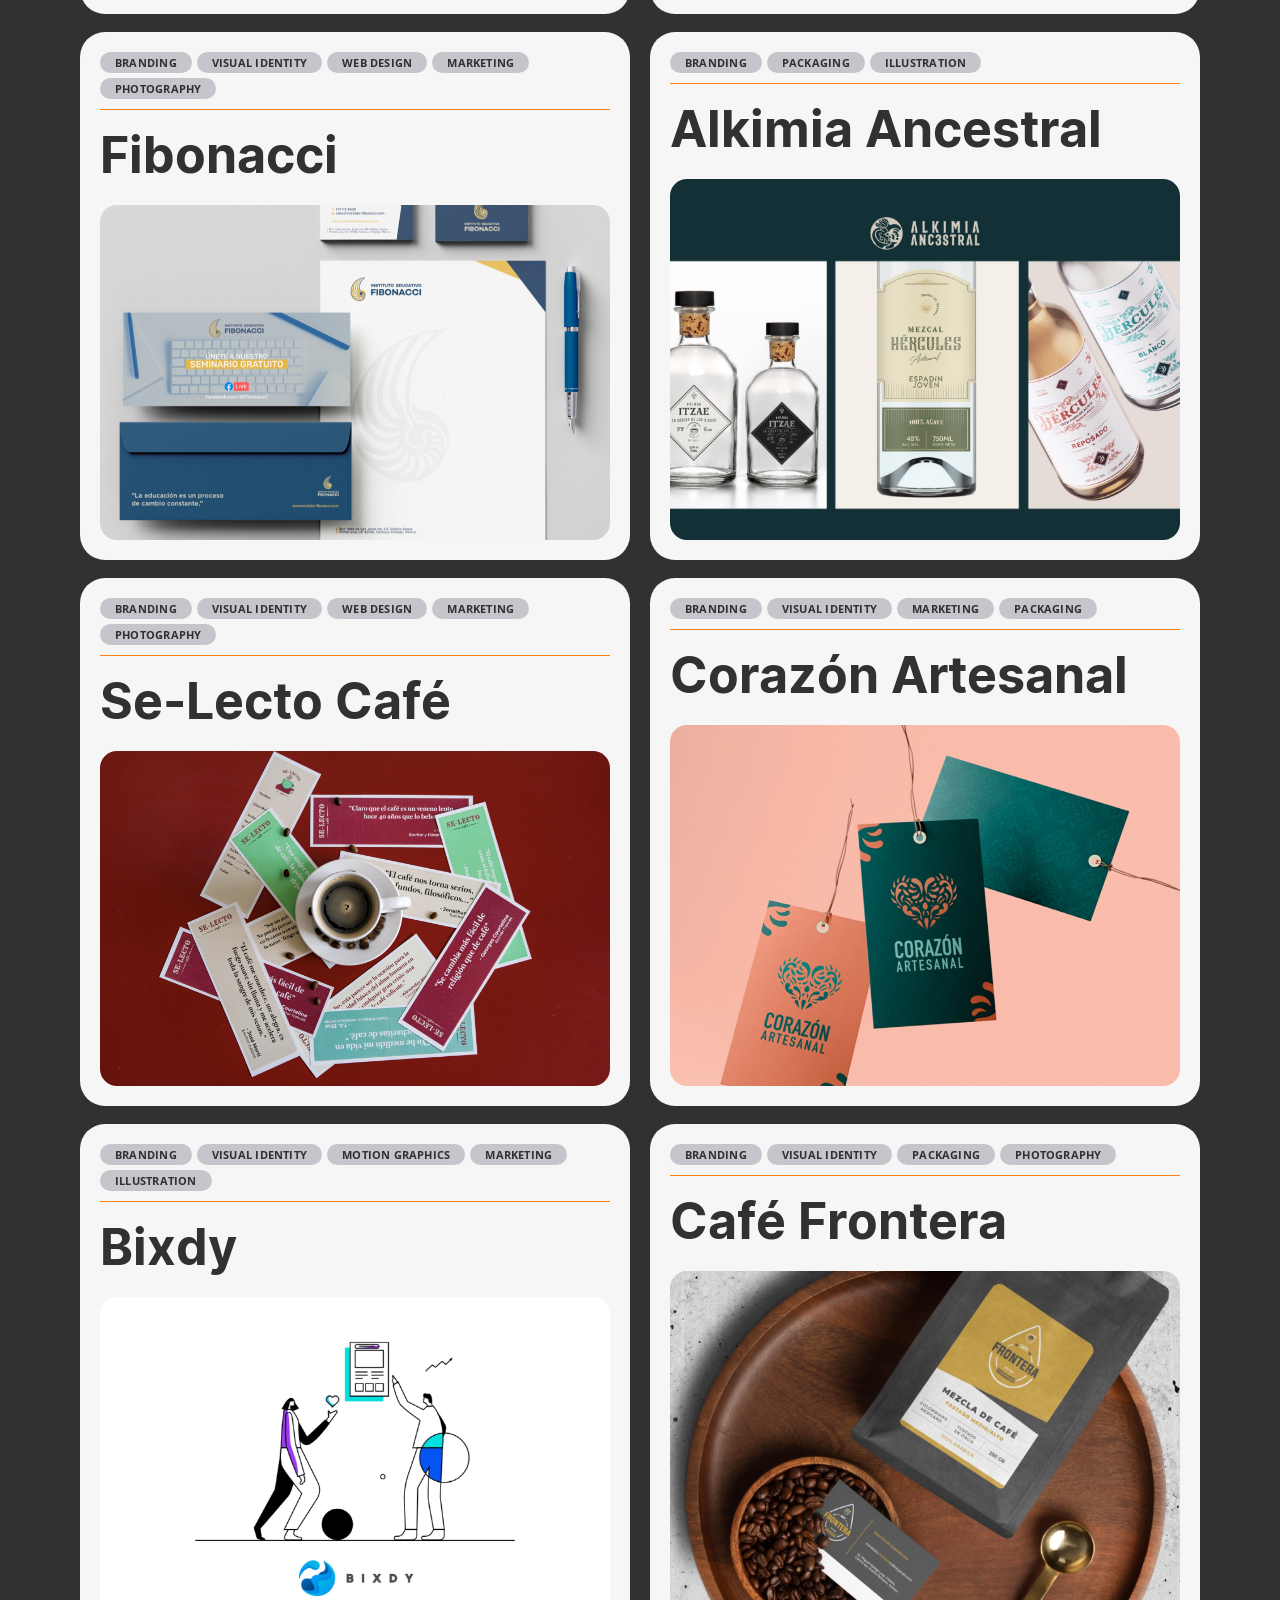
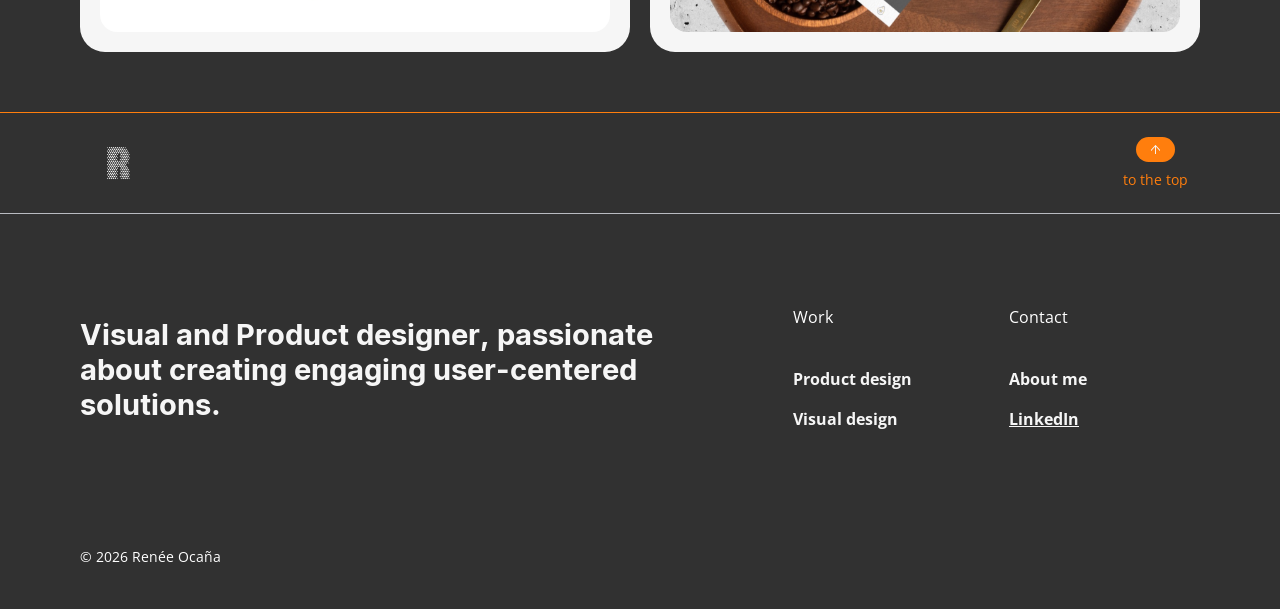
<file: site/visual-design.html>
<!doctype html>
<html lang="en">
<head>
  <meta charset="utf-8">
  <meta name="viewport" content="width=device-width, initial-scale=1">
  <title>Visual design — Renée Ocaña</title>
  <meta name="description" content="Branding, visual identity, marketing materials, packaging, illustration, photography and animated videos by Renée Ocaña.">
  <meta property="og:title" content="Visual design — Renée Ocaña">
  <meta property="og:description" content="Branding, visual identity, marketing materials, packaging, illustration, photography, and animated videos that give a clear voice.">
  <meta name="theme-color" content="#313131">
  <link rel="icon" href="assets/logos/renee-r.svg" type="image/svg+xml">
  <link rel="preconnect" href="https://fonts.googleapis.com">
  <link rel="preconnect" href="https://fonts.gstatic.com" crossorigin>
  <link href="https://fonts.googleapis.com/css2?family=Konkhmer+Sleokchher&family=Open+Sans:wght@400;600;700&display=swap" rel="stylesheet">
  <link rel="stylesheet" href="assets/css/tokens.css">
  <link rel="stylesheet" href="assets/css/base.css">
  <link rel="stylesheet" href="assets/css/components.css">
  <link rel="stylesheet" href="assets/css/pages.css">
  <script src="assets/js/components.js" defer></script>
</head>
<body>
  <site-nav current="visual-design"></site-nav>

  <main id="main">
    <section class="page-head container">
      <div class="page-head__inner">
        <h1 class="h2">Visual stories.<br>End to end.</h1>
        <p class="page-head__lead">Branding, visual identity, marketing materials, packaging, illustration, photography, and animated videos that give a clear voice.</p>
      </div>
    </section>

    <section class="container" aria-label="Projects">
      <div class="visual-grid">
        <project-card class="reveal" name="Semantum" image="assets/img/visual-semantum.png"
                      alt="Model Broker and Sulca brand identities with an isometric illustration"
                      tags="Branding, Visual identity, Motion graphics, Web design, Marketing, Illustration, Design systems">
          Brand, explainer video &amp; marketing visuals for a software company in Finland
        </project-card>

        <project-card class="reveal" name="Sievo" image="assets/img/visual-sievo.jpg"
                      alt="Sievo Academy mascot illustrations next to an Activity Hub interface"
                      tags="Visual identity, Motion graphics, Illustration, Design systems">
          Academy visual identity, motion videos &amp; mascot illustrations
        </project-card>

        <project-card class="reveal" name="Dr. Pliego" image="assets/img/visual-dr-pliego.jpg"
                      alt="Dr. Pliego logo with organ icons beside a stethoscope photo"
                      tags="Branding, Visual identity, Web design, Illustration, Photography">
          Branding &amp; photography for an internal medicine doctor
        </project-card>

        <project-card class="reveal" name="Lola" image="assets/img/visual-lola.jpg"
                      alt="Three craft beer bottles with colourful illustrated Lola labels"
                      tags="Marketing, Packaging, Illustration, Photography">
          Print-ready labels for a Guadalajara craft brewery
        </project-card>

        <project-card class="reveal" name="Fibonacci" image="assets/img/visual-fibonacci.jpg"
                      alt="Fibonacci stationery: letterhead, envelope and business cards"
                      tags="Branding, Visual identity, Web design, Marketing, Photography">
          Brand, identity &amp; website for an advisory center
        </project-card>

        <project-card class="reveal" name="Alkimia Ancestral" image="assets/img/visual-alkimia.jpg"
                      alt="Alkimia Ancestral mezcal bottles and labels"
                      tags="Branding, Packaging, Illustration">
          Brand &amp; packaging for a spirits distributor
        </project-card>

        <project-card class="reveal" name="Se-Lecto Café" image="assets/img/visual-se-lecto.jpg"
                      alt="Se-Lecto Café bookmarks scattered around a cup of coffee"
                      tags="Branding, Visual identity, Web design, Marketing, Photography">
          Brand, web, photography, social content &amp; barista for a café-library
        </project-card>

        <project-card class="reveal" name="Corazón Artesanal" image="assets/img/visual-corazon-artesanal.jpg"
                      alt="Corazón Artesanal hang tags in coral and teal"
                      tags="Branding, Visual identity, Marketing, Packaging">
          Branding and social content for a craft store
        </project-card>

        <project-card class="reveal" name="Bixdy" image="assets/img/visual-bixdy.jpg"
                      alt="Bixdy line illustration of two people building a website"
                      tags="Branding, Visual identity, Motion graphics, Marketing, Illustration">
          Led design for a startup helping small brands go online
        </project-card>

        <project-card class="reveal" name="Café Frontera" image="assets/img/visual-cafe-frontera.jpg"
                      alt="Café Frontera coffee bag and business card on a wooden tray"
                      tags="Branding, Visual identity, Packaging, Photography">
          Brand, photography &amp; packaging for a coffee shop
        </project-card>
      </div>
    </section>
  </main>

  <site-footer></site-footer>
</body>
</html>
</file>
<file: assets/css/tokens.css>
/* ==========================================================================
   Design tokens — Renée Ocaña Portfolio 2026
   The single source of truth for colour, type, spacing, radius, shadow and
   motion. Values come from the Figma file's styles (Black, Gray, BG White,
   Accent Orange, Accent Green, H1–H4, Body, Captions, Button pills) and its
   auto-layout gaps. Components only use the *semantic* tokens below the
   primitives, so a theme change happens here and nowhere else.
   See styleguide.html for a visual reference.
   ========================================================================== */

:root {
  /* ---------- Colour primitives (Figma: Black, Gray, BG White, Accent) ---------- */
  --color-black: #313131;
  --color-ink: #1e1e1e;
  --color-gray: #b9bbc1;
  --color-white: #f6f6f6;
  --color-pure-white: #ffffff;
  --color-orange: #ff7e0d;
  --color-orange-dark: #ec6f00;
  --color-green: #709049;

  /* ---------- Colour: semantic ---------- */
  --surface-page: var(--color-black);
  --surface-card: var(--color-white);
  --surface-card-dark: var(--color-black);
  --surface-nav: rgba(49, 49, 49, 0.8);
  --surface-menu: rgba(49, 49, 49, 0.96);
  --surface-pill: rgba(185, 187, 193, 0.8);

  --text-primary: var(--color-white);
  --text-muted: var(--color-gray);
  --text-on-light: var(--color-black);
  --text-accent: var(--color-orange);

  --border-strong: var(--color-white);
  --border-subtle: var(--color-gray);
  --border-accent: var(--color-orange);
  --border-on-light: var(--color-black);

  --action-primary: var(--color-orange);
  --action-primary-hover: var(--color-orange-dark);
  --action-dark: var(--color-black);
  --action-dark-hover: var(--color-ink);
  --focus-ring: var(--color-orange);

  /* ---------- Typography ---------- */
  --font-display: "Konkhmer Sleokchher", "Inter", system-ui, sans-serif;
  --font-body: "Open Sans", system-ui, -apple-system, "Segoe UI", sans-serif;

  --weight-regular: 400;
  --weight-semibold: 600;
  --weight-bold: 700;

  /* display scale: Figma size at 1440px, scaled down fluidly */
  --text-h1: clamp(44px, 5.6vw, 80px);   /* Figma H1 80/88 */
  --text-h2: clamp(30px, 3.9vw, 56px);   /* Figma H2 56/62 */
  --text-h3: clamp(22px, 2.3vw, 32px);   /* Figma H3 32/38 */
  --text-h4: clamp(16px, 1.4vw, 20px);   /* Figma H4 20/24 */
  --leading-h1: 1.1;
  --leading-h2: 1.107;
  --leading-h3: 1.1875;
  --leading-h4: 1.2;
  --tracking-h4: -0.02em;

  --text-lead: clamp(22px, 2.5vw, 36px); /* home intro, Open Sans 36 */
  --text-body: 18px;                     /* Figma Body 18/24 */
  --leading-body: 24px;
  --text-small: 16px;                    /* Figma Body small / buttons / nav */
  --text-caption: 14px;                  /* Figma Captions body */
  --leading-caption: 1.35;
  --text-pill: 11px;                     /* Figma Button pills */
  --text-mobile-title: 20px;             /* fixed 20px titles on mobile (Figma mobile H4) */
  --tracking-pill: 0.02em;

  /* ---------- Spacing (Figma auto-layout gaps) ---------- */
  --space-1: 5px;
  --space-2: 8px;
  --space-3: 10px;
  --space-4: 15px;
  --space-5: 20px;
  --space-6: 30px;
  --space-7: 40px;
  --space-8: 60px;
  --space-9: 80px;
  --space-10: 100px;

  /* ---------- Layout ---------- */
  --content-max: 1280px;
  --page-pad: var(--space-9);
  --nav-top: 50px;
  --nav-height: 62px;
  --nav-max: 1290px;

  /* ---------- Radius ---------- */
  --radius-pill: 50px;
  --radius-card: 25px;
  --radius-media: 17px;
  --radius-panel: 80px;
  --radius-round: 100px;

  /* ---------- Elevation ---------- */
  --shadow-card: 0 4px 24px rgba(0, 0, 0, 0.25);
  --shadow-media: 0 4px 12px rgba(0, 0, 0, 0.25);
  --shadow-photo: 0 6px 24px rgba(0, 0, 0, 0.35);

  /* ---------- Motion ---------- */
  --ease-out: cubic-bezier(0.22, 1, 0.36, 1);
  --duration-fast: 0.2s;
  --duration-base: 0.35s;
  --duration-slow: 0.6s;
}

/* Breakpoints (CSS variables can't be used in media queries — keep in sync):
   tablet  ≤ 1100px
   mobile  ≤ 760px */

@media (max-width: 1100px) {
  :root { --page-pad: var(--space-7); }
}

@media (max-width: 760px) {
  :root {
    --page-pad: 16px;
    --nav-top: var(--space-5);
    --nav-height: 52px;
    --radius-panel: 40px;
  }
}
</file>
<file: assets/css/base.css>
/* ==========================================================================
   Base — reset, typography utilities and layout helpers.
   Uses tokens from tokens.css only.
   ========================================================================== */

*,
*::before,
*::after { box-sizing: border-box; }

html { scroll-behavior: smooth; }

body {
  margin: 0;
  background: var(--surface-page);
  color: var(--text-primary);
  font-family: var(--font-body);
  font-size: var(--text-body);
  line-height: var(--leading-body);
  -webkit-font-smoothing: antialiased;
  overflow-x: hidden;
}

img { display: block; max-width: 100%; }
a { color: inherit; }
p { margin: 0; }
h1, h2, h3, h4 { margin: 0; font-weight: var(--weight-regular); }

:focus-visible { outline: 2px solid var(--focus-ring); outline-offset: 3px; }

/* Custom elements are blocks; hide them until components.js has rendered
   them so there is no flash of unstyled content. */
site-nav, site-footer, case-card, case-slider, project-card,
pill-list, logo-marquee, life-stack, dot-shader { display: block; }
:not(:defined):is(site-nav, site-footer, case-card, case-slider, project-card, logo-marquee, life-stack) { visibility: hidden; }

/* ---------- Type utilities ---------- */

.h1 { font-family: var(--font-display); font-size: var(--text-h1); line-height: var(--leading-h1); }
.h2 { font-family: var(--font-display); font-size: var(--text-h2); line-height: var(--leading-h2); }
.h3 { font-family: var(--font-display); font-size: var(--text-h3); line-height: var(--leading-h3); }
.h4 { font-family: var(--font-display); font-size: var(--text-h4); line-height: var(--leading-h4); letter-spacing: var(--tracking-h4); }
.lead { font-size: var(--text-lead); line-height: 1.36; font-weight: var(--weight-semibold); }
.lead strong { font-weight: var(--weight-bold); }
.body { font-size: var(--text-body); line-height: var(--leading-body); }
.body p + p { margin-top: var(--leading-body); }
.caption { font-size: var(--text-caption); line-height: var(--leading-caption); }
.uppercase { text-transform: uppercase; }
.muted { color: var(--text-muted); }
.accent { color: var(--text-accent); }

/* ---------- Layout ---------- */

.container {
  width: 100%;
  max-width: calc(var(--content-max) + var(--page-pad) * 2);
  margin: 0 auto;
  padding-inline: var(--page-pad);
}

.section-title { display: grid; justify-items: center; gap: var(--space-5); text-align: center; padding-inline: var(--page-pad); }
.section-title .h2 { text-transform: uppercase; }

.visually-hidden {
  position: absolute !important;
  width: 1px; height: 1px;
  margin: -1px; padding: 0;
  overflow: hidden;
  clip: rect(0 0 0 0);
  white-space: nowrap;
  border: 0;
}

.skip-link {
  position: absolute;
  left: 16px;
  top: -60px;
  z-index: 100;
  padding: var(--space-2) 16px;
  border-radius: var(--radius-pill);
  background: var(--action-primary);
  color: var(--text-on-light);
  font-weight: var(--weight-bold);
  text-decoration: none;
}
.skip-link:focus { top: 16px; }

/* ---------- Reveal on scroll (add class="reveal") ---------- */

.reveal { opacity: 0; transform: translateY(24px); transition: opacity 0.7s var(--ease-out), transform 0.7s var(--ease-out); }
.reveal.is-visible { opacity: 1; transform: none; }

@media (max-width: 760px) {
  body { font-size: var(--text-small); line-height: 1.4; }
}

@media (prefers-reduced-motion: reduce) {
  html { scroll-behavior: auto; }
  *, *::before, *::after { transition-duration: 0.01ms !important; animation-duration: 0.01ms !important; }
  .reveal { opacity: 1; transform: none; }
}
</file>
<file: assets/css/components.css>
/* ==========================================================================
   Components — one block per component, in the same order as styleguide.html.
   Markup for the custom elements is rendered by assets/js/components.js.
   ========================================================================== */

/* ---------- Logo (R mark) ---------- */

.logo-r {
  flex: none;
  display: block;
  width: 36px;
  height: 36px;
  background: var(--text-primary);
  -webkit-mask: url("../logos/renee-r.svg") center / contain no-repeat;
  mask: url("../logos/renee-r.svg") center / contain no-repeat;
  transition: background-color var(--duration-fast) ease;
}
.logo-r:hover { background: var(--text-accent); }

/* ---------- Button ----------
   .btn + one of: .btn--dark | .btn--orange | .btn--outline
   Optional arrow: <img class="btn__icon" src="assets/icons/arrow-right.svg" alt=""> */

.btn {
  display: inline-flex;
  align-items: center;
  gap: 7.5px;
  padding: 7px var(--space-5);
  border: 1px solid transparent;
  border-radius: var(--radius-pill);
  font-family: var(--font-body);
  font-size: var(--text-small);
  line-height: 1;
  text-decoration: none;
  cursor: pointer;
  transition: background-color var(--duration-fast) ease, color var(--duration-fast) ease, border-color var(--duration-fast) ease;
}
.btn__icon { width: 11px; height: 11px; transition: transform var(--duration-fast) ease; }
.btn:hover .btn__icon { transform: translateX(3px); }
.btn--dark { background: var(--action-dark); color: var(--text-primary); }
.btn--dark:hover { background: var(--action-dark-hover); }
.btn--orange { background: var(--action-primary); color: var(--text-primary); }
.btn--orange:hover { background: var(--action-primary-hover); }
.btn--outline { background: var(--surface-card); color: var(--text-on-light); border-color: var(--border-on-light); }
.btn--small { padding: 5px var(--space-4); font-size: var(--text-caption); }

/* ---------- Round button (slider arrows) ---------- */

.round-btn {
  display: grid;
  place-items: center;
  width: 43px;
  height: 42px;
  padding: 0;
  border: 0;
  border-radius: var(--radius-round);
  background: rgba(255, 126, 13, 0.9);
  cursor: pointer;
  transition: background-color var(--duration-fast) ease, transform var(--duration-fast) ease;
}
.round-btn img { width: 14px; height: 14px; }
.round-btn:hover { background: var(--action-primary); transform: scale(1.06); }
.round-btn--prev img { transform: rotate(180deg); }

/* ---------- Pill & <pill-list> ---------- */

.pills { display: flex; flex-wrap: wrap; gap: var(--space-1); list-style: none; margin: 0; padding: 0; }
.pill {
  display: inline-flex;
  align-items: center;
  padding: var(--space-1) var(--space-4);
  border-radius: var(--radius-pill);
  background: var(--surface-pill);
  color: var(--text-on-light);
  font-size: var(--text-pill);
  font-weight: var(--weight-bold);
  line-height: 1;
  letter-spacing: var(--tracking-pill);
  text-transform: uppercase;
  white-space: nowrap;
}
/* variant="outline" — tech stack chips */
pill-list[variant="outline"] .pills { justify-content: center; gap: var(--space-3); }
pill-list[variant="outline"] .pill {
  padding: 6px 19px;
  border: 1px solid var(--border-on-light);
  background: var(--surface-card);
  font-size: var(--text-small);
  font-weight: var(--weight-regular);
  letter-spacing: 0;
  text-transform: none;
}

/* ---------- <site-nav> ---------- */

.top-fade {
  position: fixed;
  inset: 0 0 auto 0;
  height: 112px;
  z-index: 40;
  pointer-events: none;
  background: linear-gradient(180deg, var(--surface-page) 0%, rgba(49, 49, 49, 0.85) 45%, rgba(49, 49, 49, 0) 100%);
}

.nav {
  position: fixed;
  top: var(--nav-top);
  left: 50%;
  z-index: 50;
  transform: translateX(-50%);
  width: calc(100% - 150px);
  max-width: var(--nav-max);
  height: var(--nav-height);
  display: flex;
  align-items: center;
  gap: var(--space-6);
  padding: 12px var(--space-9);
  border: 1px solid var(--border-strong);
  border-radius: var(--radius-pill);
  background: var(--surface-nav);
  backdrop-filter: blur(5px);
  -webkit-backdrop-filter: blur(5px);
}

.nav__menu {
  flex: 1;
  display: flex;
  justify-content: center;
  margin-right: 66px; /* keeps the menu centred against the logo */
}

.nav-link {
  display: inline-block;
  padding: var(--space-2);
  font-size: var(--text-small);
  font-weight: var(--weight-bold);
  line-height: 1;
  color: var(--text-primary);
  text-decoration: none;
  white-space: nowrap;
  transition: color var(--duration-fast) ease;
}
.nav-link:hover,
.nav-link[aria-current="page"] { color: var(--text-accent); }

.nav__toggle {
  display: none;
  position: relative;
  margin-left: auto;
  width: 40px;
  height: 40px;
  padding: 0;
  border: 0;
  background: none;
  cursor: pointer;
}
.nav__toggle span {
  position: absolute;
  left: var(--space-2);
  right: var(--space-2);
  height: 4px;
  border-radius: 4px;
  background: var(--text-primary);
  transition: transform 0.3s var(--ease-out), top 0.3s var(--ease-out);
}
.nav__toggle span:first-child { top: 13px; }
.nav__toggle span:last-child { top: 23px; }
.nav.is-open .nav__toggle span:first-child { top: 18px; transform: rotate(45deg); }
.nav.is-open .nav__toggle span:last-child { top: 18px; transform: rotate(-45deg); }

/* ---------- <site-footer> ---------- */

.footer { border-top: 1px solid var(--border-accent); background: var(--surface-page); }
.footer__bar {
  display: flex;
  align-items: center;
  justify-content: space-between;
  padding: var(--space-3) var(--page-pad);
  border-bottom: 1px solid var(--border-subtle);
}
.footer__bar .logo-r { margin: var(--space-4) var(--space-5); }

.to-top {
  display: grid;
  justify-items: center;
  gap: var(--space-2);
  width: 89px;
  padding: 14px 0;
  border: 0;
  background: none;
  color: var(--text-accent);
  font-family: var(--font-body);
  font-size: var(--text-caption);
  cursor: pointer;
}
.to-top__icon {
  display: grid;
  place-items: center;
  width: 39px;
  height: 25px;
  border-radius: 40px;
  background: var(--action-primary);
  transition: transform var(--duration-fast) ease;
}
.to-top__icon img { width: 9px; height: 9px; transform: rotate(-90deg); }
.to-top:hover .to-top__icon { transform: translateY(-3px); }

.footer__main {
  display: grid;
  grid-template-columns: minmax(0, 630px) 1fr;
  gap: var(--space-7);
  max-width: calc(var(--content-max) + var(--page-pad) * 2);
  margin: 0 auto;
  padding: 92px var(--page-pad) 0;
}
.footer__tagline { font-family: var(--font-display); font-size: var(--text-h3); line-height: var(--leading-h3); padding-right: var(--space-5); margin-top: 13px; }
.footer__cols { display: flex; justify-content: flex-end; gap: var(--space-5); }
.footer__col { width: 196px; display: grid; gap: var(--space-6); align-content: start; }
.footer__col h2 { padding: 0 var(--space-1) var(--space-1); font-family: var(--font-body); font-size: var(--text-small); line-height: 22px; color: var(--color-pure-white); }
.footer__col ul { list-style: none; margin: 0; padding: 0; display: grid; gap: var(--space-2); }
.footer__col a {
  display: inline-block;
  padding: var(--space-2) var(--space-1);
  font-size: var(--text-small);
  font-weight: var(--weight-bold);
  line-height: 1;
  color: var(--text-primary);
  text-decoration: none;
  transition: color var(--duration-fast) ease;
}
.footer__col a[target="_blank"] { text-decoration: underline; }
.footer__col a:hover { color: var(--text-accent); }
.footer__copy { max-width: calc(var(--content-max) + var(--page-pad) * 2); margin: 0 auto; padding: 110px var(--page-pad) var(--space-7); font-size: var(--text-caption); color: var(--color-pure-white); }

/* ---------- <case-card> ----------
   layout="reverse" puts the image on the right, layout="secondary" is the
   compact dark card. */

.case {
  display: flex;
  gap: var(--space-5);
  height: 100%;
  min-height: 480px;
  padding: var(--space-6);
  border-radius: var(--radius-card);
  background: var(--surface-card);
  color: var(--text-on-light);
  transition: box-shadow var(--duration-base) var(--ease-out);
}
.case:hover { box-shadow: var(--shadow-card); }

.case__media {
  flex: 0 0 calc(50% - var(--space-5) / 2);
  max-height: 420px;
  border-radius: var(--radius-media);
  overflow: hidden;
  transition: box-shadow var(--duration-base) var(--ease-out);
}
.case__media img { width: 100%; height: 100%; object-fit: cover; transition: transform var(--duration-slow) var(--ease-out); }
.case:hover .case__media { box-shadow: var(--shadow-media); }
.case:hover .case__media img { transform: scale(1.04); }

.case__body { flex: 1; display: flex; flex-direction: column; gap: var(--space-3); min-width: 0; }
.case__details { font-size: var(--text-caption); line-height: var(--leading-caption); }
.case__title { font-family: var(--font-display); font-size: var(--text-h2); line-height: var(--leading-h2); margin-top: var(--space-5); }
.case__text { font-size: var(--text-body); line-height: var(--leading-body); }
.case__text strong { font-weight: var(--weight-bold); }

case-card[layout="reverse"] .case { flex-direction: row-reverse; }

case-card[layout="secondary"] .case { min-height: 0; background: var(--surface-card-dark); color: var(--text-primary); }
case-card[layout="secondary"] .case__media { flex-basis: 372px; max-height: 226px; }
case-card[layout="secondary"] .case__title { font-size: var(--text-h3); line-height: var(--leading-h3); margin-top: var(--space-3); }
case-card[layout="secondary"] .case__text { font-size: var(--text-small); line-height: var(--leading-caption); }
case-card[layout="secondary"] .case:hover { box-shadow: 0 0 0 1px var(--border-accent), var(--shadow-card); }

/* ---------- <case-slider> ---------- */

case-slider { display: block; --slider-edge: max(81px, calc((100vw - 1278px) / 2)); }
.slider__stage { position: relative; }
.slider__viewport {
  overflow-x: auto;
  overflow-y: hidden;
  scrollbar-width: none;
  scroll-snap-type: x mandatory;
  scroll-padding-inline: var(--slider-edge);
  overscroll-behavior-x: contain;
  cursor: grab;
}
.slider__viewport::-webkit-scrollbar { display: none; }
.slider__viewport.is-dragging { cursor: grabbing; user-select: none; scroll-snap-type: none; }
.slider__track {
  display: flex;
  width: max-content;
  gap: var(--space-6);
  padding-inline: var(--slider-edge);
}
.slider__track > case-card { flex: 0 0 min(1278px, calc(100vw - 162px)); scroll-snap-align: center; transition: opacity 0.4s ease; }
.slider__track > case-card:not(.is-active) { opacity: 0.55; cursor: pointer; }

.slider__arrows {
  position: absolute;
  z-index: 2;
  top: 50%;
  right: max(8px, calc(var(--slider-edge) - 60px));
  left: max(8px, calc(var(--slider-edge) - 60px));
  display: flex;
  justify-content: space-between;
  transform: translateY(-50%);
  pointer-events: none;
}
.slider__arrows .round-btn { pointer-events: auto; }

.slider__dots { display: flex; justify-content: center; gap: var(--space-2); margin-top: var(--space-5); }
.slider__dot {
  width: 20px;
  height: 20px;
  padding: 0;
  border: 0;
  border-radius: 20px;
  background: var(--text-primary);
  cursor: pointer;
  transition: width 0.3s var(--ease-out), background-color 0.3s ease;
}
.slider__dot[aria-current="true"] { width: 36px; background: var(--action-primary); }

/* ---------- <project-card> ---------- */

.project {
  display: flex;
  flex-direction: column;
  gap: var(--space-5);
  height: 528px;
  padding: var(--space-5);
  border-radius: var(--radius-card);
  background: var(--surface-card);
  color: var(--text-on-light);
  overflow: hidden;
}
.project__top { display: grid; gap: var(--space-5); }
.project__top .pills { padding-bottom: var(--space-3); border-bottom: 0.5px solid var(--border-accent); }
.project__name { font-family: var(--font-display); font-size: var(--text-h2); line-height: var(--leading-h2); }
.project__desc {
  max-height: 0;
  margin-top: calc(var(--space-5) * -1);
  opacity: 0;
  overflow: hidden;
  font-size: var(--text-body);
  line-height: var(--leading-body);
  transition: max-height 0.45s var(--ease-out), opacity 0.3s ease, margin-top 0.45s var(--ease-out);
}
.project__media { flex: 1; min-height: 0; border-radius: var(--radius-media); overflow: hidden; transition: box-shadow var(--duration-base) var(--ease-out); }
.project__media picture,
.project__media img { display: block; width: 100%; height: 100%; }
.project__media img { object-fit: cover; }
.project:hover .project__desc,
.project:focus-within .project__desc { max-height: 72px; margin-top: 0; opacity: 1; }
.project:hover .project__media,
.project:focus-within .project__media { box-shadow: var(--shadow-media); }

/* ---------- <logo-marquee> ----------
   Each logo: <img src="…" alt="…" style="--w:160">, --w = width in px. */

logo-marquee {
  overflow: hidden;
  padding: var(--space-6) 0;
  -webkit-mask: linear-gradient(90deg, transparent, #000 4%, #000 96%, transparent);
  mask: linear-gradient(90deg, transparent, #000 4%, #000 96%, transparent);
}
.marquee__track {
  display: flex;
  align-items: center;
  gap: var(--space-8);
  width: max-content;
  animation: marquee var(--marquee-duration, 70s) linear infinite;
}
logo-marquee:hover .marquee__track { animation-play-state: paused; }
.marquee__item { flex: none; display: block; transition: transform var(--duration-fast) ease; }
.marquee__item img { width: calc(var(--w, 150) * 1px); height: auto; }
a.marquee__item:hover { transform: scale(1.05); }

@keyframes marquee { to { transform: translateX(-50%); } }

/* ---------- <dot-shader> ---------- */

dot-shader { position: relative; }
dot-shader > svg,
dot-shader > .dot-shader__shape { width: 100%; height: 100%; }
dot-shader[shape="pill"] > .dot-shader__shape { border-radius: 999px; background: var(--dot-color, var(--action-primary)); }
dot-shader canvas {
  position: absolute;
  inset: -60px; /* room for dots pushed outside the shape */
  width: calc(100% + 120px);
  height: calc(100% + 120px);
  pointer-events: none;
}
dot-shader.is-ready > svg,
dot-shader.is-ready > .dot-shader__shape { visibility: hidden; }

/* ---------- <life-stack> ---------- */

.life__grid { display: grid; grid-template-columns: minmax(0, 715fr) minmax(0, 545fr); gap: var(--space-5); align-items: center; }
.life__list { list-style: none; margin: 0; padding: 0; display: grid; gap: var(--space-7); }
.life__item {
  display: block;
  width: 100%;
  padding: 0;
  border: 0;
  background: none;
  text-align: left;
  font-family: var(--font-display);
  font-size: var(--text-h3);
  line-height: var(--leading-h3);
  color: var(--text-muted);
  opacity: 0.45;
  cursor: pointer;
  transition: opacity 0.3s ease, color 0.3s ease;
}
.life__item:hover { opacity: 0.75; }
.life__item[aria-pressed="true"] { color: var(--text-primary); opacity: 1; }

.life__photos { position: relative; aspect-ratio: 529 / 433; }
.life__photo {
  position: absolute;
  width: 94%;
  aspect-ratio: 498 / 388;
  object-fit: cover;
  border-radius: 16.5px;
  box-shadow: var(--shadow-photo);
  transition: transform var(--duration-slow) var(--ease-out);
}

/* ---------- KPI list (.kpis) ---------- */

.kpis {
  display: grid;
  grid-template-columns: repeat(4, 1fr);
  gap: var(--space-5);
  margin: 0;
  padding: 50px 0;
  border-top: 1px solid var(--border-accent);
  border-bottom: 1px solid var(--border-accent);
  text-align: center;
}
.kpis div { display: grid; gap: var(--space-4); }
.kpis dt { order: 2; font-size: var(--text-body); line-height: var(--leading-body); }
.kpis dd { order: 1; margin: 0; font-family: var(--font-display); font-size: var(--text-h2); line-height: var(--leading-h2); }

/* ==========================================================================
   Tablet
   ========================================================================== */

@media (max-width: 1100px) {
  .nav { width: calc(100% - 80px); padding: 12px var(--space-7); }

  case-slider { --slider-edge: 40px; }
  .case { min-height: 0; }
  .slider__track > case-card { flex-basis: calc(100vw - 80px); }

  .life__grid { grid-template-columns: 1fr; gap: var(--space-7); }
  .life__photos { order: -1; width: 100%; max-width: 560px; margin: 0 auto; }

  .footer__main { grid-template-columns: 1fr; gap: var(--space-8); }
  .footer__cols { justify-content: flex-start; }
}

/* ==========================================================================
   Mobile
   ========================================================================== */

@media (max-width: 760px) {
  .top-fade { height: 90px; }
  .nav { width: calc(100% - 32px); padding: var(--space-2) 12px var(--space-2) var(--space-5); }
  .nav__toggle { display: block; }
  .nav__menu {
    position: absolute;
    top: calc(100% + var(--space-3));
    left: 0;
    right: 0;
    margin: 0;
    flex-direction: column;
    align-items: stretch;
    padding: 12px;
    border: 1px solid var(--border-strong);
    border-radius: var(--radius-card);
    background: var(--surface-menu);
    opacity: 0;
    transform: translateY(-8px);
    pointer-events: none;
    visibility: hidden;
    transition: opacity 0.25s ease, transform 0.25s var(--ease-out), visibility 0s linear 0.25s;
  }
  .nav.is-open .nav__menu {
    opacity: 1;
    transform: none;
    pointer-events: auto;
    visibility: visible;
    transition: opacity 0.25s ease, transform 0.25s var(--ease-out);
  }
  .nav-link { padding: 16px 12px; font-size: 16px; }

  .visual-grid > project-card.mobile-hidden { display: none; }

  .case,
  case-card[layout="reverse"] .case { flex-direction: column; gap: var(--space-4); padding: var(--space-4); }
  .case__media,
  case-card[layout="secondary"] .case__media { flex-basis: auto; order: 2; aspect-ratio: 599 / 420; max-height: none; }
  .case__body { display: contents; }
  .case__details { order: 0; }
  .case__body pill-list { order: 1; }
  .case__title { order: 3; margin-top: 0; font-size: 24px; }
  .case__text { order: 4; font-size: var(--text-caption); line-height: var(--leading-caption); }

  case-slider { --slider-edge: 36px; }
  .slider__track { gap: 12px; }
  .slider__track > case-card { flex-basis: calc(100vw - 72px); }

  .project { height: auto; gap: var(--space-4); }
  .project__media { flex: none; aspect-ratio: 1 / 1.1; }
  .project__name { font-size: 24px; }
  /* touch screens have no hover: always show the description */
  .project__desc { max-height: none; margin-top: 0; opacity: 1; font-size: var(--text-caption); line-height: var(--leading-caption); }

  .marquee__track { gap: 32px; --marquee-duration: 50s; }
  .marquee__item img { width: calc(var(--w, 150) * 0.6px); }

  .life__list { gap: var(--space-5); }
  .life__item { font-size: var(--text-mobile-title); }

  .kpis { grid-template-columns: 1fr 1fr; row-gap: var(--space-6); padding: var(--space-6) 0; }

  .footer__bar { padding: var(--space-2) 16px; }
  .footer__main { padding-top: 50px; gap: var(--space-7); }
  .footer__tagline { font-size: 22px; }
  .footer__cols { gap: 0; }
  .footer__col { width: 50%; }
  .footer__copy { padding-top: var(--space-8); }
}

@media (prefers-reduced-motion: reduce) {
  logo-marquee { overflow-x: auto; scrollbar-width: none; -webkit-mask: none; mask: none; }
  logo-marquee::-webkit-scrollbar { display: none; }
  .marquee__track { animation: none; flex-wrap: nowrap; justify-content: flex-start; width: max-content; }
  .marquee__item[aria-hidden="true"] { display: none; }
}
</file>
<file: assets/css/pages.css>
/* ==========================================================================
   Page layouts — how components are arranged on each page.
   ========================================================================== */

/* ---------- Home ---------- */

.hero { padding-block: 180px var(--space-8); }
.hero__wordmark { width: min(892px, 100%); aspect-ratio: 892 / 298; margin: 0 auto var(--space-8); }
.hero__intro { max-width: 847px; }

.product { padding-block: var(--space-8) var(--space-5); }
.product .section-title { margin-bottom: var(--space-5); }

.logos { padding-block: var(--space-8) var(--space-5); }
.logos logo-marquee { margin-top: var(--space-6); }

.about-teaser { padding-block: var(--space-8); }
.about-teaser__grid { display: grid; grid-template-columns: minmax(0, 737fr) minmax(0, 513fr); gap: var(--space-6); align-items: end; }
.about-teaser__text { display: grid; gap: var(--space-6); }
.about-teaser__img { width: 100%; aspect-ratio: 513 / 511; object-fit: cover; border-radius: var(--radius-media); }

/* ---------- Page header (product / visual) ---------- */

.page-head { padding-block: 200px var(--space-8); }
.page-head__inner { max-width: 640px; display: grid; gap: 24px; }
.page-head__lead { font-size: var(--text-h3); line-height: 1.15; font-weight: var(--weight-semibold); }

/* ---------- Product design ---------- */

.work-list { display: grid; gap: var(--space-6); padding-block: var(--space-6) var(--space-8); }

/* ---------- Visual design ---------- */

.visual-grid { display: grid; grid-template-columns: repeat(2, minmax(0, 1fr)); gap: 18px var(--space-5); padding-block: var(--space-3) var(--space-8); }

/* ---------- About ---------- */

.about-hero {
  position: relative;
  min-height: 720px;
  display: flex;
  align-items: flex-end;
  padding: 180px 0 var(--space-10);
  overflow: hidden;
  isolation: isolate;
}
.about-hero__bg { position: absolute; inset: 0; z-index: -1; width: 100%; height: 100%; object-fit: cover; opacity: 0.2; }
.about-hero__inner { position: relative; width: 100%; display: flex; align-items: center; gap: var(--space-8); }
.about-hero__pill { flex: none; width: 630px; height: 166px; margin-left: -284px; }
.about-hero__title { max-width: 954px; padding-right: var(--page-pad); }

.profile {
  position: relative;
  display: grid;
  gap: var(--space-6);
  margin-top: calc(var(--space-8) * -1);
  padding: var(--space-9) var(--space-8);
  border-radius: var(--radius-panel) var(--radius-panel) 0 0;
  background: var(--surface-card);
  color: var(--text-on-light);
}
.profile__head { display: grid; gap: var(--space-8); justify-items: center; max-width: 895px; margin: 0 auto; text-align: center; }
.profile__cols { display: grid; grid-template-columns: 1fr 1fr; gap: var(--space-10); text-align: left; }
.profile__cols > p + p { margin-top: 0; }

.stack { display: grid; gap: var(--space-6); justify-items: center; padding-block: var(--space-6); text-align: center; }
.stack pill-list { max-width: 844px; }

.contact { display: grid; gap: var(--space-6); justify-items: center; padding-top: var(--space-5); text-align: center; }
.contact__cta { display: flex; flex-wrap: wrap; justify-content: center; gap: var(--space-5); }

.life { padding-block: 90px var(--space-8); }
.life > .h2 { margin-bottom: var(--space-8); text-align: center; }

/* ---------- Tablet ---------- */

@media (max-width: 1100px) {
  .about-hero__pill { margin-left: -420px; }
  .profile { padding: var(--space-8) var(--space-7); }
  .profile__cols { gap: var(--space-7); }
}

/* ---------- Mobile ---------- */

@media (max-width: 760px) {
  .hero { padding-block: var(--space-10) var(--space-6); }
  .hero__wordmark { margin-bottom: 24px; }
  .hero__intro { font-size: var(--text-mobile-title); line-height: 1.35; }

  .about-teaser__grid { grid-template-columns: 1fr; }
  .about-teaser__text .body { font-size: var(--text-small); }

  .page-head { padding-block: 110px var(--space-6); }
  .page-head__lead { font-size: var(--text-mobile-title); }

  .visual-grid { grid-template-columns: 1fr; gap: 16px; }

  .about-hero { min-height: 560px; padding: 120px 0 90px; }
  .about-hero__inner { flex-direction: column; align-items: flex-start; gap: 24px; }
  .about-hero__pill { width: 260px; height: 70px; margin-left: -110px; }
  .about-hero__title { padding: 0 16px; }
  .profile { margin-top: -50px; padding: 50px 16px; }
  .profile__head { gap: var(--space-6); }
  .profile__cols { grid-template-columns: 1fr; gap: var(--space-5); }
  .life { padding-top: var(--space-8); }
  .life > .h2 { margin-bottom: var(--space-6); }
}
</file>
<file: site/assets/css/tokens.css>
/* ==========================================================================
   Design tokens — Renée Ocaña Portfolio 2026
   The single source of truth for colour, type, spacing, radius, shadow and
   motion. Values come from the Figma file's styles (Black, Gray, BG White,
   Accent Orange, Accent Green, H1–H4, Body, Captions, Button pills) and its
   auto-layout gaps. Components only use the *semantic* tokens below the
   primitives, so a theme change happens here and nowhere else.
   See styleguide.html for a visual reference.
   ========================================================================== */

:root {
  /* ---------- Colour primitives (Figma: Black, Gray, BG White, Accent) ---------- */
  --color-black: #313131;
  --color-ink: #1e1e1e;
  --color-gray: #b9bbc1;
  --color-white: #f6f6f6;
  --color-pure-white: #ffffff;
  --color-orange: #ff7e0d;
  --color-orange-dark: #ec6f00;
  --color-green: #709049;

  /* ---------- Colour: semantic ---------- */
  --surface-page: var(--color-black);
  --surface-card: var(--color-white);
  --surface-card-dark: var(--color-black);
  --surface-nav: rgba(49, 49, 49, 0.8);
  --surface-menu: rgba(49, 49, 49, 0.96);
  --surface-pill: rgba(185, 187, 193, 0.8);

  --text-primary: var(--color-white);
  --text-muted: var(--color-gray);
  --text-on-light: var(--color-black);
  --text-accent: var(--color-orange);

  --border-strong: var(--color-white);
  --border-subtle: var(--color-gray);
  --border-accent: var(--color-orange);
  --border-on-light: var(--color-black);

  --action-primary: var(--color-orange);
  --action-primary-hover: var(--color-orange-dark);
  --action-dark: var(--color-black);
  --action-dark-hover: var(--color-ink);
  --focus-ring: var(--color-orange);

  /* ---------- Typography ---------- */
  --font-display: "Konkhmer Sleokchher", "Inter", system-ui, sans-serif;
  --font-body: "Open Sans", system-ui, -apple-system, "Segoe UI", sans-serif;

  --weight-regular: 400;
  --weight-semibold: 600;
  --weight-bold: 700;

  /* display scale: Figma size at 1440px, scaled down fluidly */
  --text-h1: clamp(44px, 5.6vw, 80px);   /* Figma H1 80/88 */
  --text-h2: clamp(30px, 3.9vw, 56px);   /* Figma H2 56/62 */
  --text-h3: clamp(22px, 2.3vw, 32px);   /* Figma H3 32/38 */
  --text-h4: clamp(16px, 1.4vw, 20px);   /* Figma H4 20/24 */
  --leading-h1: 1.1;
  --leading-h2: 1.107;
  --leading-h3: 1.1875;
  --leading-h4: 1.2;
  --tracking-h4: -0.02em;

  --text-lead: clamp(22px, 2.5vw, 36px); /* home intro, Open Sans 36 */
  --text-body: 18px;                     /* Figma Body 18/24 */
  --leading-body: 24px;
  --text-small: 16px;                    /* Figma Body small / buttons / nav */
  --text-caption: 14px;                  /* Figma Captions body */
  --leading-caption: 1.35;
  --text-pill: 11px;                     /* Figma Button pills */
  --text-mobile-title: 20px;             /* fixed 20px titles on mobile (Figma mobile H4) */
  --tracking-pill: 0.02em;

  /* ---------- Spacing (Figma auto-layout gaps) ---------- */
  --space-1: 5px;
  --space-2: 8px;
  --space-3: 10px;
  --space-4: 15px;
  --space-5: 20px;
  --space-6: 30px;
  --space-7: 40px;
  --space-8: 60px;
  --space-9: 80px;
  --space-10: 100px;

  /* ---------- Layout ---------- */
  --content-max: 1280px;
  --page-pad: var(--space-9);
  --nav-top: 50px;
  --nav-height: 62px;
  --nav-max: 1290px;

  /* ---------- Radius ---------- */
  --radius-pill: 50px;
  --radius-card: 25px;
  --radius-media: 17px;
  --radius-panel: 80px;
  --radius-round: 100px;

  /* ---------- Elevation ---------- */
  --shadow-card: 0 4px 24px rgba(0, 0, 0, 0.25);
  --shadow-media: 0 4px 12px rgba(0, 0, 0, 0.25);
  --shadow-photo: 0 6px 24px rgba(0, 0, 0, 0.35);

  /* ---------- Motion ---------- */
  --ease-out: cubic-bezier(0.22, 1, 0.36, 1);
  --duration-fast: 0.2s;
  --duration-base: 0.35s;
  --duration-slow: 0.6s;
}

/* Breakpoints (CSS variables can't be used in media queries — keep in sync):
   tablet  ≤ 1100px
   mobile  ≤ 760px */

@media (max-width: 1100px) {
  :root { --page-pad: var(--space-7); }
}

@media (max-width: 760px) {
  :root {
    --page-pad: 16px;
    --nav-top: var(--space-5);
    --nav-height: 52px;
    --radius-panel: 40px;
  }
}
</file>
<file: site/assets/css/base.css>
/* ==========================================================================
   Base — reset, typography utilities and layout helpers.
   Uses tokens from tokens.css only.
   ========================================================================== */

*,
*::before,
*::after { box-sizing: border-box; }

html { scroll-behavior: smooth; }

body {
  margin: 0;
  background: var(--surface-page);
  color: var(--text-primary);
  font-family: var(--font-body);
  font-size: var(--text-body);
  line-height: var(--leading-body);
  -webkit-font-smoothing: antialiased;
  overflow-x: hidden;
}

img { display: block; max-width: 100%; }
a { color: inherit; }
p { margin: 0; }
h1, h2, h3, h4 { margin: 0; font-weight: var(--weight-regular); }

:focus-visible { outline: 2px solid var(--focus-ring); outline-offset: 3px; }

/* Custom elements are blocks; hide them until components.js has rendered
   them so there is no flash of unstyled content. */
site-nav, site-footer, case-card, case-slider, project-card,
pill-list, logo-marquee, life-stack, dot-shader { display: block; }
:not(:defined):is(site-nav, site-footer, case-card, case-slider, project-card, logo-marquee, life-stack) { visibility: hidden; }

/* ---------- Type utilities ---------- */

.h1 { font-family: var(--font-display); font-size: var(--text-h1); line-height: var(--leading-h1); }
.h2 { font-family: var(--font-display); font-size: var(--text-h2); line-height: var(--leading-h2); }
.h3 { font-family: var(--font-display); font-size: var(--text-h3); line-height: var(--leading-h3); }
.h4 { font-family: var(--font-display); font-size: var(--text-h4); line-height: var(--leading-h4); letter-spacing: var(--tracking-h4); }
.lead { font-size: var(--text-lead); line-height: 1.36; font-weight: var(--weight-semibold); }
.lead strong { font-weight: var(--weight-bold); }
.body { font-size: var(--text-body); line-height: var(--leading-body); }
.body p + p { margin-top: var(--leading-body); }
.caption { font-size: var(--text-caption); line-height: var(--leading-caption); }
.uppercase { text-transform: uppercase; }
.muted { color: var(--text-muted); }
.accent { color: var(--text-accent); }

/* ---------- Layout ---------- */

.container {
  width: 100%;
  max-width: calc(var(--content-max) + var(--page-pad) * 2);
  margin: 0 auto;
  padding-inline: var(--page-pad);
}

.section-title { display: grid; justify-items: center; gap: var(--space-5); text-align: center; padding-inline: var(--page-pad); }
.section-title .h2 { text-transform: uppercase; }

.visually-hidden {
  position: absolute !important;
  width: 1px; height: 1px;
  margin: -1px; padding: 0;
  overflow: hidden;
  clip: rect(0 0 0 0);
  white-space: nowrap;
  border: 0;
}

.skip-link {
  position: absolute;
  left: 16px;
  top: -60px;
  z-index: 100;
  padding: var(--space-2) 16px;
  border-radius: var(--radius-pill);
  background: var(--action-primary);
  color: var(--text-on-light);
  font-weight: var(--weight-bold);
  text-decoration: none;
}
.skip-link:focus { top: 16px; }

/* ---------- Reveal on scroll (add class="reveal") ---------- */

.reveal { opacity: 0; transform: translateY(24px); transition: opacity 0.7s var(--ease-out), transform 0.7s var(--ease-out); }
.reveal.is-visible { opacity: 1; transform: none; }

@media (max-width: 760px) {
  body { font-size: var(--text-small); line-height: 1.4; }
}

@media (prefers-reduced-motion: reduce) {
  html { scroll-behavior: auto; }
  *, *::before, *::after { transition-duration: 0.01ms !important; animation-duration: 0.01ms !important; }
  .reveal { opacity: 1; transform: none; }
}
</file>
<file: site/assets/css/components.css>
/* ==========================================================================
   Components — one block per component, in the same order as styleguide.html.
   Markup for the custom elements is rendered by assets/js/components.js.
   ========================================================================== */

/* ---------- Logo (R mark) ---------- */

.logo-r {
  flex: none;
  display: block;
  width: 36px;
  height: 36px;
  background: var(--text-primary);
  -webkit-mask: url("../logos/renee-r.svg") center / contain no-repeat;
  mask: url("../logos/renee-r.svg") center / contain no-repeat;
  transition: background-color var(--duration-fast) ease;
}
.logo-r:hover { background: var(--text-accent); }

/* ---------- Button ----------
   .btn + one of: .btn--dark | .btn--orange | .btn--outline
   Optional arrow: <img class="btn__icon" src="assets/icons/arrow-right.svg" alt=""> */

.btn {
  display: inline-flex;
  align-items: center;
  gap: 7.5px;
  padding: 7px var(--space-5);
  border: 1px solid transparent;
  border-radius: var(--radius-pill);
  font-family: var(--font-body);
  font-size: var(--text-small);
  line-height: 1;
  text-decoration: none;
  cursor: pointer;
  transition: background-color var(--duration-fast) ease, color var(--duration-fast) ease, border-color var(--duration-fast) ease;
}
.btn__icon { width: 11px; height: 11px; transition: transform var(--duration-fast) ease; }
.btn:hover .btn__icon { transform: translateX(3px); }
.btn--dark { background: var(--action-dark); color: var(--text-primary); }
.btn--dark:hover { background: var(--action-dark-hover); }
.btn--orange { background: var(--action-primary); color: var(--text-primary); }
.btn--orange:hover { background: var(--action-primary-hover); }
.btn--outline { background: var(--surface-card); color: var(--text-on-light); border-color: var(--border-on-light); }
.btn--small { padding: 5px var(--space-4); font-size: var(--text-caption); }

/* ---------- Round button (slider arrows) ---------- */

.round-btn {
  display: grid;
  place-items: center;
  width: 43px;
  height: 42px;
  padding: 0;
  border: 0;
  border-radius: var(--radius-round);
  background: rgba(255, 126, 13, 0.9);
  cursor: pointer;
  transition: background-color var(--duration-fast) ease, transform var(--duration-fast) ease;
}
.round-btn img { width: 14px; height: 14px; }
.round-btn:hover { background: var(--action-primary); transform: scale(1.06); }
.round-btn--prev img { transform: rotate(180deg); }

/* ---------- Pill & <pill-list> ---------- */

.pills { display: flex; flex-wrap: wrap; gap: var(--space-1); list-style: none; margin: 0; padding: 0; }
.pill {
  display: inline-flex;
  align-items: center;
  padding: var(--space-1) var(--space-4);
  border-radius: var(--radius-pill);
  background: var(--surface-pill);
  color: var(--text-on-light);
  font-size: var(--text-pill);
  font-weight: var(--weight-bold);
  line-height: 1;
  letter-spacing: var(--tracking-pill);
  text-transform: uppercase;
  white-space: nowrap;
}
/* variant="outline" — tech stack chips */
pill-list[variant="outline"] .pills { justify-content: center; gap: var(--space-3); }
pill-list[variant="outline"] .pill {
  padding: 6px 19px;
  border: 1px solid var(--border-on-light);
  background: var(--surface-card);
  font-size: var(--text-small);
  font-weight: var(--weight-regular);
  letter-spacing: 0;
  text-transform: none;
}

/* ---------- <site-nav> ---------- */

.top-fade {
  position: fixed;
  inset: 0 0 auto 0;
  height: 112px;
  z-index: 40;
  pointer-events: none;
  background: linear-gradient(180deg, var(--surface-page) 0%, rgba(49, 49, 49, 0.85) 45%, rgba(49, 49, 49, 0) 100%);
}

.nav {
  position: fixed;
  top: var(--nav-top);
  left: 50%;
  z-index: 50;
  transform: translateX(-50%);
  width: calc(100% - 150px);
  max-width: var(--nav-max);
  height: var(--nav-height);
  display: flex;
  align-items: center;
  gap: var(--space-6);
  padding: 12px var(--space-9);
  border: 1px solid var(--border-strong);
  border-radius: var(--radius-pill);
  background: var(--surface-nav);
  backdrop-filter: blur(5px);
  -webkit-backdrop-filter: blur(5px);
}

.nav__menu {
  flex: 1;
  display: flex;
  justify-content: center;
  margin-right: 66px; /* keeps the menu centred against the logo */
}

.nav-link {
  display: inline-block;
  padding: var(--space-2);
  font-size: var(--text-small);
  font-weight: var(--weight-bold);
  line-height: 1;
  color: var(--text-primary);
  text-decoration: none;
  white-space: nowrap;
  transition: color var(--duration-fast) ease;
}
.nav-link:hover,
.nav-link[aria-current="page"] { color: var(--text-accent); }

.nav__toggle {
  display: none;
  position: relative;
  margin-left: auto;
  width: 40px;
  height: 40px;
  padding: 0;
  border: 0;
  background: none;
  cursor: pointer;
}
.nav__toggle span {
  position: absolute;
  left: var(--space-2);
  right: var(--space-2);
  height: 4px;
  border-radius: 4px;
  background: var(--text-primary);
  transition: transform 0.3s var(--ease-out), top 0.3s var(--ease-out);
}
.nav__toggle span:first-child { top: 13px; }
.nav__toggle span:last-child { top: 23px; }
.nav.is-open .nav__toggle span:first-child { top: 18px; transform: rotate(45deg); }
.nav.is-open .nav__toggle span:last-child { top: 18px; transform: rotate(-45deg); }

/* ---------- <site-footer> ---------- */

.footer { border-top: 1px solid var(--border-accent); background: var(--surface-page); }
.footer__bar {
  display: flex;
  align-items: center;
  justify-content: space-between;
  padding: var(--space-3) var(--page-pad);
  border-bottom: 1px solid var(--border-subtle);
}
.footer__bar .logo-r { margin: var(--space-4) var(--space-5); }

.to-top {
  display: grid;
  justify-items: center;
  gap: var(--space-2);
  width: 89px;
  padding: 14px 0;
  border: 0;
  background: none;
  color: var(--text-accent);
  font-family: var(--font-body);
  font-size: var(--text-caption);
  cursor: pointer;
}
.to-top__icon {
  display: grid;
  place-items: center;
  width: 39px;
  height: 25px;
  border-radius: 40px;
  background: var(--action-primary);
  transition: transform var(--duration-fast) ease;
}
.to-top__icon img { width: 9px; height: 9px; transform: rotate(-90deg); }
.to-top:hover .to-top__icon { transform: translateY(-3px); }

.footer__main {
  display: grid;
  grid-template-columns: minmax(0, 630px) 1fr;
  gap: var(--space-7);
  max-width: calc(var(--content-max) + var(--page-pad) * 2);
  margin: 0 auto;
  padding: 92px var(--page-pad) 0;
}
.footer__tagline { font-family: var(--font-display); font-size: var(--text-h3); line-height: var(--leading-h3); padding-right: var(--space-5); margin-top: 13px; }
.footer__cols { display: flex; justify-content: flex-end; gap: var(--space-5); }
.footer__col { width: 196px; display: grid; gap: var(--space-6); align-content: start; }
.footer__col h2 { padding: 0 var(--space-1) var(--space-1); font-family: var(--font-body); font-size: var(--text-small); line-height: 22px; color: var(--color-pure-white); }
.footer__col ul { list-style: none; margin: 0; padding: 0; display: grid; gap: var(--space-2); }
.footer__col a {
  display: inline-block;
  padding: var(--space-2) var(--space-1);
  font-size: var(--text-small);
  font-weight: var(--weight-bold);
  line-height: 1;
  color: var(--text-primary);
  text-decoration: none;
  transition: color var(--duration-fast) ease;
}
.footer__col a[target="_blank"] { text-decoration: underline; }
.footer__col a:hover { color: var(--text-accent); }
.footer__copy { max-width: calc(var(--content-max) + var(--page-pad) * 2); margin: 0 auto; padding: 110px var(--page-pad) var(--space-7); font-size: var(--text-caption); color: var(--color-pure-white); }

/* ---------- <case-card> ----------
   layout="reverse" puts the image on the right, layout="secondary" is the
   compact dark card. */

.case {
  display: flex;
  gap: var(--space-5);
  height: 100%;
  min-height: 480px;
  padding: var(--space-6);
  border-radius: var(--radius-card);
  background: var(--surface-card);
  color: var(--text-on-light);
  transition: box-shadow var(--duration-base) var(--ease-out);
}
.case:hover { box-shadow: var(--shadow-card); }

.case__media {
  flex: 0 0 calc(50% - var(--space-5) / 2);
  max-height: 420px;
  border-radius: var(--radius-media);
  overflow: hidden;
  transition: box-shadow var(--duration-base) var(--ease-out);
}
.case__media img { width: 100%; height: 100%; object-fit: cover; transition: transform var(--duration-slow) var(--ease-out); }
.case:hover .case__media { box-shadow: var(--shadow-media); }
.case:hover .case__media img { transform: scale(1.04); }

.case__body { flex: 1; display: flex; flex-direction: column; gap: var(--space-3); min-width: 0; }
.case__details { font-size: var(--text-caption); line-height: var(--leading-caption); }
.case__title { font-family: var(--font-display); font-size: var(--text-h2); line-height: var(--leading-h2); margin-top: var(--space-5); }
.case__text { font-size: var(--text-body); line-height: var(--leading-body); }
.case__text strong { font-weight: var(--weight-bold); }

case-card[layout="reverse"] .case { flex-direction: row-reverse; }

case-card[layout="secondary"] .case { min-height: 0; background: var(--surface-card-dark); color: var(--text-primary); }
case-card[layout="secondary"] .case__media { flex-basis: 372px; max-height: 226px; }
case-card[layout="secondary"] .case__title { font-size: var(--text-h3); line-height: var(--leading-h3); margin-top: var(--space-3); }
case-card[layout="secondary"] .case__text { font-size: var(--text-small); line-height: var(--leading-caption); }
case-card[layout="secondary"] .case:hover { box-shadow: 0 0 0 1px rgba(185, 187, 193, 0.35), var(--shadow-card); }

/* ---------- <case-slider> ---------- */

case-slider { position: relative; }
.slider__viewport { overflow: hidden; padding-bottom: 45px; }
.slider__track { display: flex; gap: var(--space-6); transition: transform var(--duration-slow) var(--ease-out); will-change: transform; }
.slider__track > case-card { flex: 0 0 min(1278px, calc(100vw - 162px)); transition: opacity 0.4s ease; }
.slider__track > case-card:not(.is-active) { opacity: 0.55; cursor: pointer; }

.slider__arrows {
  position: absolute;
  z-index: 2;
  bottom: 75px;
  right: max(111px, calc((100vw - 1278px) / 2 + 30px));
  display: flex;
  gap: var(--space-5);
}

.slider__dots { display: flex; justify-content: center; gap: var(--space-2); }
.slider__dot {
  width: 20px;
  height: 20px;
  padding: 0;
  border: 0;
  border-radius: 20px;
  background: var(--text-primary);
  cursor: pointer;
  transition: width 0.3s var(--ease-out), background-color 0.3s ease;
}
.slider__dot[aria-current="true"] { width: 36px; background: var(--action-primary); }

/* ---------- <project-card> ---------- */

.project {
  display: flex;
  flex-direction: column;
  gap: var(--space-5);
  height: 528px;
  padding: var(--space-5);
  border-radius: var(--radius-card);
  background: var(--surface-card);
  color: var(--text-on-light);
  overflow: hidden;
}
.project__top { display: grid; gap: var(--space-5); }
.project__top .pills { padding-bottom: var(--space-3); border-bottom: 1px solid var(--border-accent); }
.project__name { font-family: var(--font-display); font-size: var(--text-h2); line-height: var(--leading-h2); }
.project__desc {
  max-height: 0;
  margin-top: calc(var(--space-5) * -1);
  opacity: 0;
  overflow: hidden;
  font-size: var(--text-body);
  line-height: var(--leading-body);
  transition: max-height 0.45s var(--ease-out), opacity 0.3s ease, margin-top 0.45s var(--ease-out);
}
.project__media { flex: 1; min-height: 0; border-radius: var(--radius-media); overflow: hidden; transition: box-shadow var(--duration-base) var(--ease-out); }
.project__media img { width: 100%; height: 100%; object-fit: cover; }
.project:hover .project__desc,
.project:focus-within .project__desc { max-height: 72px; margin-top: 0; opacity: 1; }
.project:hover .project__media,
.project:focus-within .project__media { box-shadow: var(--shadow-media); }

/* ---------- <logo-marquee> ----------
   Each logo: <img src="…" alt="…" style="--w:160">, --w = width in px. */

logo-marquee {
  overflow: hidden;
  padding: var(--space-6) 0;
  -webkit-mask: linear-gradient(90deg, transparent, #000 4%, #000 96%, transparent);
  mask: linear-gradient(90deg, transparent, #000 4%, #000 96%, transparent);
}
.marquee__track {
  display: flex;
  align-items: center;
  gap: var(--space-8);
  width: max-content;
  animation: marquee var(--marquee-duration, 70s) linear infinite;
}
logo-marquee:hover .marquee__track { animation-play-state: paused; }
.marquee__item { flex: none; display: block; transition: transform var(--duration-fast) ease; }
.marquee__item img { width: calc(var(--w, 150) * 1px); height: auto; }
a.marquee__item:hover { transform: scale(1.05); }

@keyframes marquee { to { transform: translateX(-50%); } }

/* ---------- <dot-shader> ---------- */

dot-shader { position: relative; }
dot-shader > svg,
dot-shader > .dot-shader__shape { width: 100%; height: 100%; }
dot-shader[shape="pill"] > .dot-shader__shape { border-radius: 999px; background: var(--dot-color, var(--action-primary)); }
dot-shader canvas {
  position: absolute;
  inset: -60px; /* room for dots pushed outside the shape */
  width: calc(100% + 120px);
  height: calc(100% + 120px);
  pointer-events: none;
}
dot-shader.is-ready > svg,
dot-shader.is-ready > .dot-shader__shape { visibility: hidden; }

/* ---------- <life-stack> ---------- */

.life__grid { display: grid; grid-template-columns: minmax(0, 715fr) minmax(0, 545fr); gap: var(--space-5); align-items: center; }
.life__list { list-style: none; margin: 0; padding: 0; display: grid; gap: var(--space-7); }
.life__item {
  display: block;
  width: 100%;
  padding: 0;
  border: 0;
  background: none;
  text-align: left;
  font-family: var(--font-display);
  font-size: var(--text-h3);
  line-height: var(--leading-h3);
  color: var(--text-muted);
  opacity: 0.45;
  cursor: pointer;
  transition: opacity 0.3s ease, color 0.3s ease;
}
.life__item:hover { opacity: 0.75; }
.life__item[aria-pressed="true"] { color: var(--text-primary); opacity: 1; }

.life__photos { position: relative; aspect-ratio: 529 / 433; }
.life__photo {
  position: absolute;
  width: 94%;
  aspect-ratio: 498 / 388;
  object-fit: cover;
  border-radius: 16.5px;
  box-shadow: var(--shadow-photo);
  transition: transform var(--duration-slow) var(--ease-out);
}

/* ---------- KPI list (.kpis) ---------- */

.kpis {
  display: grid;
  grid-template-columns: repeat(4, 1fr);
  gap: var(--space-5);
  margin: 0;
  padding: 50px 0;
  border-top: 1px solid var(--border-accent);
  border-bottom: 1px solid var(--border-accent);
  text-align: center;
}
.kpis div { display: grid; gap: var(--space-4); }
.kpis dt { order: 2; font-size: var(--text-body); line-height: var(--leading-body); }
.kpis dd { order: 1; margin: 0; font-family: var(--font-display); font-size: var(--text-h2); line-height: var(--leading-h2); }

/* ==========================================================================
   Tablet
   ========================================================================== */

@media (max-width: 1100px) {
  .nav { width: calc(100% - 80px); padding: 12px var(--space-7); }

  .case { min-height: 0; }
  .slider__track > case-card { flex-basis: calc(100vw - 80px); }
  .slider__viewport { padding-bottom: var(--space-5); }
  .slider__arrows { position: static; justify-content: center; margin-bottom: var(--space-5); }

  .life__grid { grid-template-columns: 1fr; gap: var(--space-7); }
  .life__photos { order: -1; width: 100%; max-width: 560px; margin: 0 auto; }

  .footer__main { grid-template-columns: 1fr; gap: var(--space-8); }
  .footer__cols { justify-content: flex-start; }
}

/* ==========================================================================
   Mobile
   ========================================================================== */

@media (max-width: 760px) {
  .top-fade { height: 90px; }
  .nav { width: calc(100% - 32px); padding: var(--space-2) 12px var(--space-2) var(--space-5); }
  .nav__toggle { display: block; }
  .nav__menu {
    position: absolute;
    top: calc(100% + var(--space-3));
    left: 0;
    right: 0;
    margin: 0;
    flex-direction: column;
    align-items: stretch;
    padding: 12px;
    border: 1px solid var(--border-strong);
    border-radius: var(--radius-card);
    background: var(--surface-menu);
    opacity: 0;
    transform: translateY(-8px);
    pointer-events: none;
    visibility: hidden;
    transition: opacity 0.25s ease, transform 0.25s var(--ease-out), visibility 0s linear 0.25s;
  }
  .nav.is-open .nav__menu {
    opacity: 1;
    transform: none;
    pointer-events: auto;
    visibility: visible;
    transition: opacity 0.25s ease, transform 0.25s var(--ease-out);
  }
  .nav-link { padding: 16px 12px; font-size: var(--text-mobile-title); }

  .case,
  case-card[layout="reverse"] .case { flex-direction: column; gap: var(--space-4); padding: var(--space-4); }
  .case__media,
  case-card[layout="secondary"] .case__media { flex-basis: auto; order: 2; aspect-ratio: 599 / 420; max-height: none; }
  .case__body { display: contents; }
  .case__details { order: 0; }
  .case__body pill-list { order: 1; }
  .case__title { order: 3; margin-top: 0; font-size: 24px; }
  .case__text { order: 4; font-size: var(--text-caption); line-height: var(--leading-caption); }

  .slider__track { gap: 12px; }
  .slider__track > case-card { flex-basis: calc(100vw - 72px); }
  .slider__arrows { display: none; }

  .project { height: auto; gap: var(--space-4); }
  .project__media { flex: none; aspect-ratio: 1 / 1.1; }
  .project__name { font-size: 24px; }
  /* touch screens have no hover: always show the description */
  .project__desc { max-height: none; margin-top: 0; opacity: 1; font-size: var(--text-caption); line-height: var(--leading-caption); }

  .marquee__track { gap: 32px; --marquee-duration: 50s; }
  .marquee__item img { width: calc(var(--w, 150) * 0.6px); }

  .life__list { gap: var(--space-5); }
  .life__item { font-size: var(--text-mobile-title); }

  .kpis { grid-template-columns: 1fr 1fr; row-gap: var(--space-6); padding: var(--space-6) 0; }

  .footer__bar { padding: var(--space-2) 16px; }
  .footer__main { padding-top: 50px; gap: var(--space-7); }
  .footer__tagline { font-size: 22px; }
  .footer__cols { gap: 0; }
  .footer__col { width: 50%; }
  .footer__copy { padding-top: var(--space-8); }
}

@media (prefers-reduced-motion: reduce) {
  .marquee__track { animation: none; flex-wrap: wrap; justify-content: center; width: auto; }
  .marquee__item[aria-hidden="true"] { display: none; }
}
</file>
<file: site/assets/css/pages.css>
/* ==========================================================================
   Page layouts — how components are arranged on each page.
   ========================================================================== */

/* ---------- Home ---------- */

.hero { padding-block: 180px var(--space-8); }
.hero__wordmark { width: min(892px, 100%); aspect-ratio: 892 / 298; margin: 0 auto var(--space-8); }
.hero__intro { max-width: 847px; }

.product { padding-block: var(--space-8) var(--space-5); }
.product .section-title { margin-bottom: var(--space-5); }

.logos { padding-block: var(--space-8) var(--space-5); }
.logos logo-marquee { margin-top: var(--space-6); }

.about-teaser { padding-block: var(--space-8); }
.about-teaser__grid { display: grid; grid-template-columns: minmax(0, 737fr) minmax(0, 513fr); gap: var(--space-6); align-items: end; }
.about-teaser__text { display: grid; gap: var(--space-6); }
.about-teaser__img { width: 100%; aspect-ratio: 513 / 511; object-fit: cover; border-radius: var(--radius-media); }

/* ---------- Page header (product / visual) ---------- */

.page-head { padding-block: 200px var(--space-8); }
.page-head__inner { max-width: 640px; display: grid; gap: 24px; }
.page-head__lead { font-size: var(--text-h3); line-height: 1.15; font-weight: var(--weight-semibold); }

/* ---------- Product design ---------- */

.work-list { display: grid; gap: var(--space-6); padding-block: var(--space-6) var(--space-8); }

/* ---------- Visual design ---------- */

.visual-grid { display: grid; grid-template-columns: repeat(2, minmax(0, 1fr)); gap: 18px var(--space-5); padding-block: var(--space-3) var(--space-8); }

/* ---------- About ---------- */

.about-hero {
  position: relative;
  min-height: 720px;
  display: flex;
  align-items: flex-end;
  padding: 180px 0 var(--space-10);
  overflow: hidden;
  isolation: isolate;
}
.about-hero__bg { position: absolute; inset: 0; z-index: -1; width: 100%; height: 100%; object-fit: cover; opacity: 0.2; }
.about-hero__inner { position: relative; width: 100%; display: flex; align-items: center; gap: var(--space-8); }
.about-hero__pill { flex: none; width: 630px; height: 166px; margin-left: -284px; }
.about-hero__title { max-width: 954px; padding-right: var(--page-pad); }

.profile {
  position: relative;
  display: grid;
  gap: var(--space-6);
  margin-top: calc(var(--space-8) * -1);
  padding: var(--space-9) var(--space-8);
  border-radius: var(--radius-panel) var(--radius-panel) 0 0;
  background: var(--surface-card);
  color: var(--text-on-light);
}
.profile__head { display: grid; gap: var(--space-8); justify-items: center; max-width: 895px; margin: 0 auto; text-align: center; }
.profile__cols { display: grid; grid-template-columns: 1fr 1fr; gap: var(--space-10); text-align: left; }
.profile__cols > p + p { margin-top: 0; }

.stack { display: grid; gap: var(--space-6); justify-items: center; padding-block: var(--space-6); text-align: center; }
.stack pill-list { max-width: 844px; }

.contact { display: grid; gap: var(--space-6); justify-items: center; padding-top: var(--space-5); text-align: center; }
.contact__cta { display: flex; flex-wrap: wrap; justify-content: center; gap: var(--space-5); }

.life { padding-block: 90px var(--space-8); }
.life > .h2 { margin-bottom: var(--space-8); text-align: center; }

/* ---------- Tablet ---------- */

@media (max-width: 1100px) {
  .about-hero__pill { margin-left: -420px; }
  .profile { padding: var(--space-8) var(--space-7); }
  .profile__cols { gap: var(--space-7); }
}

/* ---------- Mobile ---------- */

@media (max-width: 760px) {
  .hero { padding-block: var(--space-10) var(--space-6); }
  .hero__wordmark { margin-bottom: 24px; }
  .hero__intro { font-size: var(--text-mobile-title); line-height: 1.35; }

  .about-teaser__grid { grid-template-columns: 1fr; }
  .about-teaser__text .body { font-size: var(--text-small); }

  .page-head { padding-block: 110px var(--space-6); }
  .page-head__lead { font-size: var(--text-mobile-title); }

  .visual-grid { grid-template-columns: 1fr; gap: 16px; }

  .about-hero { min-height: 560px; padding: 120px 0 90px; }
  .about-hero__inner { flex-direction: column; align-items: flex-start; gap: 24px; }
  .about-hero__pill { width: 260px; height: 70px; margin-left: -110px; }
  .about-hero__title { padding: 0 16px; }
  .profile { margin-top: -50px; padding: 50px 16px; }
  .profile__head { gap: var(--space-6); }
  .profile__cols { grid-template-columns: 1fr; gap: var(--space-5); }
  .life { padding-top: var(--space-8); }
  .life > .h2 { margin-bottom: var(--space-6); }
}
</file>
